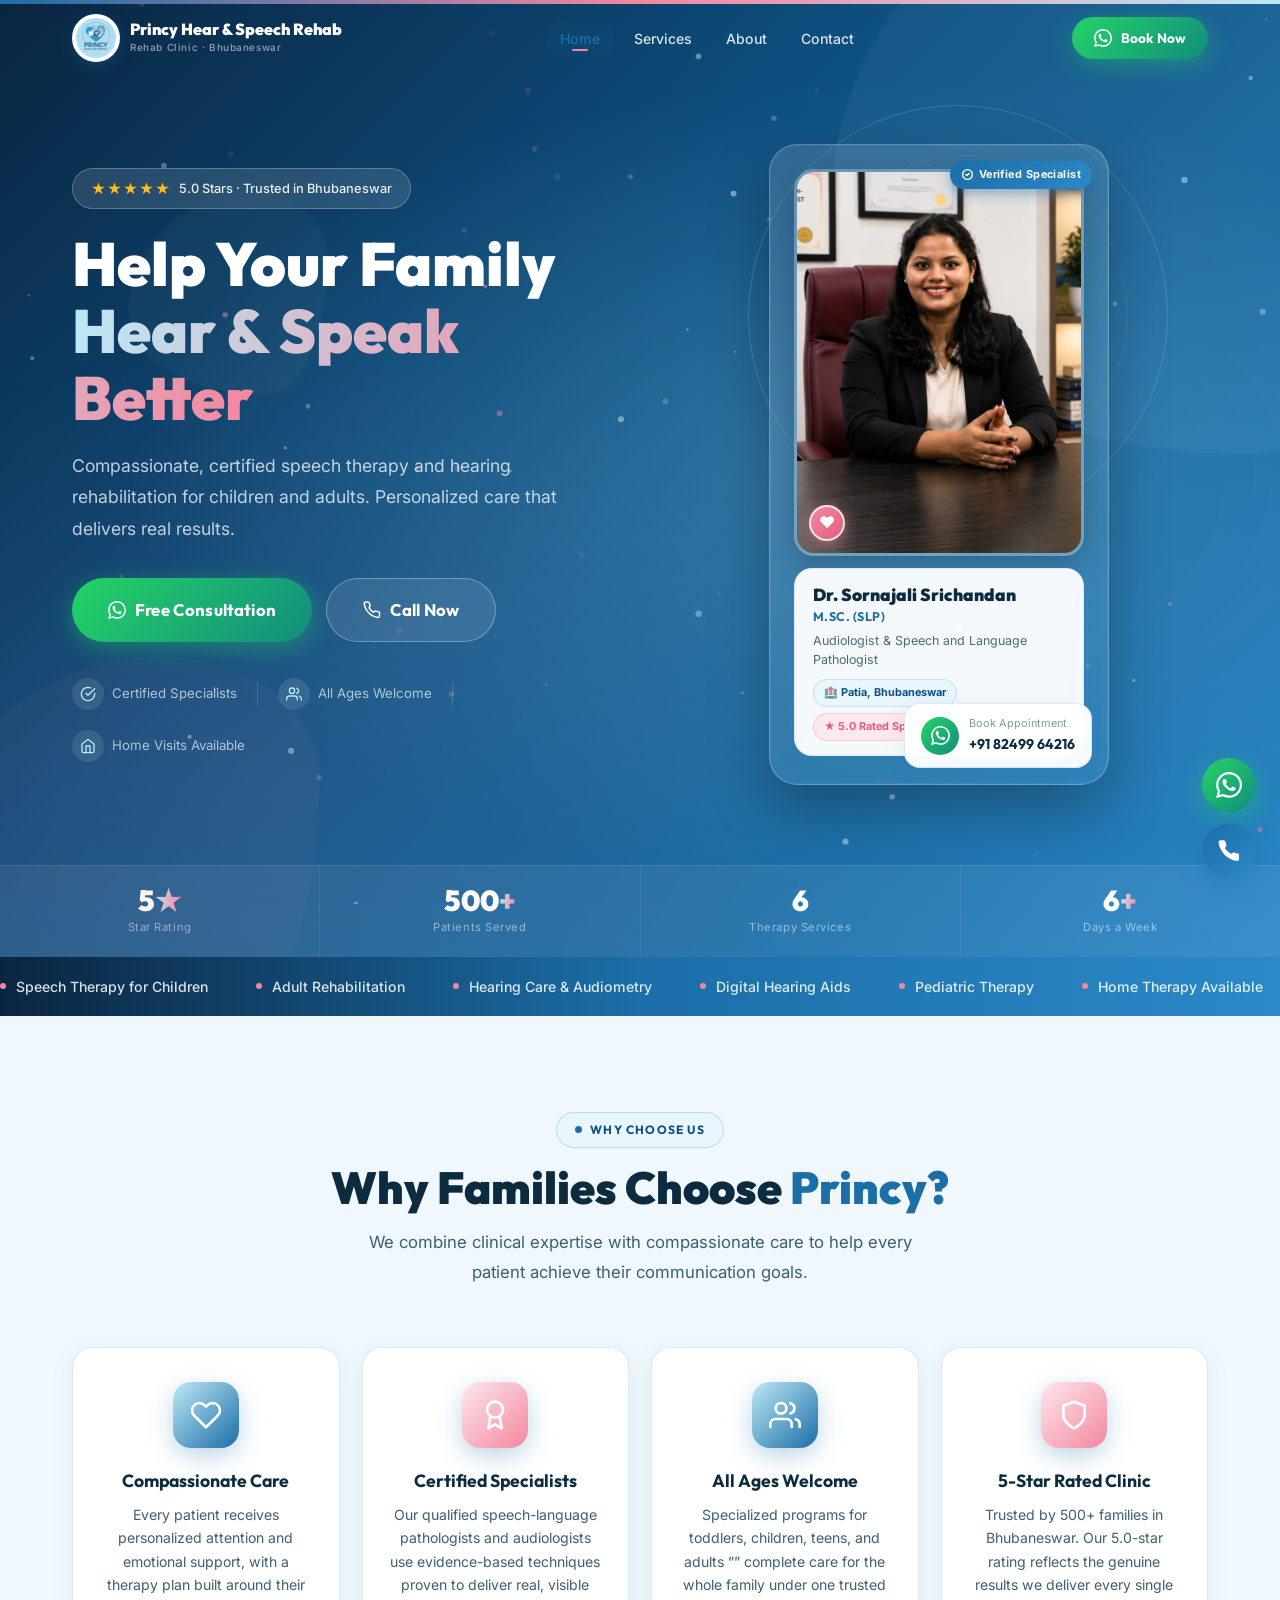
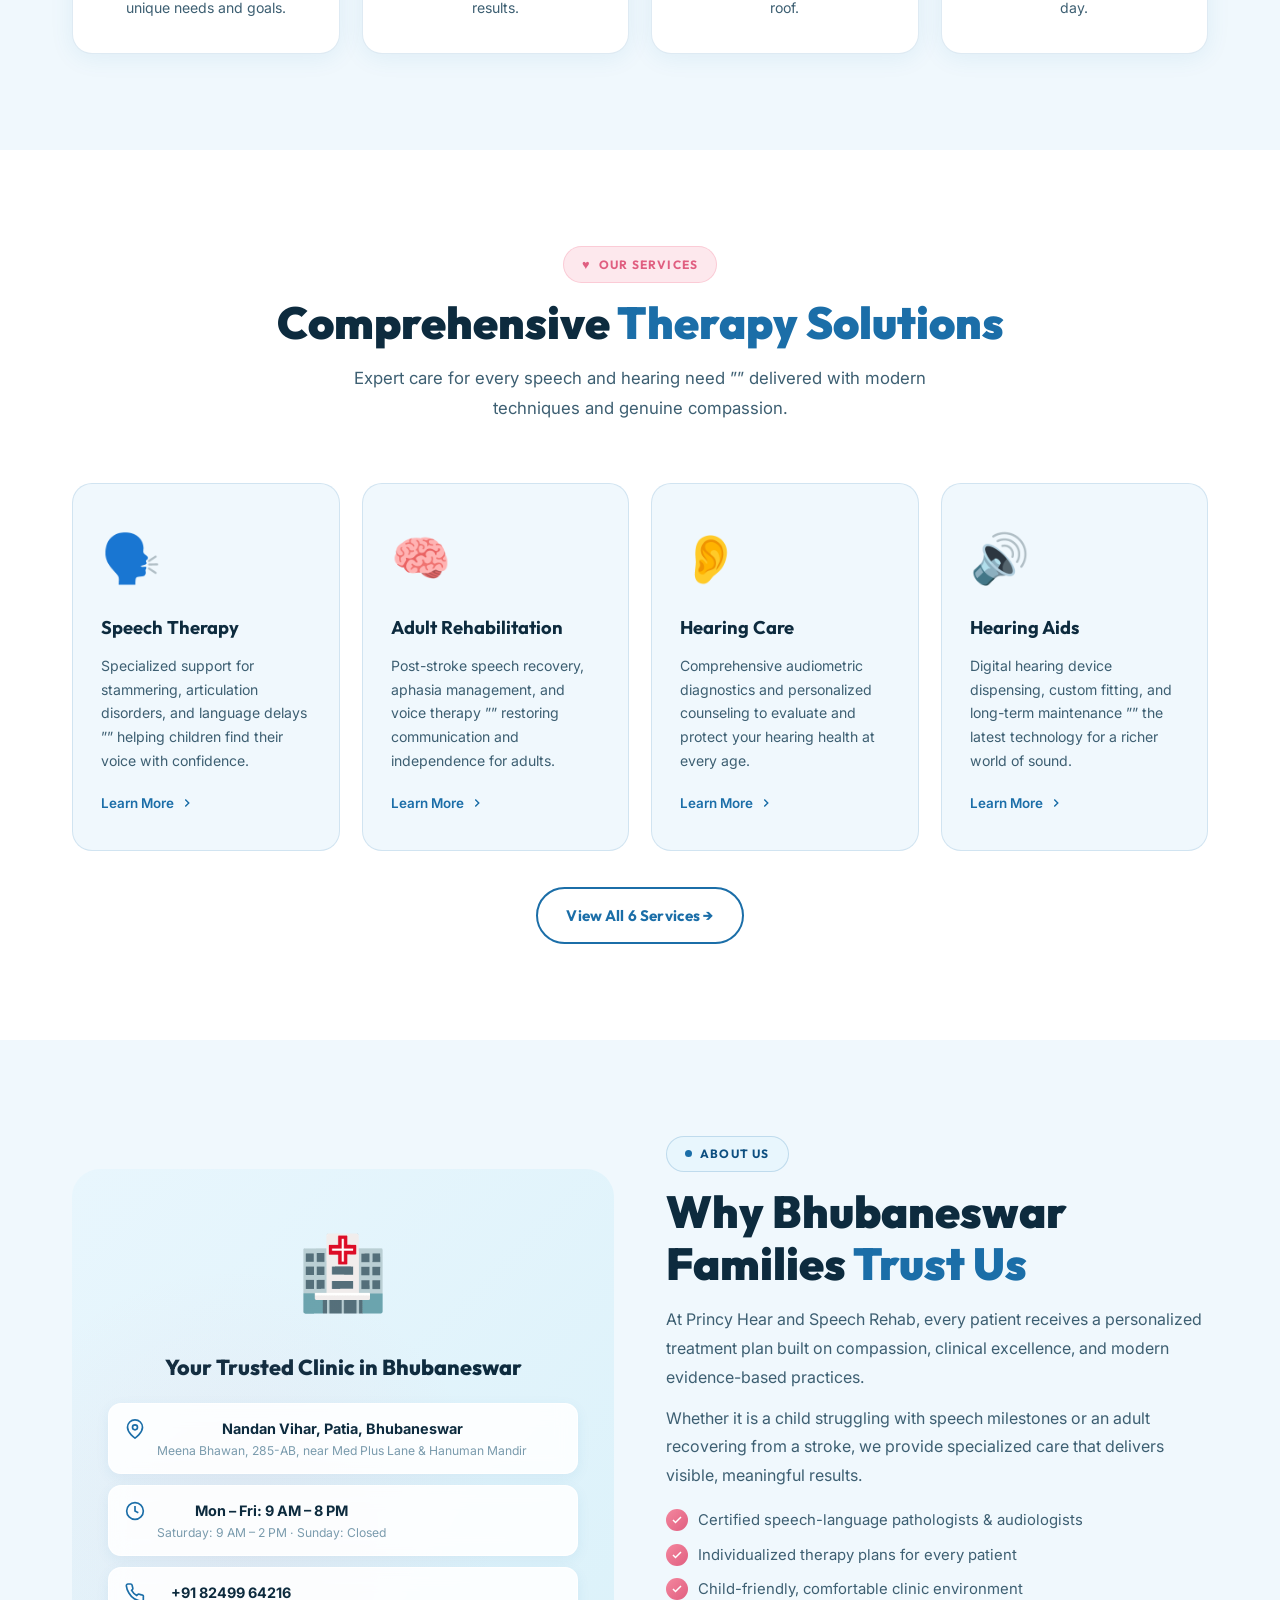
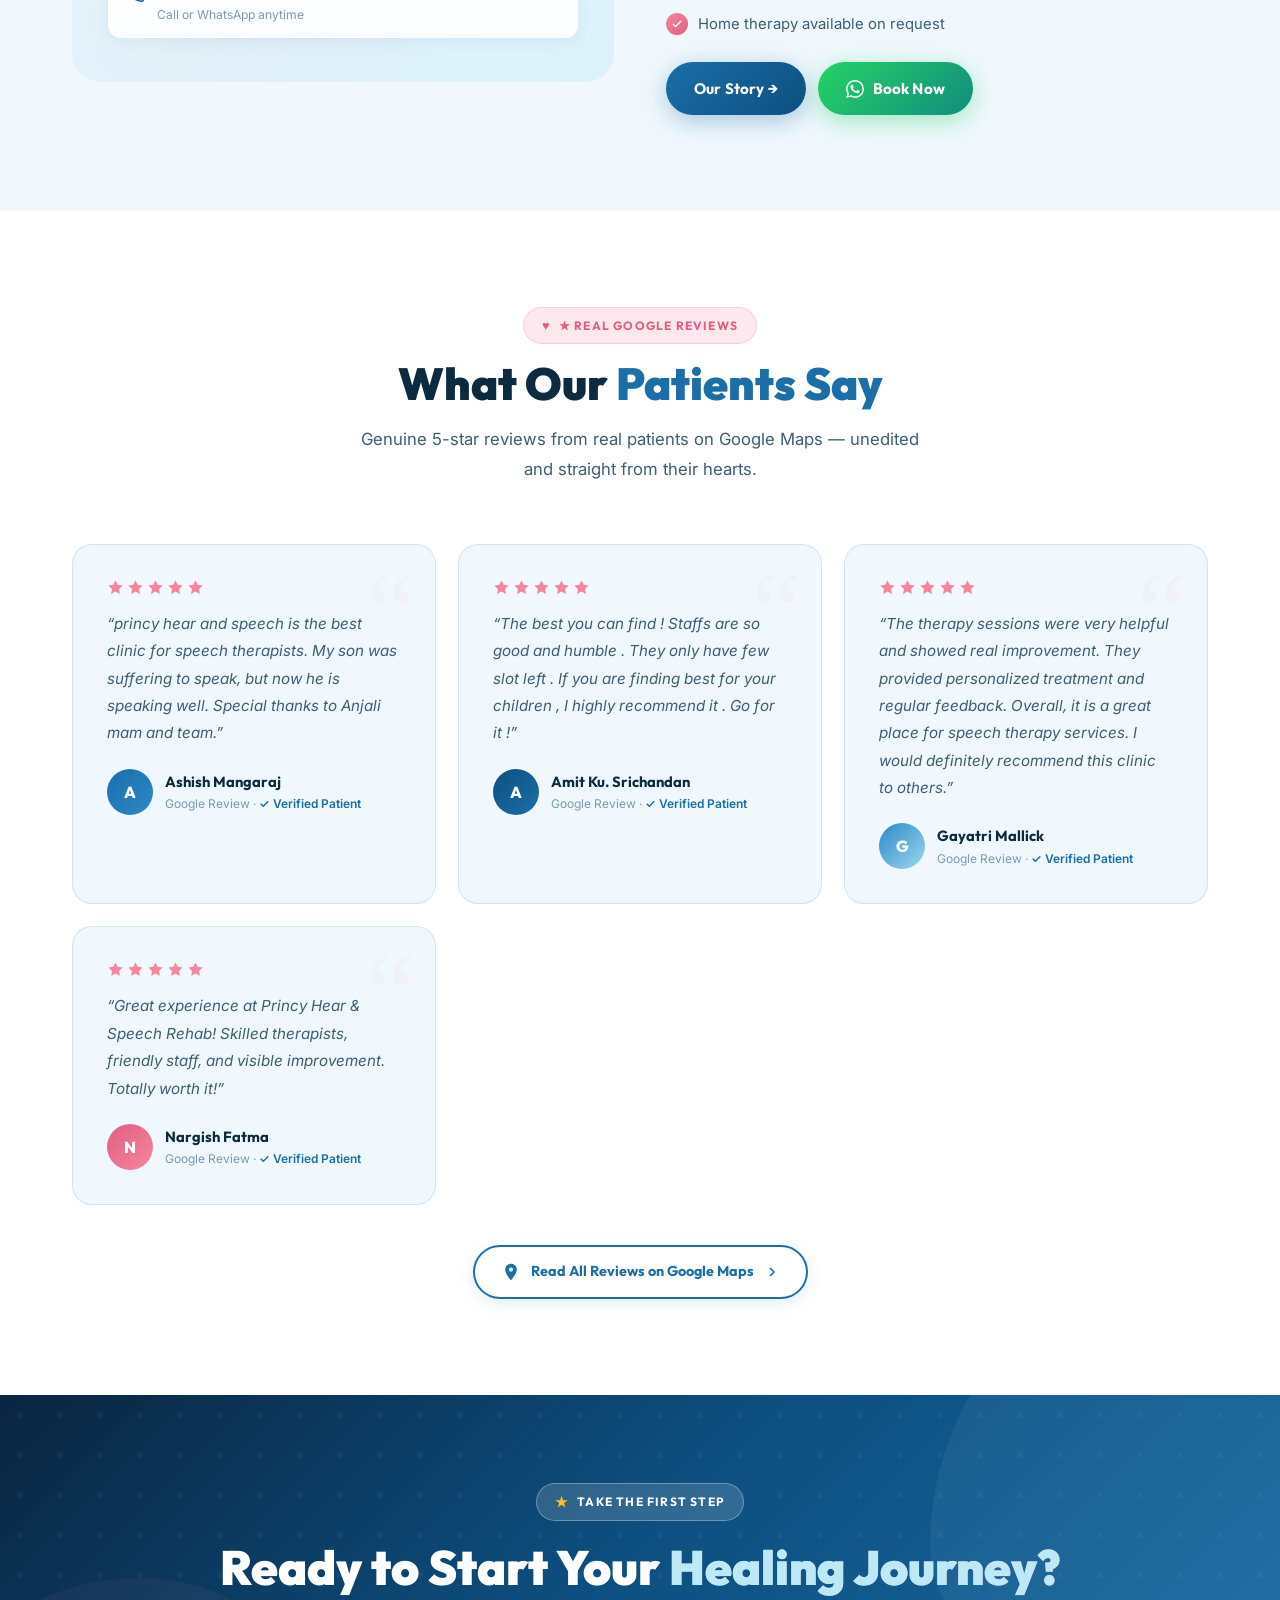
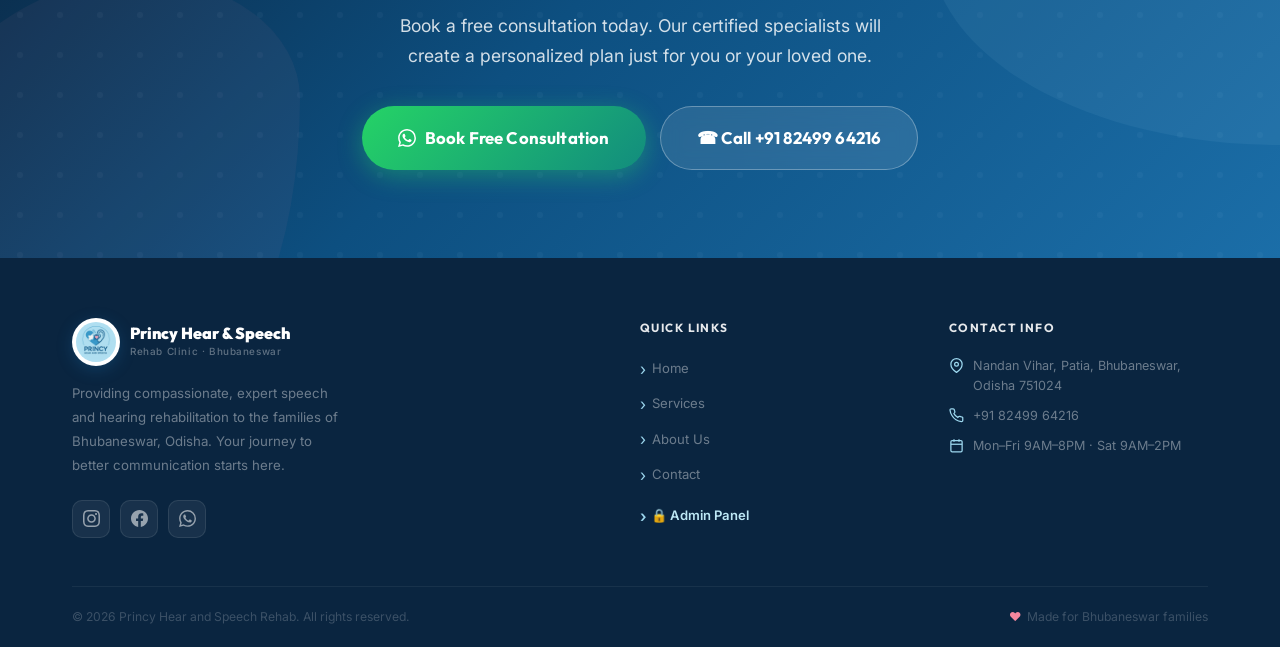
<file: index.html>
<!DOCTYPE html>
<html lang="en">
<head>
  <meta charset="UTF-8"/>
  <meta name="viewport" content="width=device-width, initial-scale=1.0"/>
  <title>Princy Hear &amp; Speech Rehab | Best Speech Therapist in Bhubaneswar</title>
  <meta name="description" content="Expert speech therapy and hearing clinic in Bhubaneswar. Princy Hear and Speech Rehab &rdquo;” rated 5.0 stars. Call +91 82499 64216."/>
  <meta property="og:title" content="Princy Hear &amp; Speech Rehab"/>
  <meta property="og:description" content="Compassionate speech &amp; hearing rehabilitation in Bhubaneswar. Rated 5.0 Stars."/>
    <link rel="icon" href="/favicon.ico" type="image/x-icon">
  <link rel="apple-touch-icon" href="/favicon.ico">
  <link rel="preconnect" href="https://fonts.googleapis.com"/>
    <link rel="icon" href="/favicon.ico" type="image/x-icon">
  <link rel="apple-touch-icon" href="/favicon.ico">
  <link rel="preconnect" href="https://fonts.gstatic.com" crossorigin/>
  <link href="https://fonts.googleapis.com/css2?family=Outfit:wght@300;400;500;600;700;800;900&family=Inter:wght@300;400;500;600;700&display=swap" rel="stylesheet"/>
  <link rel="stylesheet" href="style.css"/>
  <script src="site-data.js"></script>
  <style>
    /* HERO */
    #hero{min-height:100vh;position:relative;display:flex;flex-direction:column;overflow:hidden}
    .hero-bg{position:absolute;inset:0;background:linear-gradient(135deg,#0A2540 0%,#0D4F80 40%,#1B6EA8 75%,#2B89C8 100%);will-change:transform}
    .hero-canvas{position:absolute;inset:0;z-index:1;pointer-events:none}
    .hero-overlay{position:absolute;inset:0;z-index:1;background:radial-gradient(ellipse at 65% 50%,rgba(189,232,245,.18) 0%,transparent 60%),radial-gradient(ellipse at 20% 80%,rgba(244,135,158,.08) 0%,transparent 40%);pointer-events:none}
    .hero-blob{position:absolute;border-radius:60% 40% 30% 70%/60% 30% 70% 40%;animation:blob 10s ease-in-out infinite;pointer-events:none;z-index:1}
    .hb1{width:600px;height:600px;top:-150px;right:-150px;background:rgba(189,232,245,.05);animation-delay:0s}
    .hb2{width:400px;height:400px;bottom:-100px;left:-80px;background:rgba(244,135,158,.04);animation-delay:5s}
    .hb3{width:200px;height:200px;top:20%;left:10%;background:rgba(255,255,255,.03);animation-delay:3s}
    .hero-main{position:relative;z-index:2;flex:1;display:flex;align-items:center}
    .hero-inner{display:grid;grid-template-columns:1fr 1fr;gap:60px;align-items:center;padding:140px 0 80px;width:100%}
    .hero-tag{display:inline-flex;align-items:center;gap:8px;background:rgba(255,255,255,.12);backdrop-filter:blur(10px);border:1px solid rgba(255,255,255,.25);padding:8px 18px;border-radius:50px;margin-bottom:22px;animation:fadeUp .6s ease .05s both}
    .hero-tag .stars{color:#fbbf24;font-size:.9rem;letter-spacing:1px}
    .hero-tag span{font-size:.8rem;color:rgba(255,255,255,.9);font-weight:500}
    .hero-h1{font-family:'Outfit',sans-serif;font-size:clamp(2.2rem,5vw,3.8rem);font-weight:900;color:#fff;line-height:1.1;margin-bottom:18px;animation:fadeUp .7s ease .18s both}
    .typed-wrap{display:inline-block;position:relative}
    .typed-text{background:linear-gradient(90deg,#BDE8F5,#F4879E,#BDE8F5);background-size:200% auto;-webkit-background-clip:text;-webkit-text-fill-color:transparent;background-clip:text;animation:shimmer 3s linear infinite}
    .hero-p{font-size:1.1rem;color:rgba(255,255,255,.75);line-height:1.78;max-width:500px;margin-bottom:34px;animation:fadeUp .7s ease .3s both}
    .hero-btns{display:flex;flex-wrap:wrap;gap:14px;animation:fadeUp .7s ease .42s both}
    .hero-trust{display:flex;align-items:center;gap:20px;margin-top:36px;animation:fadeUp .7s ease .54s both;flex-wrap:wrap}
    .trust-item{display:flex;align-items:center;gap:8px;font-size:.83rem;color:rgba(255,255,255,.65)}
    .trust-icon{width:32px;height:32px;background:rgba(255,255,255,.1);border-radius:50%;display:flex;align-items:center;justify-content:center;flex-shrink:0}
    .trust-icon svg{width:16px;height:16px;stroke:#BDE8F5;fill:none;stroke-width:2}
    .trust-div{width:1px;height:24px;background:rgba(255,255,255,.15)}
    @media(max-width:1024px){.hero-inner{grid-template-columns:1fr;padding:130px 0 70px;gap:40px}}
    @media(max-width:480px){.hero-btns{flex-direction:column}.hero-btns .btn-lg{width:100%;justify-content:center}.hero-h1{font-size:2rem}}
    /* SECTIONS */
    #why{padding:96px 0;background:var(--off)}
    #services{padding:96px 0;background:#fff}
    #about-sec{padding:96px 0;background:var(--off)}
    #testimonials{padding:96px 0;background:#fff}
    /* HIGHLIGHT BAR */
    .hl-bar{background:linear-gradient(90deg,var(--p-deep),var(--p),var(--p-mid));padding:18px 0;overflow:hidden}
    .hl-track{display:flex;gap:48px;animation:wave 20s linear infinite;white-space:nowrap;width:max-content}
    .hl-item{display:flex;align-items:center;gap:10px;color:rgba(255,255,255,.85);font-size:.88rem;font-weight:500;flex-shrink:0}
    .hl-dot{width:6px;height:6px;border-radius:50%;background:var(--acc);flex-shrink:0}
    /* ACCENT STRIP */
    .acc-strip{height:4px;background:linear-gradient(90deg,var(--p),var(--acc),var(--sky),var(--acc),var(--p));background-size:200% auto;animation:shimmer 4s linear infinite}

    /* â”€â”€ DOCTOR PORTRAIT CARD â”€â”€ */
    .doc-portrait-wrap{perspective:1200px;display:flex;align-items:center;justify-content:center}
    .doc-portrait-card{
      position:relative;width:340px;
      background:linear-gradient(145deg,rgba(255,255,255,.13),rgba(189,232,245,.08));
      backdrop-filter:blur(24px);-webkit-backdrop-filter:blur(24px);
      border:1.5px solid rgba(255,255,255,.22);border-radius:28px;
      padding:24px 24px 28px;
      box-shadow:0 24px 60px rgba(0,0,0,.3),0 0 0 1px rgba(255,255,255,.06) inset;
      transform-style:preserve-3d;transition:transform .45s ease;
      overflow:visible
    }
    .doc-portrait-card:hover{transform:rotateY(-4deg) rotateX(2deg) scale(1.02)}
    /* Decorative rings */
    .dp-ring{position:absolute;border-radius:50%;border:1.5px solid rgba(189,232,245,.18);pointer-events:none}
    .dp-ring-1{width:420px;height:420px;top:-40px;right:-60px;animation:spin-slow 18s linear infinite}
    .dp-ring-2{width:320px;height:320px;top:10px;right:-20px;border-color:rgba(244,135,158,.12);animation:spin-slow 12s linear infinite reverse}
    /* Verified badge */
    .dp-verified{
      position:absolute;top:16px;right:16px;z-index:4;
      display:inline-flex;align-items:center;gap:5px;
      background:linear-gradient(135deg,#1B6EA8,#2B89C8);
      color:#fff;font-size:.68rem;font-weight:700;letter-spacing:.04em;
      padding:5px 11px;border-radius:50px;
      box-shadow:0 4px 14px rgba(27,110,168,.5);
      white-space:nowrap
    }
    .dp-verified svg{width:13px;height:13px;flex-shrink:0}
    /* Photo frame */
    .dp-photo-frame{
      position:relative;width:100%;
      aspect-ratio:3/4;border-radius:20px;overflow:hidden;
      border:3px solid rgba(255,255,255,.25);
      box-shadow:0 8px 32px rgba(0,0,0,.25);
      margin-bottom:0
    }
    .dp-photo{width:100%;height:100%;object-fit:cover;object-position:top center;display:block;transition:transform .5s ease}
    .doc-portrait-card:hover .dp-photo{transform:scale(1.04)}
    /* Heart badge on photo */
    .dp-heart-badge{
      position:absolute;bottom:12px;left:12px;z-index:3;
      width:36px;height:36px;border-radius:50%;
      background:linear-gradient(135deg,var(--acc),var(--acc-dark,#E05E80));
      display:flex;align-items:center;justify-content:center;
      font-size:1rem;color:#fff;
      box-shadow:0 4px 14px rgba(244,135,158,.55);
      animation:heart-beat 2.5s ease-in-out infinite;
      border:2px solid rgba(255,255,255,.8)
    }
    /* Info panel below photo */
    .dp-info{
      background:rgba(255,255,255,.95);backdrop-filter:blur(12px);
      border-radius:18px;padding:16px 18px 14px;margin-top:12px;
      border:1px solid rgba(27,110,168,.1);
      box-shadow:0 4px 20px rgba(27,110,168,.1)
    }
    .dp-name{font-family:'Outfit',sans-serif;font-weight:900;font-size:1.08rem;color:#0D2B3E;margin-bottom:2px;line-height:1.2}
    .dp-degree{font-family:'Outfit',sans-serif;font-weight:700;font-size:.78rem;color:#1B6EA8;letter-spacing:.04em;margin-bottom:4px;text-transform:uppercase}
    .dp-designation{font-size:.78rem;color:#4A6B7C;line-height:1.5;margin-bottom:10px}
    .dp-tags{display:flex;flex-wrap:wrap;gap:6px}
    .dp-tag{
      background:#E8F6FD;color:#0D4F80;
      font-size:.68rem;font-weight:700;padding:4px 10px;
      border-radius:50px;border:1px solid rgba(27,110,168,.15);
      white-space:nowrap
    }
    .dp-tag-pink{background:#FDE8ED;color:#E05E80;border-color:rgba(244,135,158,.3)}

    /* Responsive portrait card */
    @media(max-width:1024px){.doc-portrait-wrap{justify-content:center}.doc-portrait-card{width:300px}}
    @media(max-width:480px){.doc-portrait-card{width:100%;max-width:300px}}
  </style>

<script type="application/ld+json">
{
  "@context": "https://schema.org",
  "@type": "MedicalBusiness",
  "name": "Princy Hear and Speech Rehab",
  "image": "https://princyhearandspeech.in/logo.png",
  "url": "https://princyhearandspeech.in",
  "telephone": "+918249964216",
  "address": {
    "@type": "PostalAddress",
    "streetAddress": "Meena Bhawan, 285-AB, Nandan Vihar, near Med Plus Lane & Hanuman Mandir",
    "addressLocality": "Patia, Bhubaneswar",
    "addressRegion": "Odisha",
    "postalCode": "751024",
    "addressCountry": "IN"
  },
  "geo": {
    "@type": "GeoCoordinates",
    "latitude": 20.3609,
    "longitude": 85.8205
  },
  "openingHoursSpecification": [
    {
      "@type": "OpeningHoursSpecification",
      "dayOfWeek": ["Monday","Tuesday","Wednesday","Thursday","Friday"],
      "opens": "09:00",
      "closes": "20:00"
    },
    {
      "@type": "OpeningHoursSpecification",
      "dayOfWeek": "Saturday",
      "opens": "09:00",
      "closes": "14:00"
    }
  ],
  "aggregateRating": {
    "@type": "AggregateRating",
    "ratingValue": "5.0",
    "reviewCount": "500"
  },
  "medicalSpecialty": "Speech-Language Pathology"
}
</script></head>
<body>

<!-- ACCENT STRIP -->
<div class="acc-strip"></div>

<!-- HEADER -->
<header id="hdr">
  <div class="container">
    <nav class="nav-inner">
      <a href="index.html" class="logo">
        <img src="logo.png" data-ph-img="logo" alt="Princy Hear and Speech Rehab Logo" class="logo-img"/>
        <div class="logo-text">
          <span class="logo-name" data-ph-text="general.name">Princy Hear &amp; Speech</span>
          <span class="logo-sub" data-ph-text="general.subName">Rehab Clinic &middot; Bhubaneswar</span>
        </div>
      </a>
      <ul class="nav-links">
        <li><a href="index.html" class="active">Home</a></li>
        <li><a href="services.html">Services</a></li>
        <li><a href="about.html">About</a></li>
        <li><a href="contact.html">Contact</a></li>
      </ul>
      <div class="nav-actions">
        <a href="https://wa.me/918249964216?text=Hi%2C%20I%20want%20to%20book%20an%20appointment" target="_blank" rel="noopener" class="btn btn-wa btn-sm">
          <svg viewBox="0 0 24 24" fill="currentColor"><path d="M17.472 14.382c-.297-.149-1.758-.867-2.03-.967-.273-.099-.471-.148-.67.15-.197.297-.767.966-.94 1.164-.173.199-.347.223-.644.075-.297-.15-1.255-.463-2.39-1.475-.883-.788-1.48-1.761-1.653-2.059-.173-.297-.018-.458.13-.606.134-.133.298-.347.446-.52.149-.174.198-.298.298-.497.099-.198.05-.371-.025-.52-.075-.149-.669-1.612-.916-2.207-.242-.579-.487-.5-.669-.51-.173-.008-.371-.01-.57-.01-.198 0-.52.074-.792.372-.272.297-1.04 1.016-1.04 2.479 0 1.462 1.065 2.875 1.213 3.074.149.198 2.096 3.2 5.077 4.487.709.306 1.262.489 1.694.625.712.227 1.36.195 1.871.118.571-.085 1.758-.719 2.006-1.413.248-.694.248-1.289.173-1.413-.074-.124-.272-.198-.57-.347m-5.421 7.403h-.004a9.87 9.87 0 0 1-5.031-1.378l-.361-.214-3.741.982.998-3.648-.235-.374a9.86 9.86 0 0 1-1.51-5.26c.001-5.45 4.436-9.884 9.888-9.884 2.64 0 5.122 1.03 6.988 2.898a9.825 9.825 0 0 1 2.893 6.994c-.003 5.45-4.437 9.884-9.885 9.884m8.413-18.297A11.815 11.815 0 0 0 12.05 0C5.495 0 .16 5.335.157 11.892c0 2.096.547 4.142 1.588 5.945L.057 24l6.305-1.654a11.882 11.882 0 0 0 5.683 1.448h.005c6.554 0 11.89-5.335 11.893-11.893a11.821 11.821 0 0 0-3.48-8.413Z"/></svg>
          Book Now
        </a>
        <button class="hmb" id="hmb" aria-label="Toggle Menu"><span></span><span></span><span></span></button>
      </div>
    </nav>
  </div>
</header>

<!-- MOBILE NAV -->
<div class="nav-mob" id="nav-mob">
  <button class="nav-mob-close" id="nav-mob-close" aria-label="Close menu">&times;</button>
  <div class="nav-mob-logo">
    <img src="logo.png" data-ph-img="logo" alt="Logo"/>
    <span data-ph-text="general.name">Princy Hear &amp; Speech</span>
  </div>
  <a href="index.html" onclick="closeMob()">Home</a>
  <a href="services.html" onclick="closeMob()">Services</a>
  <a href="about.html" onclick="closeMob()">About</a>
  <a href="contact.html" onclick="closeMob()">Contact</a>
  <a href="https://wa.me/918249964216?text=Hi%2C%20I%20want%20to%20book%20an%20appointment" target="_blank" rel="noopener" class="btn btn-wa" style="margin-top:16px;width:260px;justify-content:center">Book on WhatsApp</a>
</div>

<!-- HERO -->
<section id="hero">
  <div class="hero-bg" id="hero-bg"></div>
  <canvas class="hero-canvas" id="hero-canvas"></canvas>
  <div class="hero-overlay"></div>
  <div class="hero-blob hb1"></div>
  <div class="hero-blob hb2"></div>
  <div class="hero-blob hb3"></div>
  <div class="hero-main">
    <div class="container">
      <div class="hero-inner">
        <!-- TEXT SIDE -->
        <div class="hero-text">
          <div class="hero-tag"><span class="stars">&#9733;&#9733;&#9733;&#9733;&#9733;</span><span>5.0 Stars &middot; Trusted in Bhubaneswar</span></div>
          <h1 class="hero-h1">Help Your Family<br/><span class="typed-wrap"><span class="typed-text" id="typed-text">Hear &amp; Speak Better</span></span></h1>
          <p class="hero-p">Compassionate, certified speech therapy and hearing rehabilitation for children and adults. Personalized care that delivers real results.</p>
          <div class="hero-btns">
            <a href="https://wa.me/918249964216?text=Hi%2C%20I%20want%20to%20book%20a%20free%20consultation" target="_blank" rel="noopener" class="btn btn-wa btn-lg">
              <svg viewBox="0 0 24 24" fill="currentColor"><path d="M17.472 14.382c-.297-.149-1.758-.867-2.03-.967-.273-.099-.471-.148-.67.15-.197.297-.767.966-.94 1.164-.173.199-.347.223-.644.075-.297-.15-1.255-.463-2.39-1.475-.883-.788-1.48-1.761-1.653-2.059-.173-.297-.018-.458.13-.606.134-.133.298-.347.446-.52.149-.174.198-.298.298-.497.099-.198.05-.371-.025-.52-.075-.149-.669-1.612-.916-2.207-.242-.579-.487-.5-.669-.51-.173-.008-.371-.01-.57-.01-.198 0-.52.074-.792.372-.272.297-1.04 1.016-1.04 2.479 0 1.462 1.065 2.875 1.213 3.074.149.198 2.096 3.2 5.077 4.487.709.306 1.262.489 1.694.625.712.227 1.36.195 1.871.118.571-.085 1.758-.719 2.006-1.413.248-.694.248-1.289.173-1.413-.074-.124-.272-.198-.57-.347m-5.421 7.403h-.004a9.87 9.87 0 0 1-5.031-1.378l-.361-.214-3.741.982.998-3.648-.235-.374a9.86 9.86 0 0 1-1.51-5.26c.001-5.45 4.436-9.884 9.888-9.884 2.64 0 5.122 1.03 6.988 2.898a9.825 9.825 0 0 1 2.893 6.994c-.003 5.45-4.437 9.884-9.885 9.884m8.413-18.297A11.815 11.815 0 0 0 12.05 0C5.495 0 .16 5.335.157 11.892c0 2.096.547 4.142 1.588 5.945L.057 24l6.305-1.654a11.882 11.882 0 0 0 5.683 1.448h.005c6.554 0 11.89-5.335 11.893-11.893a11.821 11.821 0 0 0-3.48-8.413Z"/></svg>
              Free Consultation
            </a>
            <a href="tel:+918249964216" class="btn btn-ghost btn-lg">
              <svg viewBox="0 0 24 24" stroke="white" fill="none" stroke-width="2"><path d="M22 16.92v3a2 2 0 0 1-2.18 2 19.79 19.79 0 0 1-8.63-3.07A19.5 19.5 0 0 1 4.69 12 19.79 19.79 0 0 1 1.61 3.4 2 2 0 0 1 3.6 1.21h3a2 2 0 0 1 2 1.72 12.84 12.84 0 0 0 .7 2.81 2 2 0 0 1-.45 2.11L7.91 8.96a16 16 0 0 0 6.13 6.13l1.11-1.11a2 2 0 0 1 2.11-.45 12.84 12.84 0 0 0 2.81.7A2 2 0 0 1 22 16.92Z" stroke-linecap="round" stroke-linejoin="round"/></svg>
              Call Now
            </a>
          </div>
          <div class="hero-trust">
            <div class="trust-item"><div class="trust-icon"><svg viewBox="0 0 24 24"><path d="M22 11.08V12a10 10 0 1 1-5.93-9.14" stroke-linecap="round" stroke-linejoin="round"/><polyline points="22 4 12 14.01 9 11.01" stroke-linecap="round" stroke-linejoin="round"/></svg></div><span>Certified Specialists</span></div>
            <div class="trust-div"></div>
            <div class="trust-item"><div class="trust-icon"><svg viewBox="0 0 24 24"><path d="M17 21v-2a4 4 0 0 0-4-4H5a4 4 0 0 0-4 4v2" stroke-linecap="round" stroke-linejoin="round"/><circle cx="9" cy="7" r="4" stroke-linecap="round"/><path d="M23 21v-2a4 4 0 0 0-3-3.87" stroke-linecap="round"/><path d="M16 3.13a4 4 0 0 1 0 7.75" stroke-linecap="round"/></svg></div><span>All Ages Welcome</span></div>
            <div class="trust-div"></div>
            <div class="trust-item"><div class="trust-icon"><svg viewBox="0 0 24 24"><path d="M3 9l9-7 9 7v11a2 2 0 0 1-2 2H5a2 2 0 0 1-2-2z" stroke-linecap="round" stroke-linejoin="round"/><polyline points="9 22 9 12 15 12 15 22" stroke-linecap="round" stroke-linejoin="round"/></svg></div><span>Home Visits Available</span></div>
          </div>
        </div>
        <!-- DOCTOR PORTRAIT CARD -->
        <div class="doc-portrait-wrap" style="animation:slideLeft .8s ease .15s both">
          <div class="doc-portrait-card" id="doc-card">
            <!-- Decorative rings -->
            <div class="dp-ring dp-ring-1"></div>
            <div class="dp-ring dp-ring-2"></div>
            <!-- Verified badge top-right -->
            <div class="dp-verified">
              <svg viewBox="0 0 24 24" fill="none"><path d="M9 12l2 2 4-4m6 2a9 9 0 1 1-18 0 9 9 0 0 1 18 0z" stroke="#fff" stroke-width="2.5" stroke-linecap="round" stroke-linejoin="round"/></svg>
              Verified Specialist
            </div>
            <!-- Photo frame -->
            <div class="dp-photo-frame">
              <img src="doctor.jpg" data-ph-img="doctorHero" alt="Dr. Sornajali Srichandan – Audiologist &amp; Speech Therapist" class="dp-photo"/>
              <!-- Heart pulse on photo -->
              <div class="dp-heart-badge">&#x2665;</div>
            </div>
            <!-- Name & designation -->
            <div class="dp-info">
              <div class="dp-name" data-ph-text="doctorHero.name">Sornajali Srichandan</div>
              <div class="dp-degree" data-ph-text="doctorHero.degree">M.Sc. (SLP)</div>
              <div class="dp-designation" data-ph-text="doctorHero.designation">Audiologist &amp; Speech and Language Pathologist</div>
              <!-- Tag row -->
              <div class="dp-tags">
                <span class="dp-tag" data-ph-text="doctorHero.locationTag">&#x1F3E5; Patia, Bhubaneswar</span>
                <span class="dp-tag dp-tag-pink" data-ph-text="doctorHero.ratingTag">&#9733; 5.0 Rated</span>
              </div>
            </div>
            <!-- WhatsApp float card -->
            <div class="doc-float">
              <div class="doc-float-ic"><svg viewBox="0 0 24 24" fill="#fff"><path d="M17.472 14.382c-.297-.149-1.758-.867-2.03-.967-.273-.099-.471-.148-.67.15-.197.297-.767.966-.94 1.164-.173.199-.347.223-.644.075-.297-.15-1.255-.463-2.39-1.475-.883-.788-1.48-1.761-1.653-2.059-.173-.297-.018-.458.13-.606.134-.133.298-.347.446-.52.149-.174.198-.298.298-.497.099-.198.05-.371-.025-.52-.075-.149-.669-1.612-.916-2.207-.242-.579-.487-.5-.669-.51-.173-.008-.371-.01-.57-.01-.198 0-.52.074-.792.372-.272.297-1.04 1.016-1.04 2.479 0 1.462 1.065 2.875 1.213 3.074.149.198 2.096 3.2 5.077 4.487.709.306 1.262.489 1.694.625.712.227 1.36.195 1.871.118.571-.085 1.758-.719 2.006-1.413.248-.694.248-1.289.173-1.413-.074-.124-.272-.198-.57-.347m-5.421 7.403h-.004a9.87 9.87 0 0 1-5.031-1.378l-.361-.214-3.741.982.998-3.648-.235-.374a9.86 9.86 0 0 1-1.51-5.26c.001-5.45 4.436-9.884 9.888-9.884 2.64 0 5.122 1.03 6.988 2.898a9.825 9.825 0 0 1 2.893 6.994c-.003 5.45-4.437 9.884-9.885 9.884m8.413-18.297A11.815 11.815 0 0 0 12.05 0C5.495 0 .16 5.335.157 11.892c0 2.096.547 4.142 1.588 5.945L.057 24l6.305-1.654a11.882 11.882 0 0 0 5.683 1.448h.005c6.554 0 11.89-5.335 11.893-11.893a11.821 11.821 0 0 0-3.48-8.413Z"/></svg></div>
              <div class="doc-float-tx"><small>Book Appointment</small><strong>+91 82499 64216</strong></div>
            </div>
          </div>
        </div>
      </div>
    </div>
  </div>
  <!-- STATS BAR -->
  <div class="stats-bar">
    <div class="stats-bar-inner">
      <div class="sb-item"><span class="sb-num">5.0<span>&#9733;</span></span><div class="sb-lbl">Star Rating</div></div>
      <div class="sb-item"><span class="sb-num">500<span>+</span></span><div class="sb-lbl">Patients Served</div></div>
      <div class="sb-item"><span class="sb-num">6</span><div class="sb-lbl">Therapy Services</div></div>
      <div class="sb-item"><span class="sb-num">6<span>+</span></span><div class="sb-lbl">Days a Week</div></div>
    </div>
  </div>
</section>

<!-- SCROLLING HIGHLIGHT BAR -->
<div class="hl-bar">
  <div class="hl-track">
    <span class="hl-item"><span class="hl-dot"></span> Speech Therapy for Children</span>
    <span class="hl-item"><span class="hl-dot"></span> Adult Rehabilitation</span>
    <span class="hl-item"><span class="hl-dot"></span> Hearing Care &amp; Audiometry</span>
    <span class="hl-item"><span class="hl-dot"></span> Digital Hearing Aids</span>
    <span class="hl-item"><span class="hl-dot"></span> Pediatric Therapy</span>
    <span class="hl-item"><span class="hl-dot"></span> Home Therapy Available</span>
    <span class="hl-item"><span class="hl-dot"></span> 5.0 Star Rated Clinic</span>
    <span class="hl-item"><span class="hl-dot"></span> Certified Specialists</span>
    <span class="hl-item"><span class="hl-dot"></span> Speech Therapy for Children</span>
    <span class="hl-item"><span class="hl-dot"></span> Adult Rehabilitation</span>
    <span class="hl-item"><span class="hl-dot"></span> Hearing Care &amp; Audiometry</span>
    <span class="hl-item"><span class="hl-dot"></span> Digital Hearing Aids</span>
    <span class="hl-item"><span class="hl-dot"></span> Pediatric Therapy</span>
    <span class="hl-item"><span class="hl-dot"></span> Home Therapy Available</span>
    <span class="hl-item"><span class="hl-dot"></span> 5.0 Star Rated Clinic</span>
    <span class="hl-item"><span class="hl-dot"></span> Certified Specialists</span>
  </div>
</div>

<!-- WHY US -->
<section id="why">
  <div class="container">
    <div class="sec-head">
      <div class="badge badge-blue fu">Why Choose Us</div>
      <h2 class="stit fu d1">Why Families Choose <span>Princy?</span></h2>
      <p class="ssub fu d2">We combine clinical expertise with compassionate care to help every patient achieve their communication goals.</p>
    </div>
    <div class="why-grid">
      <div class="why-card fu d1"><div class="why-icon"><svg viewBox="0 0 24 24"><path d="M20.84 4.61a5.5 5.5 0 0 0-7.78 0L12 5.67l-1.06-1.06a5.5 5.5 0 0 0-7.78 7.78l1.06 1.06L12 21.23l7.78-7.78 1.06-1.06a5.5 5.5 0 0 0 0-7.78z" stroke-linecap="round" stroke-linejoin="round"/></svg></div><h3>Compassionate Care</h3><p>Every patient receives personalized attention and emotional support, with a therapy plan built around their unique needs and goals.</p></div>
      <div class="why-card accent fu d2"><div class="why-icon"><svg viewBox="0 0 24 24"><circle cx="12" cy="8" r="6" stroke-linecap="round"/><path d="M15.477 12.89 17 22l-5-3-5 3 1.523-9.11" stroke-linecap="round" stroke-linejoin="round"/></svg></div><h3>Certified Specialists</h3><p>Our qualified speech-language pathologists and audiologists use evidence-based techniques proven to deliver real, visible results.</p></div>
      <div class="why-card fu d3"><div class="why-icon"><svg viewBox="0 0 24 24"><path d="M17 21v-2a4 4 0 0 0-4-4H5a4 4 0 0 0-4 4v2" stroke-linecap="round"/><circle cx="9" cy="7" r="4" stroke-linecap="round"/><path d="M23 21v-2a4 4 0 0 0-3-3.87M16 3.13a4 4 0 0 1 0 7.75" stroke-linecap="round"/></svg></div><h3>All Ages Welcome</h3><p>Specialized programs for toddlers, children, teens, and adults &rdquo;” complete care for the whole family under one trusted roof.</p></div>
      <div class="why-card accent fu d4"><div class="why-icon"><svg viewBox="0 0 24 24"><path d="M12 22s8-4 8-10V5l-8-3-8 3v7c0 6 8 10 8 10z" stroke-linecap="round" stroke-linejoin="round"/></svg></div><h3>5-Star Rated Clinic</h3><p>Trusted by 500+ families in Bhubaneswar. Our 5.0-star rating reflects the genuine results we deliver every single day.</p></div>
    </div>
  </div>
</section>

<!-- SERVICES -->
<section id="services">
  <div class="container">
    <div class="sec-head">
      <div class="badge badge-pink fu">Our Services</div>
      <h2 class="stit fu d1">Comprehensive <span>Therapy Solutions</span></h2>
      <p class="ssub fu d2">Expert care for every speech and hearing need &rdquo;” delivered with modern techniques and genuine compassion.</p>
    </div>
    <div class="svc-grid">
      <article class="svc-card fu d1"><span class="svc-emoji">&#x1F5E3;&#xFE0F;</span><h3>Speech Therapy</h3><p>Specialized support for stammering, articulation disorders, and language delays &rdquo;” helping children find their voice with confidence.</p><a href="services.html" class="svc-link">Learn More <svg viewBox="0 0 24 24"><polyline points="9 18 15 12 9 6"/></svg></a></article>
      <article class="svc-card fu d2"><span class="svc-emoji">&#x1F9E0;</span><h3>Adult Rehabilitation</h3><p>Post-stroke speech recovery, aphasia management, and voice therapy &rdquo;” restoring communication and independence for adults.</p><a href="services.html" class="svc-link">Learn More <svg viewBox="0 0 24 24"><polyline points="9 18 15 12 9 6"/></svg></a></article>
      <article class="svc-card fu d3"><span class="svc-emoji">&#x1F442;</span><h3>Hearing Care</h3><p>Comprehensive audiometric diagnostics and personalized counseling to evaluate and protect your hearing health at every age.</p><a href="services.html" class="svc-link">Learn More <svg viewBox="0 0 24 24"><polyline points="9 18 15 12 9 6"/></svg></a></article>
      <article class="svc-card fu d4"><span class="svc-emoji">&#x1F50A;</span><h3>Hearing Aids</h3><p>Digital hearing device dispensing, custom fitting, and long-term maintenance &rdquo;” the latest technology for a richer world of sound.</p><a href="services.html" class="svc-link">Learn More <svg viewBox="0 0 24 24"><polyline points="9 18 15 12 9 6"/></svg></a></article>
    </div>
    <div class="fu d5" style="text-align:center;margin-top:36px"><a href="services.html" class="btn btn-outline">View All 6 Services &rarr;</a></div>
  </div>
</section>

<!-- ABOUT SNIPPET -->
<section id="about-sec">
  <div class="container">
    <div class="about-grid">
      <div class="about-vis sr">
        <span class="about-vis-icon">&#x1F3E5;</span>
        <h3>Your Trusted Clinic in Bhubaneswar</h3>
        <div class="loc-cards">
          <div class="loc-card"><svg viewBox="0 0 24 24"><path d="M21 10c0 7-9 13-9 13s-9-6-9-13a9 9 0 0 1 18 0z" stroke-linecap="round"/><circle cx="12" cy="10" r="3"/></svg><div><strong>Nandan Vihar, Patia, Bhubaneswar</strong><span>Meena Bhawan, 285-AB, near Med Plus Lane &amp; Hanuman Mandir</span></div></div>
          <div class="loc-card"><svg viewBox="0 0 24 24"><circle cx="12" cy="12" r="10"/><polyline points="12 6 12 12 16 14"/></svg><div><strong>Mon &ndash; Fri: 9 AM &ndash; 8 PM</strong><span>Saturday: 9 AM &ndash; 2 PM &middot; Sunday: Closed</span></div></div>
          <div class="loc-card"><svg viewBox="0 0 24 24"><path d="M22 16.92v3a2 2 0 0 1-2.18 2 19.79 19.79 0 0 1-8.63-3.07A19.5 19.5 0 0 1 4.69 12 19.79 19.79 0 0 1 1.61 3.4 2 2 0 0 1 3.6 1.21h3a2 2 0 0 1 2 1.72 12.84 12.84 0 0 0 .7 2.81 2 2 0 0 1-.45 2.11L7.91 8.96a16 16 0 0 0 6.13 6.13l1.11-1.11a2 2 0 0 1 2.11-.45 12.84 12.84 0 0 0 2.81.7A2 2 0 0 1 22 16.92Z" stroke-linecap="round"/></svg><div><strong>+91 82499 64216</strong><span>Call or WhatsApp anytime</span></div></div>
        </div>
      </div>
      <div class="sl">
        <div class="badge badge-blue">About Us</div>
        <h2 class="stit">Why Bhubaneswar Families <span>Trust Us</span></h2>
        <p style="font-size:1rem;color:var(--body);line-height:1.8;margin-bottom:12px">At Princy Hear and Speech Rehab, every patient receives a personalized treatment plan built on compassion, clinical excellence, and modern evidence-based practices.</p>
        <p style="font-size:1rem;color:var(--body);line-height:1.8;margin-bottom:18px">Whether it is a child struggling with speech milestones or an adult recovering from a stroke, we provide specialized care that delivers visible, meaningful results.</p>
        <ul class="checklist">
          <li><div class="check-ic"><svg viewBox="0 0 24 24"><polyline points="20 6 9 17 4 12"/></svg></div>Certified speech-language pathologists &amp; audiologists</li>
          <li><div class="check-ic"><svg viewBox="0 0 24 24"><polyline points="20 6 9 17 4 12"/></svg></div>Individualized therapy plans for every patient</li>
          <li><div class="check-ic"><svg viewBox="0 0 24 24"><polyline points="20 6 9 17 4 12"/></svg></div>Child-friendly, comfortable clinic environment</li>
          <li><div class="check-ic"><svg viewBox="0 0 24 24"><polyline points="20 6 9 17 4 12"/></svg></div>Home therapy available on request</li>
        </ul>
        <div style="display:flex;gap:12px;flex-wrap:wrap">
          <a href="about.html" class="btn btn-primary">Our Story &rarr;</a>
          <a href="https://wa.me/918249964216?text=Hi%2C%20I%20want%20to%20book%20a%20consultation" target="_blank" rel="noopener" class="btn btn-wa"><svg viewBox="0 0 24 24" fill="currentColor"><path d="M17.472 14.382c-.297-.149-1.758-.867-2.03-.967-.273-.099-.471-.148-.67.15-.197.297-.767.966-.94 1.164-.173.199-.347.223-.644.075-.297-.15-1.255-.463-2.39-1.475-.883-.788-1.48-1.761-1.653-2.059-.173-.297-.018-.458.13-.606.134-.133.298-.347.446-.52.149-.174.198-.298.298-.497.099-.198.05-.371-.025-.52-.075-.149-.669-1.612-.916-2.207-.242-.579-.487-.5-.669-.51-.173-.008-.371-.01-.57-.01-.198 0-.52.074-.792.372-.272.297-1.04 1.016-1.04 2.479 0 1.462 1.065 2.875 1.213 3.074.149.198 2.096 3.2 5.077 4.487.709.306 1.262.489 1.694.625.712.227 1.36.195 1.871.118.571-.085 1.758-.719 2.006-1.413.248-.694.248-1.289.173-1.413-.074-.124-.272-.198-.57-.347m-5.421 7.403h-.004a9.87 9.87 0 0 1-5.031-1.378l-.361-.214-3.741.982.998-3.648-.235-.374a9.86 9.86 0 0 1-1.51-5.26c.001-5.45 4.436-9.884 9.888-9.884 2.64 0 5.122 1.03 6.988 2.898a9.825 9.825 0 0 1 2.893 6.994c-.003 5.45-4.437 9.884-9.885 9.884m8.413-18.297A11.815 11.815 0 0 0 12.05 0C5.495 0 .16 5.335.157 11.892c0 2.096.547 4.142 1.588 5.945L.057 24l6.305-1.654a11.882 11.882 0 0 0 5.683 1.448h.005c6.554 0 11.89-5.335 11.893-11.893a11.821 11.821 0 0 0-3.48-8.413Z"/></svg>Book Now</a>
        </div>
      </div>
    </div>
  </div>
</section>

<!-- TESTIMONIALS -->
<section id="testimonials">
  <div class="container">
    <div class="sec-head">
      <div class="badge badge-pink fu">&#9733; Real Google Reviews</div>
      <h2 class="stit fu d1">What Our <span>Patients Say</span></h2>
      <p class="ssub fu d2">Genuine 5-star reviews from real patients on Google Maps &mdash; unedited and straight from their hearts.</p>
    </div>
    <div class="tm-grid">

      <!-- Review 1 -->
      <div class="tm-card fu d1">
        <div class="tm-stars">
          <svg viewBox="0 0 24 24"><path d="M12 2l3.09 6.26L22 9.27l-5 4.87 1.18 6.88L12 17.77l-6.18 3.25L7 14.14 2 9.27l6.91-1.01L12 2z"/></svg>
          <svg viewBox="0 0 24 24"><path d="M12 2l3.09 6.26L22 9.27l-5 4.87 1.18 6.88L12 17.77l-6.18 3.25L7 14.14 2 9.27l6.91-1.01L12 2z"/></svg>
          <svg viewBox="0 0 24 24"><path d="M12 2l3.09 6.26L22 9.27l-5 4.87 1.18 6.88L12 17.77l-6.18 3.25L7 14.14 2 9.27l6.91-1.01L12 2z"/></svg>
          <svg viewBox="0 0 24 24"><path d="M12 2l3.09 6.26L22 9.27l-5 4.87 1.18 6.88L12 17.77l-6.18 3.25L7 14.14 2 9.27l6.91-1.01L12 2z"/></svg>
          <svg viewBox="0 0 24 24"><path d="M12 2l3.09 6.26L22 9.27l-5 4.87 1.18 6.88L12 17.77l-6.18 3.25L7 14.14 2 9.27l6.91-1.01L12 2z"/></svg>
        </div>
        <p class="tm-text">&ldquo;princy hear and speech is the best clinic for speech therapists. My son was suffering to speak, but now he is speaking well. Special thanks to Anjali mam and team.&rdquo;</p>
        <div class="tm-author">
          <div class="tm-av av1">A</div>
          <div>
            <div class="tm-name">Ashish Mangaraj</div>
            <div class="tm-role">Google Review &middot; <span style="color:#1B6EA8;font-weight:600">&#10003; Verified Patient</span></div>
          </div>
        </div>
      </div>

      <!-- Review 2 -->
      <div class="tm-card fu d2">
        <div class="tm-stars">
          <svg viewBox="0 0 24 24"><path d="M12 2l3.09 6.26L22 9.27l-5 4.87 1.18 6.88L12 17.77l-6.18 3.25L7 14.14 2 9.27l6.91-1.01L12 2z"/></svg>
          <svg viewBox="0 0 24 24"><path d="M12 2l3.09 6.26L22 9.27l-5 4.87 1.18 6.88L12 17.77l-6.18 3.25L7 14.14 2 9.27l6.91-1.01L12 2z"/></svg>
          <svg viewBox="0 0 24 24"><path d="M12 2l3.09 6.26L22 9.27l-5 4.87 1.18 6.88L12 17.77l-6.18 3.25L7 14.14 2 9.27l6.91-1.01L12 2z"/></svg>
          <svg viewBox="0 0 24 24"><path d="M12 2l3.09 6.26L22 9.27l-5 4.87 1.18 6.88L12 17.77l-6.18 3.25L7 14.14 2 9.27l6.91-1.01L12 2z"/></svg>
          <svg viewBox="0 0 24 24"><path d="M12 2l3.09 6.26L22 9.27l-5 4.87 1.18 6.88L12 17.77l-6.18 3.25L7 14.14 2 9.27l6.91-1.01L12 2z"/></svg>
        </div>
        <p class="tm-text">&ldquo;The best you can find ! Staffs are so good and humble . They only have few slot left . If you are finding best for your children , I highly recommend it . Go for it !&rdquo;</p>
        <div class="tm-author">
          <div class="tm-av av2">A</div>
          <div>
            <div class="tm-name">Amit Ku. Srichandan</div>
            <div class="tm-role">Google Review &middot; <span style="color:#1B6EA8;font-weight:600">&#10003; Verified Patient</span></div>
          </div>
        </div>
      </div>

      <!-- Review 3 -->
      <div class="tm-card fu d3">
        <div class="tm-stars">
          <svg viewBox="0 0 24 24"><path d="M12 2l3.09 6.26L22 9.27l-5 4.87 1.18 6.88L12 17.77l-6.18 3.25L7 14.14 2 9.27l6.91-1.01L12 2z"/></svg>
          <svg viewBox="0 0 24 24"><path d="M12 2l3.09 6.26L22 9.27l-5 4.87 1.18 6.88L12 17.77l-6.18 3.25L7 14.14 2 9.27l6.91-1.01L12 2z"/></svg>
          <svg viewBox="0 0 24 24"><path d="M12 2l3.09 6.26L22 9.27l-5 4.87 1.18 6.88L12 17.77l-6.18 3.25L7 14.14 2 9.27l6.91-1.01L12 2z"/></svg>
          <svg viewBox="0 0 24 24"><path d="M12 2l3.09 6.26L22 9.27l-5 4.87 1.18 6.88L12 17.77l-6.18 3.25L7 14.14 2 9.27l6.91-1.01L12 2z"/></svg>
          <svg viewBox="0 0 24 24"><path d="M12 2l3.09 6.26L22 9.27l-5 4.87 1.18 6.88L12 17.77l-6.18 3.25L7 14.14 2 9.27l6.91-1.01L12 2z"/></svg>
        </div>
        <p class="tm-text">&ldquo;The therapy sessions were very helpful and showed real improvement. They provided personalized treatment and regular feedback. Overall, it is a great place for speech therapy  services. I would definitely recommend this clinic to others.&rdquo;</p>
        <div class="tm-author">
          <div class="tm-av av3">G</div>
          <div>
            <div class="tm-name">Gayatri Mallick</div>
            <div class="tm-role">Google Review &middot; <span style="color:#1B6EA8;font-weight:600">&#10003; Verified Patient</span></div>
          </div>
        </div>
      </div>

      <!-- Review 4 -->
      <div class="tm-card fu d4">
        <div class="tm-stars">
          <svg viewBox="0 0 24 24"><path d="M12 2l3.09 6.26L22 9.27l-5 4.87 1.18 6.88L12 17.77l-6.18 3.25L7 14.14 2 9.27l6.91-1.01L12 2z"/></svg>
          <svg viewBox="0 0 24 24"><path d="M12 2l3.09 6.26L22 9.27l-5 4.87 1.18 6.88L12 17.77l-6.18 3.25L7 14.14 2 9.27l6.91-1.01L12 2z"/></svg>
          <svg viewBox="0 0 24 24"><path d="M12 2l3.09 6.26L22 9.27l-5 4.87 1.18 6.88L12 17.77l-6.18 3.25L7 14.14 2 9.27l6.91-1.01L12 2z"/></svg>
          <svg viewBox="0 0 24 24"><path d="M12 2l3.09 6.26L22 9.27l-5 4.87 1.18 6.88L12 17.77l-6.18 3.25L7 14.14 2 9.27l6.91-1.01L12 2z"/></svg>
          <svg viewBox="0 0 24 24"><path d="M12 2l3.09 6.26L22 9.27l-5 4.87 1.18 6.88L12 17.77l-6.18 3.25L7 14.14 2 9.27l6.91-1.01L12 2z"/></svg>
        </div>
        <p class="tm-text">&ldquo;Great experience at Princy Hear &amp; Speech Rehab! Skilled therapists, friendly staff, and visible improvement. Totally worth it!&rdquo;</p>
        <div class="tm-author">
          <div class="tm-av av4">N</div>
          <div>
            <div class="tm-name">Nargish Fatma</div>
            <div class="tm-role">Google Review &middot; <span style="color:#1B6EA8;font-weight:600">&#10003; Verified Patient</span></div>
          </div>
        </div>
      </div>

    </div>

    <!-- Google Review CTA -->
    <div class="fu d4" style="text-align:center;margin-top:40px">
      <a href="https://maps.app.goo.gl/WNHKCjTKFFtqDAPLA" target="_blank" rel="noopener"
        style="display:inline-flex;align-items:center;gap:10px;background:#fff;border:2px solid #1B6EA8;color:#1B6EA8;font-family:'Outfit',sans-serif;font-weight:700;font-size:.9rem;padding:13px 26px;border-radius:50px;text-decoration:none;transition:all .3s;box-shadow:0 4px 16px rgba(27,110,168,.12)">
        <svg width="20" height="20" viewBox="0 0 24 24" fill="none"><path d="M12 2C8.13 2 5 5.13 5 9c0 5.25 7 13 7 13s7-7.75 7-13c0-3.87-3.13-7-7-7zm0 9.5c-1.38 0-2.5-1.12-2.5-2.5s1.12-2.5 2.5-2.5 2.5 1.12 2.5 2.5-1.12 2.5-2.5 2.5z" fill="#1B6EA8"/></svg>
        Read All Reviews on Google Maps
        <svg width="16" height="16" viewBox="0 0 24 24" fill="none" stroke="#1B6EA8" stroke-width="2.5"><polyline points="9 18 15 12 9 6"/></svg>
      </a>
    </div>

  </div>
</section>


<!-- CTA BAND -->
<section class="cta-band">
  <div class="cta-blob cta-blob-1"></div>
  <div class="cta-blob cta-blob-2"></div>
  <div class="container">
    <div class="cta-band-inner fu">
      <div class="badge badge-white" style="margin-bottom:18px">Take the First Step</div>
      <h2 class="stit-white">Ready to Start Your <em>Healing Journey?</em></h2>
      <p class="ssub-white">Book a free consultation today. Our certified specialists will create a personalized plan just for you or your loved one.</p>
      <div class="cta-btns">
        <a href="https://wa.me/918249964216?text=Hi%2C%20I%20want%20to%20book%20a%20free%20consultation" target="_blank" rel="noopener" class="btn btn-wa btn-lg"><svg viewBox="0 0 24 24" fill="currentColor"><path d="M17.472 14.382c-.297-.149-1.758-.867-2.03-.967-.273-.099-.471-.148-.67.15-.197.297-.767.966-.94 1.164-.173.199-.347.223-.644.075-.297-.15-1.255-.463-2.39-1.475-.883-.788-1.48-1.761-1.653-2.059-.173-.297-.018-.458.13-.606.134-.133.298-.347.446-.52.149-.174.198-.298.298-.497.099-.198.05-.371-.025-.52-.075-.149-.669-1.612-.916-2.207-.242-.579-.487-.5-.669-.51-.173-.008-.371-.01-.57-.01-.198 0-.52.074-.792.372-.272.297-1.04 1.016-1.04 2.479 0 1.462 1.065 2.875 1.213 3.074.149.198 2.096 3.2 5.077 4.487.709.306 1.262.489 1.694.625.712.227 1.36.195 1.871.118.571-.085 1.758-.719 2.006-1.413.248-.694.248-1.289.173-1.413-.074-.124-.272-.198-.57-.347m-5.421 7.403h-.004a9.87 9.87 0 0 1-5.031-1.378l-.361-.214-3.741.982.998-3.648-.235-.374a9.86 9.86 0 0 1-1.51-5.26c.001-5.45 4.436-9.884 9.888-9.884 2.64 0 5.122 1.03 6.988 2.898a9.825 9.825 0 0 1 2.893 6.994c-.003 5.45-4.437 9.884-9.885 9.884m8.413-18.297A11.815 11.815 0 0 0 12.05 0C5.495 0 .16 5.335.157 11.892c0 2.096.547 4.142 1.588 5.945L.057 24l6.305-1.654a11.882 11.882 0 0 0 5.683 1.448h.005c6.554 0 11.89-5.335 11.893-11.893a11.821 11.821 0 0 0-3.48-8.413Z"/></svg>Book Free Consultation</a>
        <a href="tel:+918249964216" class="btn btn-ghost btn-lg">&#9742; Call +91 82499 64216</a>
      </div>
    </div>
  </div>
</section>

<!-- FOOTER -->
<footer id="footer">
  <div class="container">
    <div class="fg">
      <div class="fb">
        <a href="index.html" class="logo">
          <img src="logo.png" alt="Princy Logo" class="logo-img"/>
          <div class="logo-text"><span class="logo-name">Princy Hear &amp; Speech</span><span class="logo-sub">Rehab Clinic &middot; Bhubaneswar</span></div>
        </a>
        <p>Providing compassionate, expert speech and hearing rehabilitation to the families of Bhubaneswar, Odisha. Your journey to better communication starts here.</p>
        <div class="socials">
          <a href="https://www.instagram.com/princy_hear_and_speech" target="_blank" rel="noopener" class="s-link pink"><svg viewBox="0 0 24 24"><path d="M12 2.163c3.204 0 3.584.012 4.85.07 3.252.148 4.771 1.691 4.919 4.919.058 1.265.069 1.645.069 4.849 0 3.205-.012 3.584-.069 4.849-.149 3.225-1.664 4.771-4.919 4.919-1.266.058-1.644.07-4.85.07-3.204 0-3.584-.012-4.849-.07-3.26-.149-4.771-1.699-4.919-4.92-.058-1.265-.07-1.644-.07-4.849 0-3.204.013-3.583.07-4.849.149-3.227 1.664-4.771 4.919-4.919 1.266-.057 1.645-.069 4.849-.069zm0-2.163c-3.259 0-3.667.014-4.947.072-4.358.2-6.78 2.618-6.98 6.98-.059 1.281-.073 1.689-.073 4.948 0 3.259.014 3.668.072 4.948.2 4.358 2.618 6.78 6.98 6.98 1.281.058 1.689.072 4.948.072 3.259 0 3.668-.014 4.948-.072 4.354-.2 6.782-2.618 6.979-6.98.059-1.28.073-1.689.073-4.948 0-3.259-.014-3.667-.072-4.947-.196-4.354-2.617-6.78-6.979-6.98-1.281-.059-1.69-.073-4.949-.073zm0 5.838c-3.403 0-6.162 2.759-6.162 6.162s2.759 6.163 6.162 6.163 6.162-2.759 6.162-6.163c0-3.403-2.759-6.162-6.162-6.162zm0 10.162c-2.209 0-4-1.79-4-4 0-2.209 1.791-4 4-4s4 1.791 4 4c0 2.21-1.791 4-4 4zm6.406-11.845c-.796 0-1.441.645-1.441 1.44s.645 1.44 1.441 1.44c.795 0 1.439-.645 1.439-1.44s-.644-1.44-1.439-1.44z"/></svg></a>
          <a href="https://www.facebook.com" target="_blank" rel="noopener" class="s-link"><svg viewBox="0 0 24 24"><path d="M24 12.073c0-6.627-5.373-12-12-12s-12 5.373-12 12c0 5.99 4.388 10.954 10.125 11.854v-8.385H7.078v-3.47h3.047V9.43c0-3.007 1.792-4.669 4.533-4.669 1.312 0 2.686.235 2.686.235v2.953H15.83c-1.491 0-1.956.925-1.956 1.874v2.25h3.328l-.532 3.47h-2.796v8.385C19.612 23.027 24 18.062 24 12.073z"/></svg></a>
          <a href="https://wa.me/918249964216" target="_blank" rel="noopener" class="s-link"><svg viewBox="0 0 24 24"><path d="M17.472 14.382c-.297-.149-1.758-.867-2.03-.967-.273-.099-.471-.148-.67.15-.197.297-.767.966-.94 1.164-.173.199-.347.223-.644.075-.297-.15-1.255-.463-2.39-1.475-.883-.788-1.48-1.761-1.653-2.059-.173-.297-.018-.458.13-.606.134-.133.298-.347.446-.52.149-.174.198-.298.298-.497.099-.198.05-.371-.025-.52-.075-.149-.669-1.612-.916-2.207-.242-.579-.487-.5-.669-.51-.173-.008-.371-.01-.57-.01-.198 0-.52.074-.792.372-.272.297-1.04 1.016-1.04 2.479 0 1.462 1.065 2.875 1.213 3.074.149.198 2.096 3.2 5.077 4.487.709.306 1.262.489 1.694.625.712.227 1.36.195 1.871.118.571-.085 1.758-.719 2.006-1.413.248-.694.248-1.289.173-1.413-.074-.124-.272-.198-.57-.347m-5.421 7.403h-.004a9.87 9.87 0 0 1-5.031-1.378l-.361-.214-3.741.982.998-3.648-.235-.374a9.86 9.86 0 0 1-1.51-5.26c.001-5.45 4.436-9.884 9.888-9.884 2.64 0 5.122 1.03 6.988 2.898a9.825 9.825 0 0 1 2.893 6.994c-.003 5.45-4.437 9.884-9.885 9.884m8.413-18.297A11.815 11.815 0 0 0 12.05 0C5.495 0 .16 5.335.157 11.892c0 2.096.547 4.142 1.588 5.945L.057 24l6.305-1.654a11.882 11.882 0 0 0 5.683 1.448h.005c6.554 0 11.89-5.335 11.893-11.893a11.821 11.821 0 0 0-3.48-8.413Z"/></svg></a>
        </div>
      </div>
      <div class="fc">
        <h4>Quick Links</h4>
        <ul>
          <li><a href="index.html">Home</a></li>
          <li><a href="services.html">Services</a></li>
          <li><a href="about.html">About Us</a></li>
          <li><a href="contact.html">Contact</a></li>
          <li style="margin-top:6px;"><a href="admin.html" style="color:var(--sky); font-weight:600; display:inline-flex; align-items:center; gap:4px;">🔒 Admin Panel</a></li>
        </ul>
      </div>
      <div class="fc">
        <h4>Contact Info</h4>
        <div class="fnap">
          <div class="ni"><svg viewBox="0 0 24 24"><path d="M21 10c0 7-9 13-9 13s-9-6-9-13a9 9 0 0 1 18 0z"/><circle cx="12" cy="10" r="3"/></svg><span>Nandan Vihar, Patia, Bhubaneswar, Odisha 751024</span></div>
          <div class="ni"><svg viewBox="0 0 24 24"><path d="M22 16.92v3a2 2 0 0 1-2.18 2 19.79 19.79 0 0 1-8.63-3.07A19.5 19.5 0 0 1 4.69 12 19.79 19.79 0 0 1 1.61 3.4 2 2 0 0 1 3.6 1.21h3a2 2 0 0 1 2 1.72 12.84 12.84 0 0 0 .7 2.81 2 2 0 0 1-.45 2.11L7.91 8.96a16 16 0 0 0 6.13 6.13l1.11-1.11a2 2 0 0 1 2.11-.45 12.84 12.84 0 0 0 2.81.7A2 2 0 0 1 22 16.92Z" stroke-linecap="round"/></svg><a href="tel:+918249964216">+91 82499 64216</a></div>
          <div class="ni"><svg viewBox="0 0 24 24"><rect x="3" y="4" width="18" height="18" rx="2"/><line x1="16" y1="2" x2="16" y2="6"/><line x1="8" y1="2" x2="8" y2="6"/><line x1="3" y1="10" x2="21" y2="10"/></svg><span>Mon&ndash;Fri 9AM&ndash;8PM &middot; Sat 9AM&ndash;2PM</span></div>
        </div>
      </div>
    </div>
    <div class="footer-btm">
      <p>&copy; 2026 Princy Hear and Speech Rehab. All rights reserved.</p>
      <div class="footer-acc"><span>&#x2665;</span> Made for Bhubaneswar families</div>
    </div>
  </div>
</footer>

<!-- FLOAT BUTTONS -->
<a href="https://wa.me/918249964216?text=Hi%2C%20I%20want%20to%20book%20an%20appointment" target="_blank" rel="noopener" class="float-wa" data-tip="WhatsApp Us">
  <svg viewBox="0 0 24 24" fill="#fff"><path d="M17.472 14.382c-.297-.149-1.758-.867-2.03-.967-.273-.099-.471-.148-.67.15-.197.297-.767.966-.94 1.164-.173.199-.347.223-.644.075-.297-.15-1.255-.463-2.39-1.475-.883-.788-1.48-1.761-1.653-2.059-.173-.297-.018-.458.13-.606.134-.133.298-.347.446-.52.149-.174.198-.298.298-.497.099-.198.05-.371-.025-.52-.075-.149-.669-1.612-.916-2.207-.242-.579-.487-.5-.669-.51-.173-.008-.371-.01-.57-.01-.198 0-.52.074-.792.372-.272.297-1.04 1.016-1.04 2.479 0 1.462 1.065 2.875 1.213 3.074.149.198 2.096 3.2 5.077 4.487.709.306 1.262.489 1.694.625.712.227 1.36.195 1.871.118.571-.085 1.758-.719 2.006-1.413.248-.694.248-1.289.173-1.413-.074-.124-.272-.198-.57-.347m-5.421 7.403h-.004a9.87 9.87 0 0 1-5.031-1.378l-.361-.214-3.741.982.998-3.648-.235-.374a9.86 9.86 0 0 1-1.51-5.26c.001-5.45 4.436-9.884 9.888-9.884 2.64 0 5.122 1.03 6.988 2.898a9.825 9.825 0 0 1 2.893 6.994c-.003 5.45-4.437 9.884-9.885 9.884m8.413-18.297A11.815 11.815 0 0 0 12.05 0C5.495 0 .16 5.335.157 11.892c0 2.096.547 4.142 1.588 5.945L.057 24l6.305-1.654a11.882 11.882 0 0 0 5.683 1.448h.005c6.554 0 11.89-5.335 11.893-11.893a11.821 11.821 0 0 0-3.48-8.413Z"/></svg>
</a>
<a href="tel:+918249964216" class="float-call" data-tip="Call Us">
  <svg viewBox="0 0 24 24" fill="#fff"><path d="M22 16.92v3a2 2 0 0 1-2.18 2 19.79 19.79 0 0 1-8.63-3.07A19.5 19.5 0 0 1 4.69 12 19.79 19.79 0 0 1 1.61 3.4 2 2 0 0 1 3.6 1.21h3a2 2 0 0 1 2 1.72 12.84 12.84 0 0 0 .7 2.81 2 2 0 0 1-.45 2.11L7.91 8.96a16 16 0 0 0 6.13 6.13l1.11-1.11a2 2 0 0 1 2.11-.45 12.84 12.84 0 0 0 2.81.7A2 2 0 0 1 22 16.92Z"/></svg>
</a>

<script>
// Header scroll
const hdr=document.getElementById('hdr');
window.addEventListener('scroll',()=>hdr.classList.toggle('sc',window.scrollY>60),{passive:true});

// Parallax hero
const heroBg=document.getElementById('hero-bg');
window.addEventListener('scroll',()=>{if(window.scrollY<window.innerHeight)heroBg.style.transform='translateY('+(window.scrollY*.28)+'px)'},{passive:true});

// Scroll reveal
const obs=new IntersectionObserver(es=>{es.forEach(e=>{if(e.isIntersecting){e.target.classList.add('vis');obs.unobserve(e.target)}})},{threshold:.1,rootMargin:'0px 0px -40px 0px'});
document.querySelectorAll('.fu,.sr,.sl').forEach(el=>obs.observe(el));

// Mobile nav
const hmb=document.getElementById('hmb'),mob=document.getElementById('nav-mob'),mc=document.getElementById('nav-mob-close');
hmb.addEventListener('click',()=>{mob.classList.add('open');hmb.classList.add('open');document.body.classList.add('no-scroll')});
function closeMob(){mob.classList.remove('open');hmb.classList.remove('open');document.body.classList.remove('no-scroll')}
mc.addEventListener('click',closeMob);

// Canvas particles
const canvas=document.getElementById('hero-canvas'),ctx=canvas.getContext('2d');
function resize(){canvas.width=window.innerWidth;canvas.height=window.innerHeight}resize();
window.addEventListener('resize',resize,{passive:true});
const COLORS=['rgba(189,232,245,','rgba(244,135,158,','rgba(255,255,255,'];
class P{
  constructor(){this.reset()}
  reset(){
    this.x=Math.random()*canvas.width;
    this.y=canvas.height+20;
    this.r=Math.random()*2.5+.8;
    this.vy=Math.random()*1.4+.4;
    this.vx=(Math.random()-.5)*.5;
    this.o=Math.random()*.5+.1;
    this.c=COLORS[Math.floor(Math.random()*COLORS.length)];
    this.tw=Math.random()*Math.PI*2;
  }
  update(){
    this.y-=this.vy;
    this.x+=Math.sin(this.tw)*0.3;
    this.tw+=0.02;
    this.o-=.002;
    if(this.o<=0||this.y<-20)this.reset();
  }
  draw(){
    ctx.beginPath();
    ctx.arc(this.x,this.y,this.r,0,Math.PI*2);
    ctx.fillStyle=this.c+this.o+')';
    ctx.fill();
  }
}
const ps=Array.from({length:80},()=>{const p=new P();p.y=Math.random()*canvas.height;return p});
(function anim(){ctx.clearRect(0,0,canvas.width,canvas.height);ps.forEach(p=>{p.update();p.draw()});requestAnimationFrame(anim)})();

// 3D card tilt
const dc=document.getElementById('doc-card');
if(dc){
  dc.addEventListener('mousemove',e=>{const r=dc.getBoundingClientRect(),x=(e.clientX-r.left)/r.width-.5,y=(e.clientY-r.top)/r.height-.5;dc.style.transform='rotateY('+(x*16)+'deg) rotateX('+(-y*12)+'deg) scale(1.02)'});
  dc.addEventListener('mouseleave',()=>dc.style.transform='');
}

// Counter animation for stats
const countEls=document.querySelectorAll('.sb-num');
const countObs=new IntersectionObserver(es=>{
  es.forEach(e=>{
    if(!e.isIntersecting)return;
    const el=e.target;
    const text=el.textContent;
    const num=parseFloat(text);
    if(isNaN(num)){countObs.unobserve(el);return;}
    let start=0;const dur=1800;
    const step=ts=>{
      if(!start)start=ts;
      const prog=Math.min((ts-start)/dur,1);
      const ease=1-Math.pow(1-prog,3);
      el.childNodes[0].textContent=num%1===0?Math.round(ease*num):( ease*num).toFixed(1);
      if(prog<1)requestAnimationFrame(step);
    };
    requestAnimationFrame(step);
    countObs.unobserve(el);
  });
},{threshold:.8});
countEls.forEach(el=>countObs.observe(el));
</script>
</body>
</html>
</file>
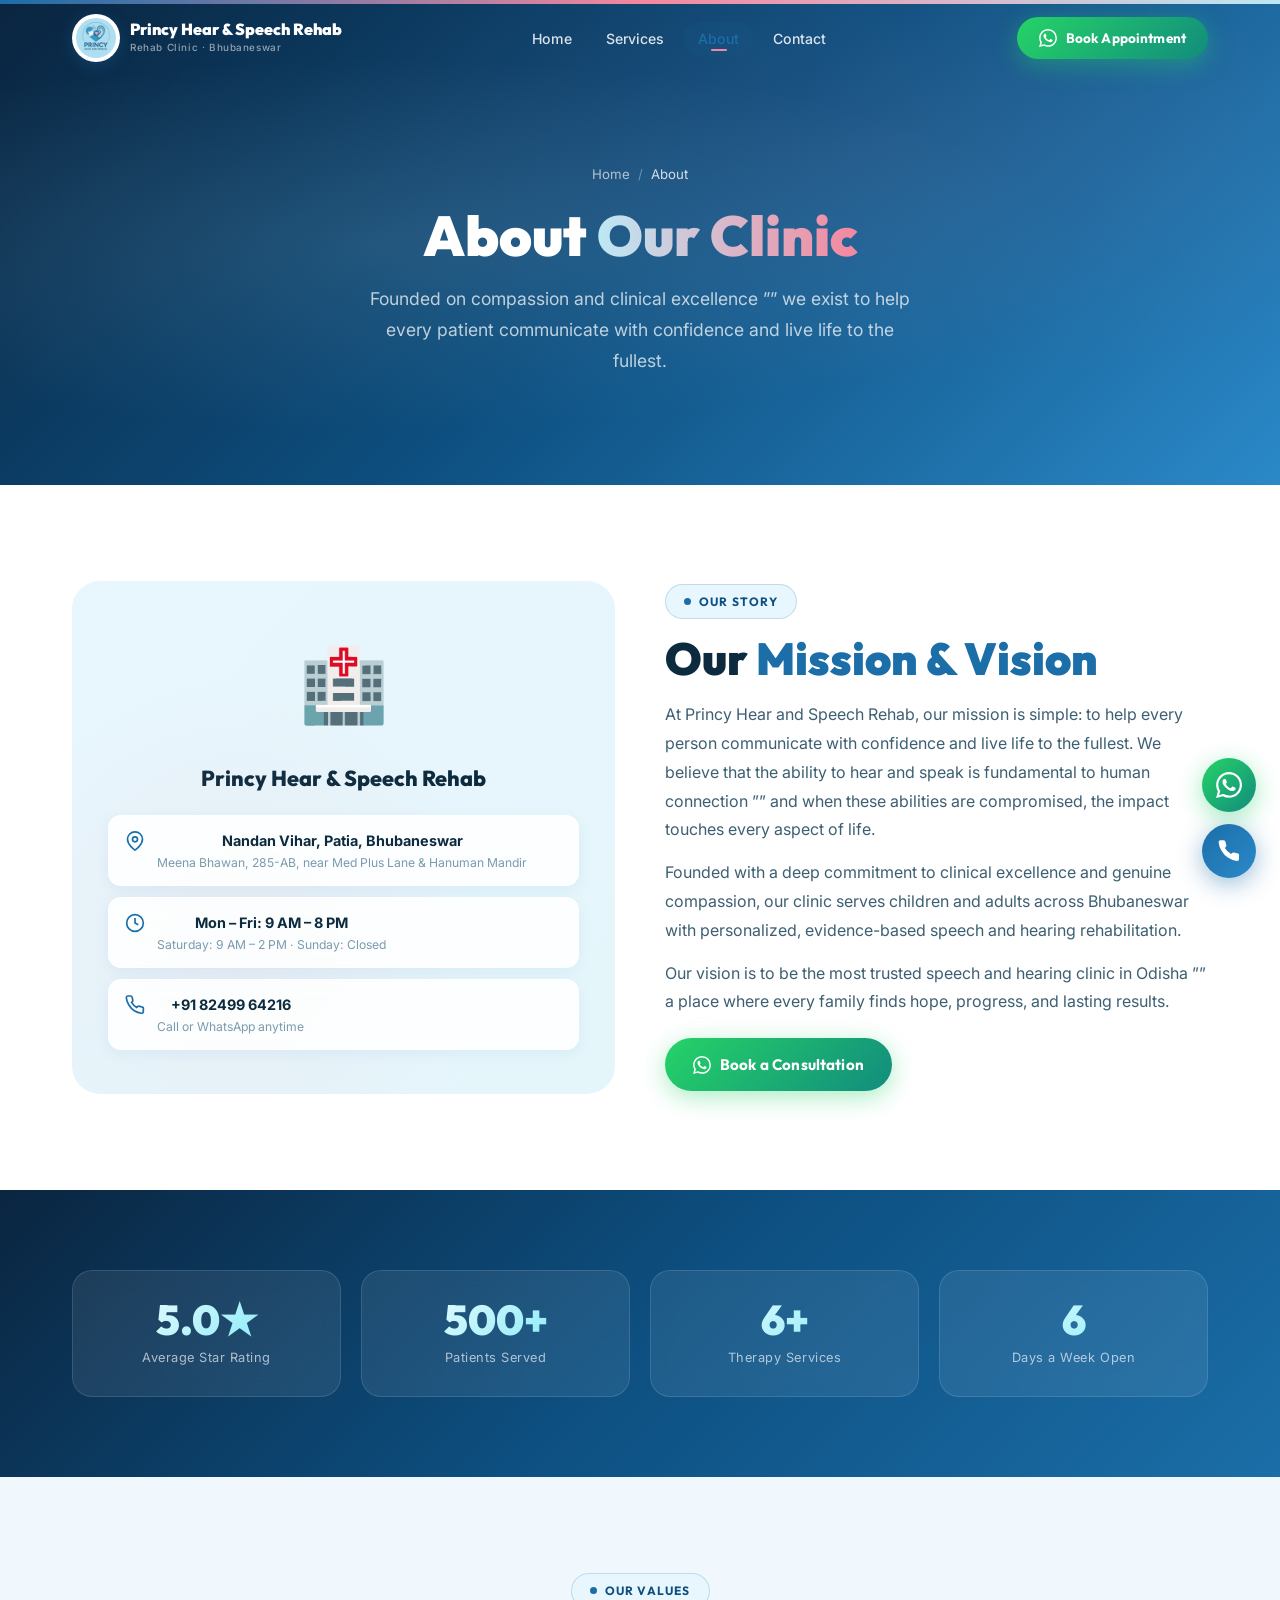
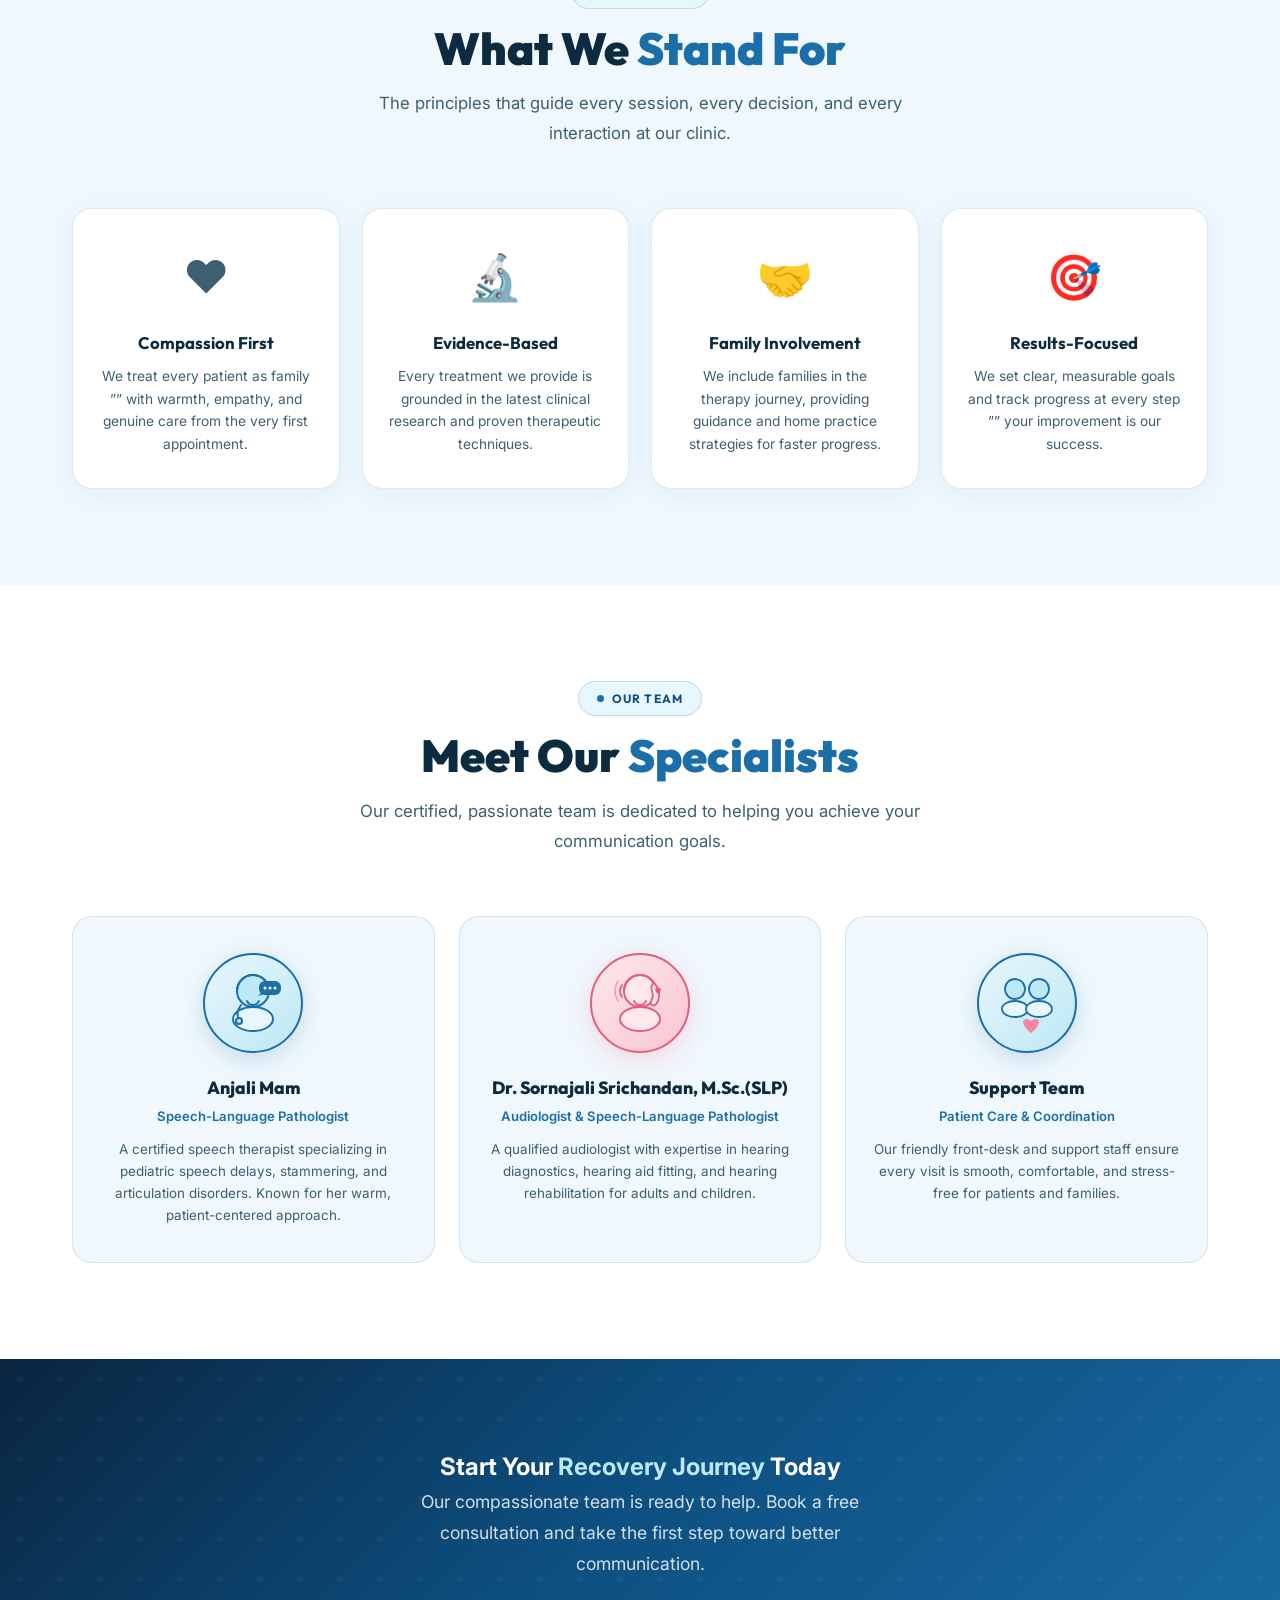
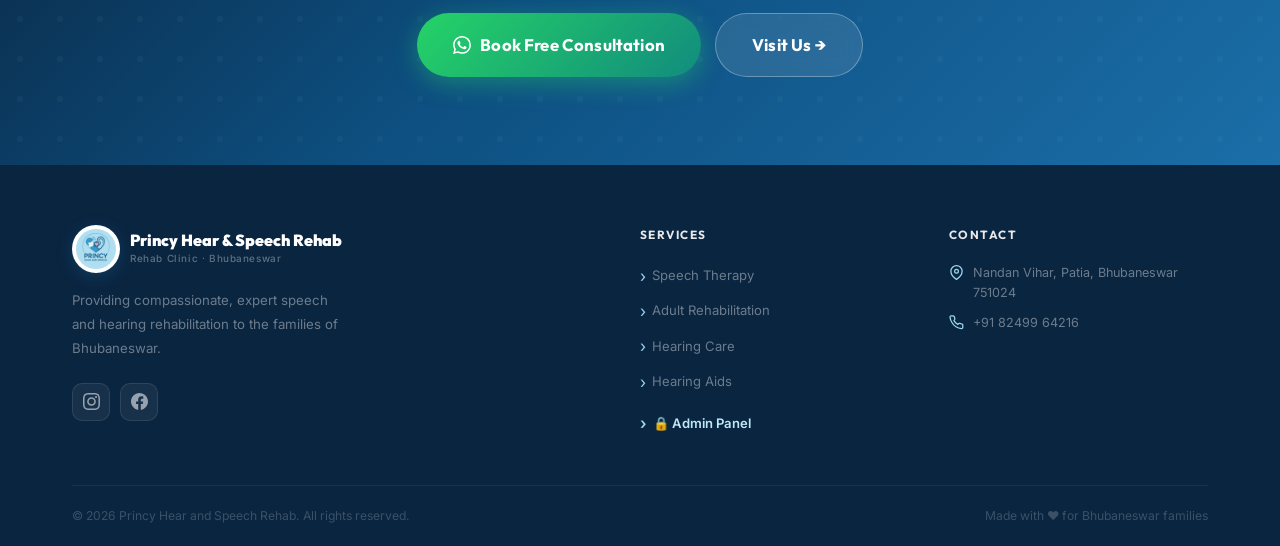
<file: about.html>
<!DOCTYPE html>
<html lang="en">
<head>
  <meta charset="UTF-8"/>
  <meta name="viewport" content="width=device-width, initial-scale=1.0"/>
  <title>Best Speech Therapist in Bhubaneswar | About Princy Hear &amp; Speech Rehab</title>
  <meta name="description" content="Meet the certified speech therapists and audiologists at Princy Hear &amp; Speech Rehab, Bhubaneswar. Compassionate, evidence-based care for children and adults since our founding."/>
    <link rel="icon" href="/favicon.ico" type="image/x-icon">
  <link rel="apple-touch-icon" href="/favicon.ico">
  <link rel="preconnect" href="https://fonts.googleapis.com"/>
    <link rel="icon" href="/favicon.ico" type="image/x-icon">
  <link rel="apple-touch-icon" href="/favicon.ico">
  <link rel="preconnect" href="https://fonts.gstatic.com" crossorigin/>
  <link href="https://fonts.googleapis.com/css2?family=Outfit:wght@300;400;500;600;700;800;900&family=Inter:wght@300;400;500;600;700&display=swap" rel="stylesheet"/>
  <link rel="stylesheet" href="style.css"/>
  <script src="site-data.js"></script>
  <style>
    .acc-strip{height:4px;background:linear-gradient(90deg,var(--p),var(--acc),var(--sky),var(--acc),var(--p));background-size:200% auto;animation:shimmer 4s linear infinite}
    #about-story{padding:96px 0;background:#fff}
    #values{padding:96px 0;background:var(--off)}
    .values-grid{display:grid;grid-template-columns:repeat(auto-fit,minmax(220px,1fr));gap:22px}
    .val-card{background:#fff;border-radius:var(--rl);padding:32px 24px;border:1px solid var(--border);box-shadow:var(--sc);text-align:center;transition:transform var(--tr),box-shadow var(--tr)}
    .val-card:hover{transform:translateY(-6px);box-shadow:var(--sh)}
    .val-emoji{font-size:2.8rem;display:block;margin-bottom:14px;animation:float 4s ease-in-out infinite}
    .val-card:nth-child(2) .val-emoji{animation-delay:.6s}
    .val-card:nth-child(3) .val-emoji{animation-delay:1.2s}
    .val-card:nth-child(4) .val-emoji{animation-delay:1.8s}
    .val-card h3{font-family:'Outfit',sans-serif;font-weight:700;color:var(--charcoal);font-size:1.05rem;margin-bottom:8px}
    .val-card p{font-size:.86rem;color:var(--body);line-height:1.65}
    #team{padding:96px 0;background:#fff}
    .team-grid{display:grid;grid-template-columns:repeat(auto-fit,minmax(240px,1fr));gap:24px}
    .team-card{background:var(--off);border-radius:var(--rl);padding:36px 24px;border:1px solid var(--border);text-align:center;transition:transform var(--tr),box-shadow var(--tr)}
    .team-card:hover{transform:translateY(-6px);box-shadow:var(--sh)}
    .team-av{width:100px;height:100px;border-radius:50%;margin:0 auto 16px;background:linear-gradient(135deg,var(--teal),var(--blue));display:flex;align-items:center;justify-content:center;font-size:2.8rem;border:3px solid rgba(10,175,199,.25);box-shadow:0 6px 20px rgba(10,175,199,.2)}
    .team-card h3{font-family:'Outfit',sans-serif;font-weight:800;color:var(--charcoal);font-size:1.1rem;margin-bottom:4px}
    .team-card .role{font-size:.82rem;color:var(--p);font-weight:600;margin-bottom:10px}
    .team-card p{font-size:.84rem;color:var(--body);line-height:1.65}
    #stats-sec{padding:80px 0;background:linear-gradient(135deg,var(--p-deep),var(--p-dark),var(--p))}
    .stats-grid{display:grid;grid-template-columns:repeat(auto-fit,minmax(160px,1fr));gap:20px}
    .stat-box{text-align:center;padding:28px 16px;background:rgba(255,255,255,.08);border-radius:var(--rl);border:1px solid rgba(255,255,255,.12);backdrop-filter:blur(10px);transition:var(--tr)}
    .stat-box:hover{background:rgba(255,255,255,.14);transform:translateY(-4px)}
    .stat-box .num{font-family:'Outfit',sans-serif;font-size:2.6rem;font-weight:900;background:linear-gradient(135deg,#fff,#6ee7f7);-webkit-background-clip:text;-webkit-text-fill-color:transparent;background-clip:text;display:block;line-height:1;margin-bottom:6px}
    .stat-box .lbl{font-size:.8rem;color:rgba(255,255,255,.65);letter-spacing:.04em}
    .cta-band-inner h2,.cta-band-inner h3,.stit-white{color:#fff!important;-webkit-text-fill-color:#fff!important;background:none!important;-webkit-background-clip:unset!important}.cta-band-inner h2 em,.stit-white em{color:#BDE8F5!important;-webkit-text-fill-color:#BDE8F5!important}
    .team-av{width:100px;height:100px;border-radius:50%;display:flex;align-items:center;justify-content:center;margin:0 auto 20px;transition:transform .3s ease}
    .team-av svg{width:80px;height:80px}
    .team-card:hover .team-av{transform:scale(1.08) rotate(-3deg)}
    .team-av-blue{background:linear-gradient(135deg,#E8F6FD,#BDE8F5);border:2.5px solid #1B6EA8;box-shadow:0 6px 24px rgba(27,110,168,.2)}
    .team-av-pink{background:linear-gradient(135deg,#FDE8ED,#F9C5D1);border:2.5px solid #E05E80;box-shadow:0 6px 24px rgba(244,135,158,.3)}
    .team-av-teal{background:linear-gradient(135deg,#E8F6FD,#BDE8F5);border:2.5px solid #1B6EA8;box-shadow:0 6px 24px rgba(27,110,168,.2)}
  </style>
</head>
<body>
<div class="acc-strip"></div>
<header id="hdr">
  <div class="container">
    <nav class="nav-inner">
      <a href="index.html" class="logo"><img src="logo.png" data-ph-img="logo" alt="Princy Hear and Speech Rehab Logo" class="logo-img"/><div class="logo-text"><span class="logo-name" data-ph-text="general.name">Princy Hear &amp; Speech</span><span class="logo-sub" data-ph-text="general.subName">Rehab Clinic &middot; Bhubaneswar</span></div></a>
      <ul class="nav-links"><li><a href="index.html">Home</a></li><li><a href="services.html">Services</a></li><li><a href="about.html" class="active">About</a></li><li><a href="contact.html">Contact</a></li></ul>
      <div class="nav-actions"><a href="https://wa.me/918249964216?text=Hi%2C%20I%20want%20to%20book%20an%20appointment" target="_blank" rel="noopener" class="btn btn-wa btn-sm"><svg viewBox="0 0 24 24" fill="currentColor"><path d="M17.472 14.382c-.297-.149-1.758-.867-2.03-.967-.273-.099-.471-.148-.67.15-.197.297-.767.966-.94 1.164-.173.199-.347.223-.644.075-.297-.15-1.255-.463-2.39-1.475-.883-.788-1.48-1.761-1.653-2.059-.173-.297-.018-.458.13-.606.134-.133.298-.347.446-.52.149-.174.198-.298.298-.497.099-.198.05-.371-.025-.52-.075-.149-.669-1.612-.916-2.207-.242-.579-.487-.5-.669-.51-.173-.008-.371-.01-.57-.01-.198 0-.52.074-.792.372-.272.297-1.04 1.016-1.04 2.479 0 1.462 1.065 2.875 1.213 3.074.149.198 2.096 3.2 5.077 4.487.709.306 1.262.489 1.694.625.712.227 1.36.195 1.871.118.571-.085 1.758-.719 2.006-1.413.248-.694.248-1.289.173-1.413-.074-.124-.272-.198-.57-.347m-5.421 7.403h-.004a9.87 9.87 0 0 1-5.031-1.378l-.361-.214-3.741.982.998-3.648-.235-.374a9.86 9.86 0 0 1-1.51-5.26c.001-5.45 4.436-9.884 9.888-9.884 2.64 0 5.122 1.03 6.988 2.898a9.825 9.825 0 0 1 2.893 6.994c-.003 5.45-4.437 9.884-9.885 9.884m8.413-18.297A11.815 11.815 0 0 0 12.05 0C5.495 0 .16 5.335.157 11.892c0 2.096.547 4.142 1.588 5.945L.057 24l6.305-1.654a11.882 11.882 0 0 0 5.683 1.448h.005c6.554 0 11.89-5.335 11.893-11.893a11.821 11.821 0 0 0-3.48-8.413Z"/></svg>Book Appointment</a><button class="hmb" id="hmb"><span></span><span></span><span></span></button></div>
    </nav>
  </div>
</header>
<div class="nav-mob" id="nav-mob"><button class="nav-mob-close" id="nav-mob-close">&times;</button><div class="nav-mob-logo"><img src="logo.png" data-ph-img="logo" alt="Logo"/><span data-ph-text="general.name">Princy Hear &amp; Speech</span></div><a href="index.html" onclick="closeMob()">Home</a><a href="services.html" onclick="closeMob()">Services</a><a href="about.html" onclick="closeMob()">About</a><a href="contact.html" onclick="closeMob()">Contact</a><a href="https://wa.me/918249964216" target="_blank" class="btn btn-wa" style="margin-top:10px">Book on WhatsApp</a></div>

<div class="page-hero"><div class="hs hs1"></div><div class="hs hs2"></div><div class="container"><div class="page-hero-inner"><div class="breadcrumb"><a href="index.html">Home</a><span>/</span><span style="color:rgba(255,255,255,.8)">About</span></div><h1>About <span>Our Clinic</span></h1><p>Founded on compassion and clinical excellence &rdquo;” we exist to help every patient communicate with confidence and live life to the fullest.</p></div></div></div>

<section id="about-story">
  <div class="container">
    <div class="two-col">
      <div class="about-vis sr"><span class="about-vis-icon">&#x1F3E5;</span><h3>Princy Hear &amp; Speech Rehab</h3><div class="loc-cards"><div class="loc-card"><svg viewBox="0 0 24 24"><path d="M21 10c0 7-9 13-9 13s-9-6-9-13a9 9 0 0 1 18 0z"/><circle cx="12" cy="10" r="3"/></svg><div><strong>Nandan Vihar, Patia, Bhubaneswar</strong><span>Meena Bhawan, 285-AB, near Med Plus Lane &amp; Hanuman Mandir</span></div></div><div class="loc-card"><svg viewBox="0 0 24 24"><circle cx="12" cy="12" r="10"/><polyline points="12 6 12 12 16 14"/></svg><div><strong>Mon &ndash; Fri: 9 AM &ndash; 8 PM</strong><span>Saturday: 9 AM &ndash; 2 PM &middot; Sunday: Closed</span></div></div><div class="loc-card"><svg viewBox="0 0 24 24"><path d="M22 16.92v3a2 2 0 0 1-2.18 2 19.79 19.79 0 0 1-8.63-3.07A19.5 19.5 0 0 1 4.69 12 19.79 19.79 0 0 1 1.61 3.4 2 2 0 0 1 3.6 1.21h3a2 2 0 0 1 2 1.72 12.84 12.84 0 0 0 .7 2.81 2 2 0 0 1-.45 2.11L7.91 8.96a16 16 0 0 0 6.13 6.13l1.11-1.11a2 2 0 0 1 2.11-.45 12.84 12.84 0 0 0 2.81.7A2 2 0 0 1 22 16.92Z" stroke-linecap="round"/></svg><div><strong>+91 82499 64216</strong><span>Call or WhatsApp anytime</span></div></div></div></div>
      <div class="sl">
        <div class="badge badge-blue">Our Story</div>
        <h2 class="stit">Our <span>Mission &amp; Vision</span></h2>
        <p style="font-size:1rem;color:var(--body);line-height:1.8;margin-bottom:14px">At Princy Hear and Speech Rehab, our mission is simple: to help every person communicate with confidence and live life to the fullest. We believe that the ability to hear and speak is fundamental to human connection &rdquo;” and when these abilities are compromised, the impact touches every aspect of life.</p>
        <p style="font-size:1rem;color:var(--body);line-height:1.8;margin-bottom:14px">Founded with a deep commitment to clinical excellence and genuine compassion, our clinic serves children and adults across Bhubaneswar with personalized, evidence-based speech and hearing rehabilitation.</p>
        <p style="font-size:1rem;color:var(--body);line-height:1.8;margin-bottom:22px">Our vision is to be the most trusted speech and hearing clinic in Odisha &rdquo;” a place where every family finds hope, progress, and lasting results.</p>
        <a href="https://wa.me/918249964216?text=Hi%2C%20I%20want%20to%20book%20a%20consultation" target="_blank" rel="noopener" class="btn btn-wa"><svg viewBox="0 0 24 24" fill="currentColor"><path d="M17.472 14.382c-.297-.149-1.758-.867-2.03-.967-.273-.099-.471-.148-.67.15-.197.297-.767.966-.94 1.164-.173.199-.347.223-.644.075-.297-.15-1.255-.463-2.39-1.475-.883-.788-1.48-1.761-1.653-2.059-.173-.297-.018-.458.13-.606.134-.133.298-.347.446-.52.149-.174.198-.298.298-.497.099-.198.05-.371-.025-.52-.075-.149-.669-1.612-.916-2.207-.242-.579-.487-.5-.669-.51-.173-.008-.371-.01-.57-.01-.198 0-.52.074-.792.372-.272.297-1.04 1.016-1.04 2.479 0 1.462 1.065 2.875 1.213 3.074.149.198 2.096 3.2 5.077 4.487.709.306 1.262.489 1.694.625.712.227 1.36.195 1.871.118.571-.085 1.758-.719 2.006-1.413.248-.694.248-1.289.173-1.413-.074-.124-.272-.198-.57-.347m-5.421 7.403h-.004a9.87 9.87 0 0 1-5.031-1.378l-.361-.214-3.741.982.998-3.648-.235-.374a9.86 9.86 0 0 1-1.51-5.26c.001-5.45 4.436-9.884 9.888-9.884 2.64 0 5.122 1.03 6.988 2.898a9.825 9.825 0 0 1 2.893 6.994c-.003 5.45-4.437 9.884-9.885 9.884m8.413-18.297A11.815 11.815 0 0 0 12.05 0C5.495 0 .16 5.335.157 11.892c0 2.096.547 4.142 1.588 5.945L.057 24l6.305-1.654a11.882 11.882 0 0 0 5.683 1.448h.005c6.554 0 11.89-5.335 11.893-11.893a11.821 11.821 0 0 0-3.48-8.413Z"/></svg>Book a Consultation</a>
      </div>
    </div>
  </div>
</section>

<section id="stats-sec"><div class="container"><div class="stats-grid"><div class="stat-box fu d1"><span class="num">5.0&#9733;</span><div class="lbl">Average Star Rating</div></div><div class="stat-box fu d2"><span class="num">500+</span><div class="lbl">Patients Served</div></div><div class="stat-box fu d3"><span class="num">6+</span><div class="lbl">Therapy Services</div></div><div class="stat-box fu d4"><span class="num">6</span><div class="lbl">Days a Week Open</div></div></div></div></section>

<section id="values">
  <div class="container">
    <div class="sec-head"><div class="badge badge-blue fu">Our Values</div><h2 class="stit fu d1">What We <span>Stand For</span></h2><p class="ssub fu d2">The principles that guide every session, every decision, and every interaction at our clinic.</p></div>
    <div class="values-grid">
      <div class="val-card fu d1"><span class="val-emoji">&#x2764;&#xFE0F;</span><h3>Compassion First</h3><p>We treat every patient as family &rdquo;” with warmth, empathy, and genuine care from the very first appointment.</p></div>
      <div class="val-card fu d2"><span class="val-emoji">&#x1F52C;</span><h3>Evidence-Based</h3><p>Every treatment we provide is grounded in the latest clinical research and proven therapeutic techniques.</p></div>
      <div class="val-card fu d3"><span class="val-emoji">&#x1F91D;</span><h3>Family Involvement</h3><p>We include families in the therapy journey, providing guidance and home practice strategies for faster progress.</p></div>
      <div class="val-card fu d4"><span class="val-emoji">&#x1F3AF;</span><h3>Results-Focused</h3><p>We set clear, measurable goals and track progress at every step &rdquo;” your improvement is our success.</p></div>
    </div>
  </div>
</section>

<section id="team">
  <div class="container">
    <div class="sec-head"><div class="badge badge-blue fu">Our Team</div><h2 class="stit fu d1">Meet Our <span>Specialists</span></h2><p class="ssub fu d2">Our certified, passionate team is dedicated to helping you achieve your communication goals.</p></div>
    <div class="team-grid">
      <div class="team-card fu d1">
        <div class="team-av team-av-blue">
          <!-- Speech Therapist Vector Icon -->
          <svg viewBox="0 0 80 80" fill="none" xmlns="http://www.w3.org/2000/svg" aria-label="Anjali Mam, Speech-Language Pathologist">
            <circle cx="40" cy="28" r="16" fill="#BDE8F5" stroke="#1B6EA8" stroke-width="2"/>
            <path d="M24 28c0-8.8 7.2-16 16-16s16 7.2 16 16" stroke="#1B6EA8" stroke-width="2" stroke-linecap="round"/>
            <ellipse cx="40" cy="56" rx="20" ry="12" fill="#E8F6FD" stroke="#1B6EA8" stroke-width="2"/>
            <path d="M34 38c0 0 2 4 6 4s6-4 6-4" stroke="#1B6EA8" stroke-width="1.8" stroke-linecap="round"/>
            <!-- Speech bubble -->
            <rect x="46" y="18" width="22" height="14" rx="6" fill="#1B6EA8"/>
            <path d="M49 29l-4 4 6-2" fill="#1B6EA8"/>
            <circle cx="52" cy="25" r="1.5" fill="#fff"/>
            <circle cx="57" cy="25" r="1.5" fill="#fff"/>
            <circle cx="62" cy="25" r="1.5" fill="#fff"/>
            <!-- Stethoscope -->
            <path d="M28 42 Q22 50 26 56" stroke="#1B6EA8" stroke-width="2" stroke-linecap="round" fill="none"/>
            <circle cx="26" cy="58" r="3" stroke="#1B6EA8" stroke-width="2" fill="#BDE8F5"/>
          </svg>
        </div>
        <h3>Anjali Mam</h3>
        <div class="role">Speech-Language Pathologist</div>
        <p>A certified speech therapist specializing in pediatric speech delays, stammering, and articulation disorders. Known for her warm, patient-centered approach.</p>
      </div>

      <div class="team-card fu d2">
        <div class="team-av team-av-pink">
          <!-- Audiologist Vector Icon -->
          <svg viewBox="0 0 80 80" fill="none" xmlns="http://www.w3.org/2000/svg" aria-label="Dr. Sornajali Srichandan, Audiologist">
            <circle cx="40" cy="28" r="16" fill="#FDE8ED" stroke="#E05E80" stroke-width="2"/>
            <path d="M24 28c0-8.8 7.2-16 16-16s16 7.2 16 16" stroke="#E05E80" stroke-width="2" stroke-linecap="round"/>
            <ellipse cx="40" cy="56" rx="20" ry="12" fill="#FDE8ED" stroke="#E05E80" stroke-width="2"/>
            <path d="M34 38c0 0 2 4 6 4s6-4 6-4" stroke="#E05E80" stroke-width="1.8" stroke-linecap="round"/>
            <!-- Ear / hearing icon -->
            <path d="M54 20 Q62 28 58 38 Q55 44 52 42 Q50 41 51 38 Q54 34 52 28 Q50 22 54 20Z" stroke="#E05E80" stroke-width="1.8" fill="#FDE8ED"/>
            <!-- Sound waves -->
            <path d="M22 22 Q18 28 22 34" stroke="#E05E80" stroke-width="1.8" stroke-linecap="round" fill="none"/>
            <path d="M18 18 Q12 28 18 38" stroke="#E05E80" stroke-width="1.5" stroke-linecap="round" fill="none" opacity="0.5"/>
            <!-- Heart inside ear -->
            <path d="M55 26 Q56 24 58 26 Q60 24 61 26 Q61 29 58 31 Q55 29 55 26Z" fill="#E05E80"/>
          </svg>
        </div>
        <h3>Dr. Sornajali Srichandan, M.Sc.(SLP)</h3>
        <div class="role">Audiologist &amp; Speech-Language Pathologist</div>
        <p>A qualified audiologist with expertise in hearing diagnostics, hearing aid fitting, and hearing rehabilitation for adults and children.</p>
      </div>

      <div class="team-card fu d3">
        <div class="team-av team-av-teal">
          <!-- Support Team Vector Icon -->
          <svg viewBox="0 0 80 80" fill="none" xmlns="http://www.w3.org/2000/svg" aria-label="Support Team">
            <!-- Three people -->
            <circle cx="28" cy="26" r="10" fill="#BDE8F5" stroke="#1B6EA8" stroke-width="1.8"/>
            <ellipse cx="28" cy="46" rx="13" ry="8" fill="#E8F6FD" stroke="#1B6EA8" stroke-width="1.8"/>
            <circle cx="52" cy="26" r="10" fill="#BDE8F5" stroke="#1B6EA8" stroke-width="1.8"/>
            <ellipse cx="52" cy="46" rx="13" ry="8" fill="#E8F6FD" stroke="#1B6EA8" stroke-width="1.8"/>
            <!-- Heart -->
            <path d="M36 58 Q40 54 44 58 Q48 54 52 58 Q52 64 44 70 Q36 64 36 58Z" fill="#F4879E"/>
          </svg>
        </div>
        <h3>Support Team</h3>
        <div class="role">Patient Care &amp; Coordination</div>
        <p>Our friendly front-desk and support staff ensure every visit is smooth, comfortable, and stress-free for patients and families.</p>
      </div>
    </div>
  </div>
</section>

<section class="cta-band"><div class="container"><div class="cta-band-inner fu"><h2>Start Your <em>Recovery Journey</em> Today</h2><p>Our compassionate team is ready to help. Book a free consultation and take the first step toward better communication.</p><div class="cta-btns"><a href="https://wa.me/918249964216?text=Hi%2C%20I%20want%20to%20book%20a%20free%20consultation" target="_blank" rel="noopener" class="btn btn-wa btn-lg"><svg viewBox="0 0 24 24" fill="currentColor"><path d="M17.472 14.382c-.297-.149-1.758-.867-2.03-.967-.273-.099-.471-.148-.67.15-.197.297-.767.966-.94 1.164-.173.199-.347.223-.644.075-.297-.15-1.255-.463-2.39-1.475-.883-.788-1.48-1.761-1.653-2.059-.173-.297-.018-.458.13-.606.134-.133.298-.347.446-.52.149-.174.198-.298.298-.497.099-.198.05-.371-.025-.52-.075-.149-.669-1.612-.916-2.207-.242-.579-.487-.5-.669-.51-.173-.008-.371-.01-.57-.01-.198 0-.52.074-.792.372-.272.297-1.04 1.016-1.04 2.479 0 1.462 1.065 2.875 1.213 3.074.149.198 2.096 3.2 5.077 4.487.709.306 1.262.489 1.694.625.712.227 1.36.195 1.871.118.571-.085 1.758-.719 2.006-1.413.248-.694.248-1.289.173-1.413-.074-.124-.272-.198-.57-.347m-5.421 7.403h-.004a9.87 9.87 0 0 1-5.031-1.378l-.361-.214-3.741.982.998-3.648-.235-.374a9.86 9.86 0 0 1-1.51-5.26c.001-5.45 4.436-9.884 9.888-9.884 2.64 0 5.122 1.03 6.988 2.898a9.825 9.825 0 0 1 2.893 6.994c-.003 5.45-4.437 9.884-9.885 9.884m8.413-18.297A11.815 11.815 0 0 0 12.05 0C5.495 0 .16 5.335.157 11.892c0 2.096.547 4.142 1.588 5.945L.057 24l6.305-1.654a11.882 11.882 0 0 0 5.683 1.448h.005c6.554 0 11.89-5.335 11.893-11.893a11.821 11.821 0 0 0-3.48-8.413Z"/></svg>Book Free Consultation</a><a href="contact.html" class="btn btn-ghost btn-lg">Visit Us &rarr;</a></div></div></div></section>

<footer id="footer"><div class="container"><div class="fg"><div class="fb"><a href="index.html" class="logo"><img src="logo.png" data-ph-img="logo" alt="Princy Hear and Speech Rehab Logo" class="logo-img"/><div class="logo-text"><span class="logo-name" data-ph-text="general.name">Princy Hear &amp; Speech</span><span class="logo-sub" data-ph-text="general.subName">Rehab Clinic &middot; Bhubaneswar</span></div></a><p>Providing compassionate, expert speech and hearing rehabilitation to the families of Bhubaneswar.</p><div class="socials"><a href="https://www.instagram.com/princy_hear_and_speech" target="_blank" rel="noopener" class="s-link"><svg viewBox="0 0 24 24"><path d="M12 2.163c3.204 0 3.584.012 4.85.07 3.252.148 4.771 1.691 4.919 4.919.058 1.265.069 1.645.069 4.849 0 3.205-.012 3.584-.069 4.849-.149 3.225-1.664 4.771-4.919 4.919-1.266.058-1.644.07-4.85.07-3.204 0-3.584-.012-4.849-.07-3.26-.149-4.771-1.699-4.919-4.92-.058-1.265-.07-1.644-.07-4.849 0-3.204.013-3.583.07-4.849.149-3.227 1.664-4.771 4.919-4.919 1.266-.057 1.645-.069 4.849-.069zm0-2.163c-3.259 0-3.667.014-4.947.072-4.358.2-6.78 2.618-6.98 6.98-.059 1.281-.073 1.689-.073 4.948 0 3.259.014 3.668.072 4.948.2 4.358 2.618 6.78 6.98 6.98 1.281.058 1.689.072 4.948.072 3.259 0 3.668-.014 4.948-.072 4.354-.2 6.782-2.618 6.979-6.98.059-1.28.073-1.689.073-4.948 0-3.259-.014-3.667-.072-4.947-.196-4.354-2.617-6.78-6.979-6.98-1.281-.059-1.69-.073-4.949-.073zm0 5.838c-3.403 0-6.162 2.759-6.162 6.162s2.759 6.163 6.162 6.163 6.162-2.759 6.162-6.163c0-3.403-2.759-6.162-6.162-6.162zm0 10.162c-2.209 0-4-1.79-4-4 0-2.209 1.791-4 4-4s4 1.791 4 4c0 2.21-1.791 4-4 4zm6.406-11.845c-.796 0-1.441.645-1.441 1.44s.645 1.44 1.441 1.44c.795 0 1.439-.645 1.439-1.44s-.644-1.44-1.439-1.44z"/></svg></a><a href="https://www.facebook.com" target="_blank" rel="noopener" class="s-link"><svg viewBox="0 0 24 24"><path d="M24 12.073c0-6.627-5.373-12-12-12s-12 5.373-12 12c0 5.99 4.388 10.954 10.125 11.854v-8.385H7.078v-3.47h3.047V9.43c0-3.007 1.792-4.669 4.533-4.669 1.312 0 2.686.235 2.686.235v2.953H15.83c-1.491 0-1.956.925-1.956 1.874v2.25h3.328l-.532 3.47h-2.796v8.385C19.612 23.027 24 18.062 24 12.073z"/></svg></a></div></div><div class="fc"><h4>Services</h4><ul><li><a href="services.html">Speech Therapy</a></li><li><a href="services.html">Adult Rehabilitation</a></li><li><a href="services.html">Hearing Care</a></li><li><a href="services.html">Hearing Aids</a></li><li style="margin-top:6px;"><a href="admin.html" style="color:var(--sky); font-weight:600;">🔒 Admin Panel</a></li></ul></div><div class="fc"><h4>Contact</h4><div class="fnap"><div class="ni"><svg viewBox="0 0 24 24"><path d="M21 10c0 7-9 13-9 13s-9-6-9-13a9 9 0 0 1 18 0z"/><circle cx="12" cy="10" r="3"/></svg><span>Nandan Vihar, Patia, Bhubaneswar 751024</span></div><div class="ni"><svg viewBox="0 0 24 24"><path d="M22 16.92v3a2 2 0 0 1-2.18 2 19.79 19.79 0 0 1-8.63-3.07A19.5 19.5 0 0 1 4.69 12 19.79 19.79 0 0 1 1.61 3.4 2 2 0 0 1 3.6 1.21h3a2 2 0 0 1 2 1.72 12.84 12.84 0 0 0 .7 2.81 2 2 0 0 1-.45 2.11L7.91 8.96a16 16 0 0 0 6.13 6.13l1.11-1.11a2 2 0 0 1 2.11-.45 12.84 12.84 0 0 0 2.81.7A2 2 0 0 1 22 16.92Z" stroke-linecap="round"/></svg><a href="tel:+918249964216">+91 82499 64216</a></div></div></div></div><div class="footer-btm"><p>&copy; 2026 Princy Hear and Speech Rehab. All rights reserved.</p><p>Made with &#10084; for Bhubaneswar families</p></div></div></footer>
<a href="https://wa.me/918249964216" target="_blank" rel="noopener" class="float-wa" data-tip="WhatsApp Us"><svg viewBox="0 0 24 24" fill="#fff"><path d="M17.472 14.382c-.297-.149-1.758-.867-2.03-.967-.273-.099-.471-.148-.67.15-.197.297-.767.966-.94 1.164-.173.199-.347.223-.644.075-.297-.15-1.255-.463-2.39-1.475-.883-.788-1.48-1.761-1.653-2.059-.173-.297-.018-.458.13-.606.134-.133.298-.347.446-.52.149-.174.198-.298.298-.497.099-.198.05-.371-.025-.52-.075-.149-.669-1.612-.916-2.207-.242-.579-.487-.5-.669-.51-.173-.008-.371-.01-.57-.01-.198 0-.52.074-.792.372-.272.297-1.04 1.016-1.04 2.479 0 1.462 1.065 2.875 1.213 3.074.149.198 2.096 3.2 5.077 4.487.709.306 1.262.489 1.694.625.712.227 1.36.195 1.871.118.571-.085 1.758-.719 2.006-1.413.248-.694.248-1.289.173-1.413-.074-.124-.272-.198-.57-.347m-5.421 7.403h-.004a9.87 9.87 0 0 1-5.031-1.378l-.361-.214-3.741.982.998-3.648-.235-.374a9.86 9.86 0 0 1-1.51-5.26c.001-5.45 4.436-9.884 9.888-9.884 2.64 0 5.122 1.03 6.988 2.898a9.825 9.825 0 0 1 2.893 6.994c-.003 5.45-4.437 9.884-9.885 9.884m8.413-18.297A11.815 11.815 0 0 0 12.05 0C5.495 0 .16 5.335.157 11.892c0 2.096.547 4.142 1.588 5.945L.057 24l6.305-1.654a11.882 11.882 0 0 0 5.683 1.448h.005c6.554 0 11.89-5.335 11.893-11.893a11.821 11.821 0 0 0-3.48-8.413Z"/></svg></a>
<a href="tel:+918249964216" class="float-call" data-tip="Call Us"><svg viewBox="0 0 24 24" fill="#fff"><path d="M22 16.92v3a2 2 0 0 1-2.18 2 19.79 19.79 0 0 1-8.63-3.07A19.5 19.5 0 0 1 4.69 12 19.79 19.79 0 0 1 1.61 3.4 2 2 0 0 1 3.6 1.21h3a2 2 0 0 1 2 1.72 12.84 12.84 0 0 0 .7 2.81 2 2 0 0 1-.45 2.11L7.91 8.96a16 16 0 0 0 6.13 6.13l1.11-1.11a2 2 0 0 1 2.11-.45 12.84 12.84 0 0 0 2.81.7A2 2 0 0 1 22 16.92Z"/></svg></a>
<script>const hdr=document.getElementById('hdr');window.addEventListener('scroll',()=>hdr.classList.toggle('sc',window.scrollY>60),{passive:true});const obs=new IntersectionObserver(es=>{es.forEach(e=>{if(e.isIntersecting){e.target.classList.add('vis');obs.unobserve(e.target)}})},{threshold:.1});document.querySelectorAll('.fu,.sr,.sl').forEach(el=>obs.observe(el));const hmb=document.getElementById('hmb'),mob=document.getElementById('nav-mob'),mc=document.getElementById('nav-mob-close');hmb.addEventListener('click',()=>{mob.classList.add('open');hmb.classList.add('open');document.body.classList.add('no-scroll')});function closeMob(){mob.classList.remove('open');hmb.classList.remove('open');document.body.classList.remove('no-scroll')}mc.addEventListener('click',closeMob);</script>
</body></html>
</file>
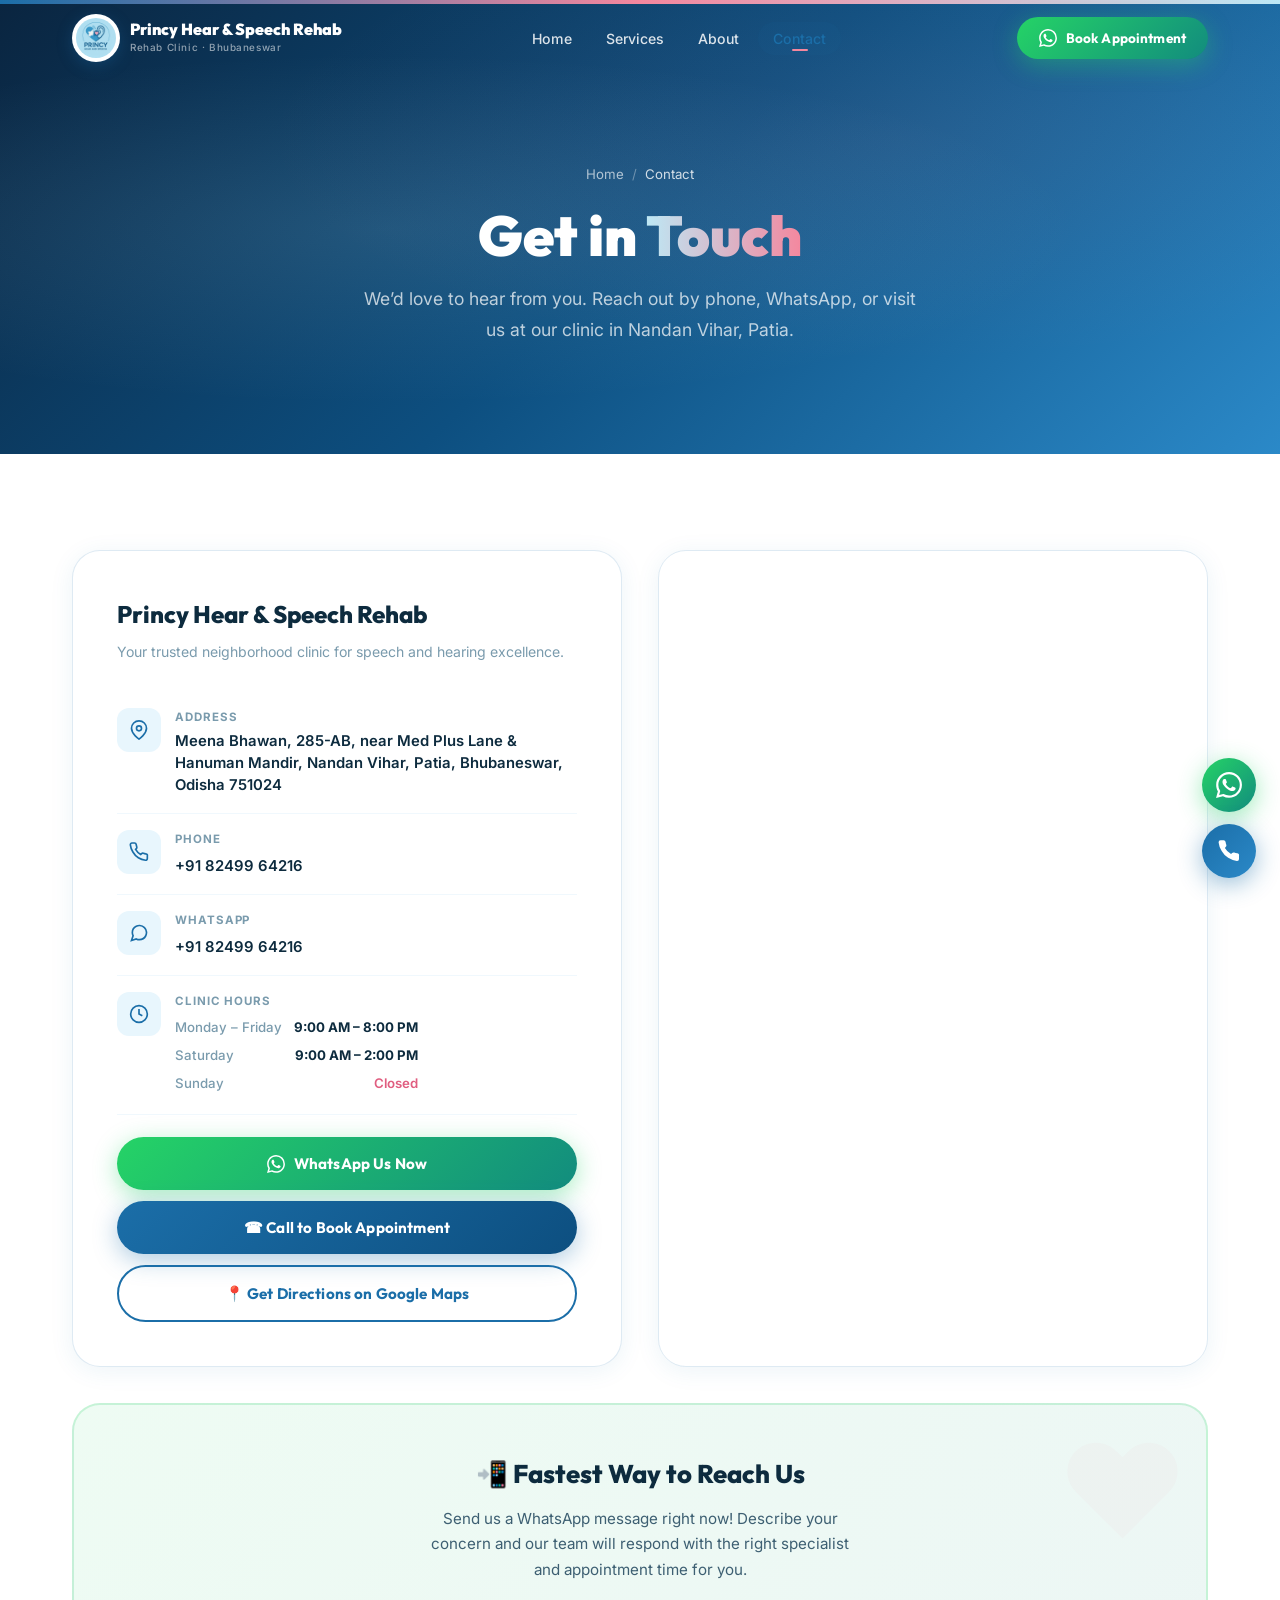
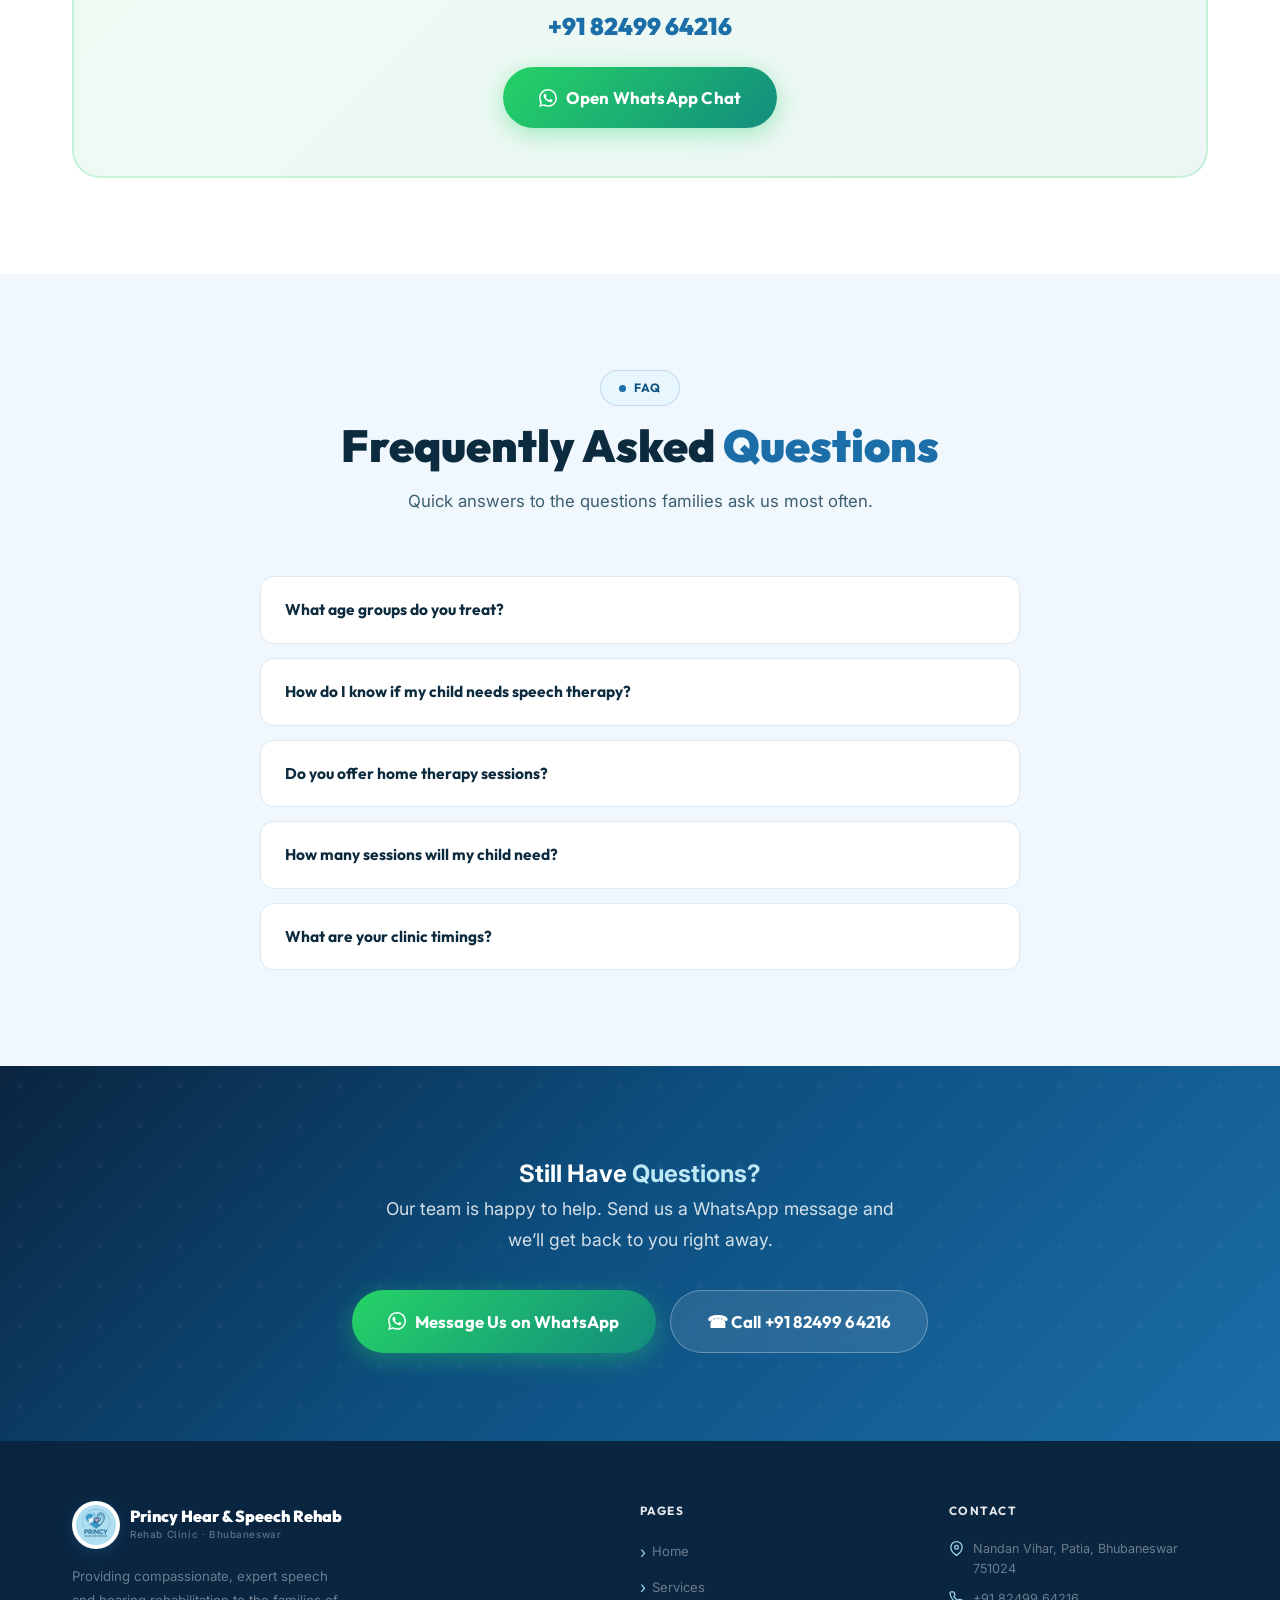
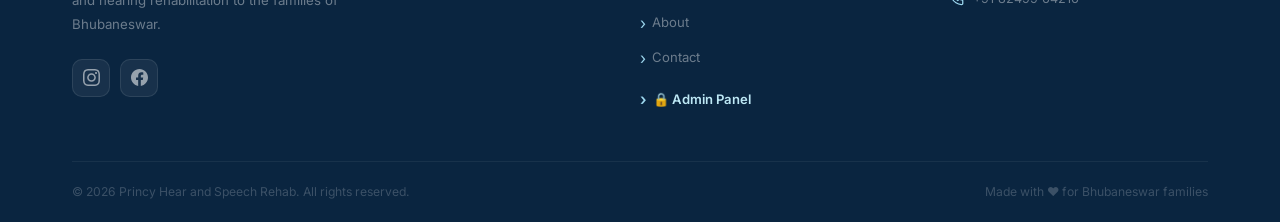
<file: contact.html>
<!DOCTYPE html>
<html lang="en">
<head>
  <meta charset="UTF-8"/>
  <meta name="viewport" content="width=device-width, initial-scale=1.0"/>
  <title>Contact Us | Princy Hear &amp; Speech Rehab Bhubaneswar</title>
  <meta name="description" content="Contact Princy Hear and Speech Rehab in Bhubaneswar. Call +91 82499 64216 or WhatsApp to book an appointment. Located in Nandan Vihar, Patia."/>
    <link rel="icon" href="/favicon.ico" type="image/x-icon">
  <link rel="apple-touch-icon" href="/favicon.ico">
  <link rel="preconnect" href="https://fonts.googleapis.com"/>
    <link rel="icon" href="/favicon.ico" type="image/x-icon">
  <link rel="apple-touch-icon" href="/favicon.ico">
  <link rel="preconnect" href="https://fonts.gstatic.com" crossorigin/>
  <link href="https://fonts.googleapis.com/css2?family=Outfit:wght@300;400;500;600;700;800;900&family=Inter:wght@300;400;500;600;700&display=swap" rel="stylesheet"/>
  <link rel="stylesheet" href="style.css"/>
  <script src="site-data.js"></script>
  <style>
    .acc-strip{height:4px;background:linear-gradient(90deg,var(--p),var(--acc),var(--sky),var(--acc),var(--p));background-size:200% auto;animation:shimmer 4s linear infinite}
    #contact-main{padding:96px 0;background:#fff}
    .contact-layout{display:grid;grid-template-columns:1fr 1fr;gap:36px;align-items:start}
    @media(max-width:1024px){.contact-layout{grid-template-columns:1fr}}
    .ci-btns-row{display:flex;flex-direction:column;gap:11px;margin-top:22px}
    #faq{padding:96px 0;background:var(--off)}
    .faq-list{max-width:760px;margin:0 auto;display:flex;flex-direction:column;gap:14px}
    .faq-item{background:#fff;border-radius:var(--rm);border:1px solid var(--border);overflow:hidden}
    .faq-q{padding:20px 24px;font-family:'Outfit',sans-serif;font-weight:700;color:var(--charcoal);font-size:.97rem;cursor:pointer;display:flex;justify-content:space-between;align-items:center;transition:background .25s}
    .faq-q:hover{background:var(--teal-lt)}
    .faq-q svg{width:18px;height:18px;stroke:var(--teal);fill:none;stroke-width:2.5;flex-shrink:0;transition:transform .3s}
    .faq-item.open .faq-q svg{transform:rotate(45deg)}
    .faq-a{max-height:0;overflow:hidden;transition:max-height .4s ease,padding .3s ease;padding:0 24px;font-size:.9rem;color:var(--body);line-height:1.75}
    .faq-item.open .faq-a{max-height:200px;padding:0 24px 18px}
    .wa-cta{background:linear-gradient(135deg,rgba(37,211,102,.08),rgba(18,140,126,.08));border-radius:28px;padding:48px 40px;border:2px solid rgba(37,211,102,.2);text-align:center;margin-top:36px}
    .wa-cta h3{font-family:'Outfit',sans-serif;font-size:1.6rem;font-weight:800;color:var(--charcoal);margin-bottom:10px}
    .wa-cta p{font-size:.95rem;color:var(--body);line-height:1.7;max-width:440px;margin:0 auto 24px}
    .wa-num{font-family:'Outfit',sans-serif;font-size:1.5rem;font-weight:900;color:var(--p);margin-bottom:20px;display:block}
    .cta-band-inner h2,.cta-band-inner h3,.stit-white{color:#fff!important;-webkit-text-fill-color:#fff!important;background:none!important;-webkit-background-clip:unset!important}.cta-band-inner h2 em,.stit-white em{color:#BDE8F5!important;-webkit-text-fill-color:#BDE8F5!important}
  </style>
</head>
<body>
<div class="acc-strip"></div>
<header id="hdr">
  <div class="container">
    <nav class="nav-inner">
      <a href="index.html" class="logo"><img src="logo.png" data-ph-img="logo" alt="Princy Hear and Speech Rehab Logo" class="logo-img"/><div class="logo-text"><span class="logo-name" data-ph-text="general.name">Princy Hear &amp; Speech</span><span class="logo-sub" data-ph-text="general.subName">Rehab Clinic &middot; Bhubaneswar</span></div></a>
      <ul class="nav-links"><li><a href="index.html">Home</a></li><li><a href="services.html">Services</a></li><li><a href="about.html">About</a></li><li><a href="contact.html" class="active">Contact</a></li></ul>
      <div class="nav-actions"><a href="https://wa.me/918249964216?text=Hi%2C%20I%20want%20to%20book%20an%20appointment" target="_blank" rel="noopener" class="btn btn-wa btn-sm"><svg viewBox="0 0 24 24" fill="currentColor"><path d="M17.472 14.382c-.297-.149-1.758-.867-2.03-.967-.273-.099-.471-.148-.67.15-.197.297-.767.966-.94 1.164-.173.199-.347.223-.644.075-.297-.15-1.255-.463-2.39-1.475-.883-.788-1.48-1.761-1.653-2.059-.173-.297-.018-.458.13-.606.134-.133.298-.347.446-.52.149-.174.198-.298.298-.497.099-.198.05-.371-.025-.52-.075-.149-.669-1.612-.916-2.207-.242-.579-.487-.5-.669-.51-.173-.008-.371-.01-.57-.01-.198 0-.52.074-.792.372-.272.297-1.04 1.016-1.04 2.479 0 1.462 1.065 2.875 1.213 3.074.149.198 2.096 3.2 5.077 4.487.709.306 1.262.489 1.694.625.712.227 1.36.195 1.871.118.571-.085 1.758-.719 2.006-1.413.248-.694.248-1.289.173-1.413-.074-.124-.272-.198-.57-.347m-5.421 7.403h-.004a9.87 9.87 0 0 1-5.031-1.378l-.361-.214-3.741.982.998-3.648-.235-.374a9.86 9.86 0 0 1-1.51-5.26c.001-5.45 4.436-9.884 9.888-9.884 2.64 0 5.122 1.03 6.988 2.898a9.825 9.825 0 0 1 2.893 6.994c-.003 5.45-4.437 9.884-9.885 9.884m8.413-18.297A11.815 11.815 0 0 0 12.05 0C5.495 0 .16 5.335.157 11.892c0 2.096.547 4.142 1.588 5.945L.057 24l6.305-1.654a11.882 11.882 0 0 0 5.683 1.448h.005c6.554 0 11.89-5.335 11.893-11.893a11.821 11.821 0 0 0-3.48-8.413Z"/></svg>Book Appointment</a><button class="hmb" id="hmb"><span></span><span></span><span></span></button></div>
    </nav>
  </div>
</header>
<div class="nav-mob" id="nav-mob"><button class="nav-mob-close" id="nav-mob-close">&times;</button><div class="nav-mob-logo"><img src="logo.png" data-ph-img="logo" alt="Logo"/><span data-ph-text="general.name">Princy Hear &amp; Speech</span></div><a href="index.html" onclick="closeMob()">Home</a><a href="services.html" onclick="closeMob()">Services</a><a href="about.html" onclick="closeMob()">About</a><a href="contact.html" onclick="closeMob()">Contact</a><a href="https://wa.me/918249964216" target="_blank" class="btn btn-wa" style="margin-top:10px">Book on WhatsApp</a></div>

<div class="page-hero"><div class="hs hs1"></div><div class="hs hs2"></div><div class="container"><div class="page-hero-inner"><div class="breadcrumb"><a href="index.html">Home</a><span>/</span><span style="color:rgba(255,255,255,.8)">Contact</span></div><h1>Get in <span>Touch</span></h1><p>We&rsquo;d love to hear from you. Reach out by phone, WhatsApp, or visit us at our clinic in Nandan Vihar, Patia.</p></div></div></div>

<section id="contact-main">
  <div class="container">
    <div class="contact-layout">
      <div class="ci-card fu">
        <h3>Princy Hear &amp; Speech Rehab</h3>
        <p class="sub">Your trusted neighborhood clinic for speech and hearing excellence.</p>
        <div class="ci-item"><div class="ci-ic"><svg viewBox="0 0 24 24"><path d="M21 10c0 7-9 13-9 13s-9-6-9-13a9 9 0 0 1 18 0z"/><circle cx="12" cy="10" r="3"/></svg></div><div class="ci-ct"><label>Address</label><p>Meena Bhawan, 285-AB, near Med Plus Lane &amp; Hanuman Mandir, Nandan Vihar, Patia, Bhubaneswar, Odisha 751024</p></div></div>
        <div class="ci-item"><div class="ci-ic"><svg viewBox="0 0 24 24"><path d="M22 16.92v3a2 2 0 0 1-2.18 2 19.79 19.79 0 0 1-8.63-3.07A19.5 19.5 0 0 1 4.69 12 19.79 19.79 0 0 1 1.61 3.4 2 2 0 0 1 3.6 1.21h3a2 2 0 0 1 2 1.72 12.84 12.84 0 0 0 .7 2.81 2 2 0 0 1-.45 2.11L7.91 8.96a16 16 0 0 0 6.13 6.13l1.11-1.11a2 2 0 0 1 2.11-.45 12.84 12.84 0 0 0 2.81.7A2 2 0 0 1 22 16.92Z" stroke-linecap="round"/></svg></div><div class="ci-ct"><label>Phone</label><a href="tel:+918249964216">+91 82499 64216</a></div></div>
        <div class="ci-item"><div class="ci-ic"><svg viewBox="0 0 24 24"><path d="M21 11.5a8.38 8.38 0 0 1-.9 3.8 8.5 8.5 0 0 1-7.6 4.7 8.38 8.38 0 0 1-3.8-.9L3 21l1.9-5.7a8.38 8.38 0 0 1-.9-3.8 8.5 8.5 0 0 1 4.7-7.6 8.38 8.38 0 0 1 3.8-.9h.5a8.48 8.48 0 0 1 8 8v.5z"/></svg></div><div class="ci-ct"><label>WhatsApp</label><a href="https://wa.me/918249964216?text=Hi%2C%20I%20want%20to%20book%20an%20appointment" target="_blank" rel="noopener">+91 82499 64216</a></div></div>
        <div class="ci-item"><div class="ci-ic"><svg viewBox="0 0 24 24"><circle cx="12" cy="12" r="10"/><polyline points="12 6 12 12 16 14"/></svg></div>
          <div class="ci-ct"><label>Clinic Hours</label>
            <div><div class="hr-row"><span class="dy">Monday &ndash; Friday</span><span class="ht">9:00 AM &ndash; 8:00 PM</span></div><div class="hr-row"><span class="dy">Saturday</span><span class="ht">9:00 AM &ndash; 2:00 PM</span></div><div class="hr-row"><span class="dy">Sunday</span><span class="cl">Closed</span></div></div>
          </div>
        </div>
        <div class="ci-btns-row">
          <a href="https://wa.me/918249964216?text=Hi%2C%20I%20want%20to%20book%20an%20appointment" target="_blank" rel="noopener" class="btn btn-wa"><svg viewBox="0 0 24 24" fill="currentColor"><path d="M17.472 14.382c-.297-.149-1.758-.867-2.03-.967-.273-.099-.471-.148-.67.15-.197.297-.767.966-.94 1.164-.173.199-.347.223-.644.075-.297-.15-1.255-.463-2.39-1.475-.883-.788-1.48-1.761-1.653-2.059-.173-.297-.018-.458.13-.606.134-.133.298-.347.446-.52.149-.174.198-.298.298-.497.099-.198.05-.371-.025-.52-.075-.149-.669-1.612-.916-2.207-.242-.579-.487-.5-.669-.51-.173-.008-.371-.01-.57-.01-.198 0-.52.074-.792.372-.272.297-1.04 1.016-1.04 2.479 0 1.462 1.065 2.875 1.213 3.074.149.198 2.096 3.2 5.077 4.487.709.306 1.262.489 1.694.625.712.227 1.36.195 1.871.118.571-.085 1.758-.719 2.006-1.413.248-.694.248-1.289.173-1.413-.074-.124-.272-.198-.57-.347m-5.421 7.403h-.004a9.87 9.87 0 0 1-5.031-1.378l-.361-.214-3.741.982.998-3.648-.235-.374a9.86 9.86 0 0 1-1.51-5.26c.001-5.45 4.436-9.884 9.888-9.884 2.64 0 5.122 1.03 6.988 2.898a9.825 9.825 0 0 1 2.893 6.994c-.003 5.45-4.437 9.884-9.885 9.884m8.413-18.297A11.815 11.815 0 0 0 12.05 0C5.495 0 .16 5.335.157 11.892c0 2.096.547 4.142 1.588 5.945L.057 24l6.305-1.654a11.882 11.882 0 0 0 5.683 1.448h.005c6.554 0 11.89-5.335 11.893-11.893a11.821 11.821 0 0 0-3.48-8.413Z"/></svg>WhatsApp Us Now</a>
          <a href="tel:+918249964216" class="btn btn-primary">&#9742; Call to Book Appointment</a>
          <a href="https://maps.app.goo.gl/tmJN9kLFniFwB7YU9" target="_blank" rel="noopener" class="btn btn-outline">&#x1F4CD; Get Directions on Google Maps</a>
        </div>
      </div>
      <div class="map-card fu d2">
        <iframe title="Princy Hear and Speech Rehab Location" src="https://maps.google.com/maps?q=Meena+Bhawan+285-AB+Nandan+Vihar+Patia+Bhubaneswar+Odisha+751024&output=embed&z=16" allowfullscreen="" loading="lazy" referrerpolicy="no-referrer-when-downgrade"></iframe>
      </div>
    </div>
    <div class="wa-cta fu">
      <h3>&#x1F4F2; Fastest Way to Reach Us</h3>
      <p>Send us a WhatsApp message right now! Describe your concern and our team will respond with the right specialist and appointment time for you.</p>
      <span class="wa-num">+91 82499 64216</span>
      <a href="https://wa.me/918249964216?text=Hi%2C%20I%20want%20to%20book%20an%20appointment%20at%20Princy%20Hear%20and%20Speech%20Rehab" target="_blank" rel="noopener" class="btn btn-wa btn-lg"><svg viewBox="0 0 24 24" fill="currentColor"><path d="M17.472 14.382c-.297-.149-1.758-.867-2.03-.967-.273-.099-.471-.148-.67.15-.197.297-.767.966-.94 1.164-.173.199-.347.223-.644.075-.297-.15-1.255-.463-2.39-1.475-.883-.788-1.48-1.761-1.653-2.059-.173-.297-.018-.458.13-.606.134-.133.298-.347.446-.52.149-.174.198-.298.298-.497.099-.198.05-.371-.025-.52-.075-.149-.669-1.612-.916-2.207-.242-.579-.487-.5-.669-.51-.173-.008-.371-.01-.57-.01-.198 0-.52.074-.792.372-.272.297-1.04 1.016-1.04 2.479 0 1.462 1.065 2.875 1.213 3.074.149.198 2.096 3.2 5.077 4.487.709.306 1.262.489 1.694.625.712.227 1.36.195 1.871.118.571-.085 1.758-.719 2.006-1.413.248-.694.248-1.289.173-1.413-.074-.124-.272-.198-.57-.347m-5.421 7.403h-.004a9.87 9.87 0 0 1-5.031-1.378l-.361-.214-3.741.982.998-3.648-.235-.374a9.86 9.86 0 0 1-1.51-5.26c.001-5.45 4.436-9.884 9.888-9.884 2.64 0 5.122 1.03 6.988 2.898a9.825 9.825 0 0 1 2.893 6.994c-.003 5.45-4.437 9.884-9.885 9.884m8.413-18.297A11.815 11.815 0 0 0 12.05 0C5.495 0 .16 5.335.157 11.892c0 2.096.547 4.142 1.588 5.945L.057 24l6.305-1.654a11.882 11.882 0 0 0 5.683 1.448h.005c6.554 0 11.89-5.335 11.893-11.893a11.821 11.821 0 0 0-3.48-8.413Z"/></svg>Open WhatsApp Chat</a>
    </div>
  </div>
</section>

<section id="faq">
  <div class="container">
    <div class="sec-head"><div class="badge badge-blue fu">FAQ</div><h2 class="stit fu d1">Frequently Asked <span>Questions</span></h2><p class="ssub fu d2">Quick answers to the questions families ask us most often.</p></div>
    <div class="faq-list">
      <div class="faq-item fu d1"><div class="faq-q" onclick="toggleFaq(this)">What age groups do you treat?<svg viewBox="0 0 24 24"><line x1="12" y1="5" x2="12" y2="19"/><line x1="5" y1="12" x2="19" y2="12"/></svg></div><div class="faq-a">We treat patients of all ages &mdash; from toddlers as young as 12 months to seniors. We have dedicated programs for every life stage.</div></div>
      <div class="faq-item fu d2"><div class="faq-q" onclick="toggleFaq(this)">How do I know if my child needs speech therapy?<svg viewBox="0 0 24 24"><line x1="12" y1="5" x2="12" y2="19"/><line x1="5" y1="12" x2="19" y2="12"/></svg></div><div class="faq-a">Common signs include: not speaking by age 2, difficulty pronouncing words, stammering, not following simple instructions, or limited vocabulary for their age. When in doubt, an early assessment never hurts!</div></div>
      <div class="faq-item fu d3"><div class="faq-q" onclick="toggleFaq(this)">Do you offer home therapy sessions?<svg viewBox="0 0 24 24"><line x1="12" y1="5" x2="12" y2="19"/><line x1="5" y1="12" x2="19" y2="12"/></svg></div><div class="faq-a">Yes! We offer home therapy on request. This is especially useful for patients with mobility challenges or young children who feel more comfortable at home.</div></div>
      <div class="faq-item fu d4"><div class="faq-q" onclick="toggleFaq(this)">How many sessions will my child need?<svg viewBox="0 0 24 24"><line x1="12" y1="5" x2="12" y2="19"/><line x1="5" y1="12" x2="19" y2="12"/></svg></div><div class="faq-a">Every patient is different. After the initial assessment, our therapist will give you a realistic estimate based on severity and goals. Most patients see improvement within 4&ndash;8 weeks of regular sessions.</div></div>
      <div class="faq-item fu d5"><div class="faq-q" onclick="toggleFaq(this)">What are your clinic timings?<svg viewBox="0 0 24 24"><line x1="12" y1="5" x2="12" y2="19"/><line x1="5" y1="12" x2="19" y2="12"/></svg></div><div class="faq-a">We are open Monday to Friday 9 AM &ndash; 8 PM and Saturday 9 AM &ndash; 2 PM. We are closed on Sundays. Please WhatsApp or call ahead to book your slot.</div></div>
    </div>
  </div>
</section>

<section class="cta-band"><div class="container"><div class="cta-band-inner fu"><h2>Still Have <em>Questions?</em></h2><p>Our team is happy to help. Send us a WhatsApp message and we&rsquo;ll get back to you right away.</p><div class="cta-btns"><a href="https://wa.me/918249964216?text=Hi%2C%20I%20have%20a%20question%20about%20your%20services" target="_blank" rel="noopener" class="btn btn-wa btn-lg"><svg viewBox="0 0 24 24" fill="currentColor"><path d="M17.472 14.382c-.297-.149-1.758-.867-2.03-.967-.273-.099-.471-.148-.67.15-.197.297-.767.966-.94 1.164-.173.199-.347.223-.644.075-.297-.15-1.255-.463-2.39-1.475-.883-.788-1.48-1.761-1.653-2.059-.173-.297-.018-.458.13-.606.134-.133.298-.347.446-.52.149-.174.198-.298.298-.497.099-.198.05-.371-.025-.52-.075-.149-.669-1.612-.916-2.207-.242-.579-.487-.5-.669-.51-.173-.008-.371-.01-.57-.01-.198 0-.52.074-.792.372-.272.297-1.04 1.016-1.04 2.479 0 1.462 1.065 2.875 1.213 3.074.149.198 2.096 3.2 5.077 4.487.709.306 1.262.489 1.694.625.712.227 1.36.195 1.871.118.571-.085 1.758-.719 2.006-1.413.248-.694.248-1.289.173-1.413-.074-.124-.272-.198-.57-.347m-5.421 7.403h-.004a9.87 9.87 0 0 1-5.031-1.378l-.361-.214-3.741.982.998-3.648-.235-.374a9.86 9.86 0 0 1-1.51-5.26c.001-5.45 4.436-9.884 9.888-9.884 2.64 0 5.122 1.03 6.988 2.898a9.825 9.825 0 0 1 2.893 6.994c-.003 5.45-4.437 9.884-9.885 9.884m8.413-18.297A11.815 11.815 0 0 0 12.05 0C5.495 0 .16 5.335.157 11.892c0 2.096.547 4.142 1.588 5.945L.057 24l6.305-1.654a11.882 11.882 0 0 0 5.683 1.448h.005c6.554 0 11.89-5.335 11.893-11.893a11.821 11.821 0 0 0-3.48-8.413Z"/></svg>Message Us on WhatsApp</a><a href="tel:+918249964216" class="btn btn-ghost btn-lg">&#9742; Call +91 82499 64216</a></div></div></div></section>

<footer id="footer"><div class="container"><div class="fg"><div class="fb"><a href="index.html" class="logo"><img src="logo.png" data-ph-img="logo" alt="Princy Hear and Speech Rehab Logo" class="logo-img"/><div class="logo-text"><span class="logo-name" data-ph-text="general.name">Princy Hear &amp; Speech</span><span class="logo-sub" data-ph-text="general.subName">Rehab Clinic &middot; Bhubaneswar</span></div></a><p>Providing compassionate, expert speech and hearing rehabilitation to the families of Bhubaneswar.</p><div class="socials"><a href="https://www.instagram.com/princy_hear_and_speech" target="_blank" rel="noopener" class="s-link"><svg viewBox="0 0 24 24"><path d="M12 2.163c3.204 0 3.584.012 4.85.07 3.252.148 4.771 1.691 4.919 4.919.058 1.265.069 1.645.069 4.849 0 3.205-.012 3.584-.069 4.849-.149 3.225-1.664 4.771-4.919 4.919-1.266.058-1.644.07-4.85.07-3.204 0-3.584-.012-4.849-.07-3.26-.149-4.771-1.699-4.919-4.92-.058-1.265-.07-1.644-.07-4.849 0-3.204.013-3.583.07-4.849.149-3.227 1.664-4.771 4.919-4.919 1.266-.057 1.645-.069 4.849-.069zm0-2.163c-3.259 0-3.667.014-4.947.072-4.358.2-6.78 2.618-6.98 6.98-.059 1.281-.073 1.689-.073 4.948 0 3.259.014 3.668.072 4.948.2 4.358 2.618 6.78 6.98 6.98 1.281.058 1.689.072 4.948.072 3.259 0 3.668-.014 4.948-.072 4.354-.2 6.782-2.618 6.979-6.98.059-1.28.073-1.689.073-4.948 0-3.259-.014-3.667-.072-4.947-.196-4.354-2.617-6.78-6.979-6.98-1.281-.059-1.69-.073-4.949-.073zm0 5.838c-3.403 0-6.162 2.759-6.162 6.162s2.759 6.163 6.162 6.163 6.162-2.759 6.162-6.163c0-3.403-2.759-6.162-6.162-6.162zm0 10.162c-2.209 0-4-1.79-4-4 0-2.209 1.791-4 4-4s4 1.791 4 4c0 2.21-1.791 4-4 4zm6.406-11.845c-.796 0-1.441.645-1.441 1.44s.645 1.44 1.441 1.44c.795 0 1.439-.645 1.439-1.44s-.644-1.44-1.439-1.44z"/></svg></a><a href="https://www.facebook.com" target="_blank" rel="noopener" class="s-link"><svg viewBox="0 0 24 24"><path d="M24 12.073c0-6.627-5.373-12-12-12s-12 5.373-12 12c0 5.99 4.388 10.954 10.125 11.854v-8.385H7.078v-3.47h3.047V9.43c0-3.007 1.792-4.669 4.533-4.669 1.312 0 2.686.235 2.686.235v2.953H15.83c-1.491 0-1.956.925-1.956 1.874v2.25h3.328l-.532 3.47h-2.796v8.385C19.612 23.027 24 18.062 24 12.073z"/></svg></a></div></div><div class="fc"><h4>Pages</h4><ul><li><a href="index.html">Home</a></li><li><a href="services.html">Services</a></li><li><a href="about.html">About</a></li><li><a href="contact.html">Contact</a></li><li style="margin-top:6px;"><a href="admin.html" style="color:var(--sky); font-weight:600;">🔒 Admin Panel</a></li></ul></div><div class="fc"><h4>Contact</h4><div class="fnap"><div class="ni"><svg viewBox="0 0 24 24"><path d="M21 10c0 7-9 13-9 13s-9-6-9-13a9 9 0 0 1 18 0z"/><circle cx="12" cy="10" r="3"/></svg><span>Nandan Vihar, Patia, Bhubaneswar 751024</span></div><div class="ni"><svg viewBox="0 0 24 24"><path d="M22 16.92v3a2 2 0 0 1-2.18 2 19.79 19.79 0 0 1-8.63-3.07A19.5 19.5 0 0 1 4.69 12 19.79 19.79 0 0 1 1.61 3.4 2 2 0 0 1 3.6 1.21h3a2 2 0 0 1 2 1.72 12.84 12.84 0 0 0 .7 2.81 2 2 0 0 1-.45 2.11L7.91 8.96a16 16 0 0 0 6.13 6.13l1.11-1.11a2 2 0 0 1 2.11-.45 12.84 12.84 0 0 0 2.81.7A2 2 0 0 1 22 16.92Z" stroke-linecap="round"/></svg><a href="tel:+918249964216">+91 82499 64216</a></div></div></div></div><div class="footer-btm"><p>&copy; 2026 Princy Hear and Speech Rehab. All rights reserved.</p><p>Made with &#10084; for Bhubaneswar families</p></div></div></footer>
<a href="https://wa.me/918249964216" target="_blank" rel="noopener" class="float-wa" data-tip="WhatsApp Us"><svg viewBox="0 0 24 24" fill="#fff"><path d="M17.472 14.382c-.297-.149-1.758-.867-2.03-.967-.273-.099-.471-.148-.67.15-.197.297-.767.966-.94 1.164-.173.199-.347.223-.644.075-.297-.15-1.255-.463-2.39-1.475-.883-.788-1.48-1.761-1.653-2.059-.173-.297-.018-.458.13-.606.134-.133.298-.347.446-.52.149-.174.198-.298.298-.497.099-.198.05-.371-.025-.52-.075-.149-.669-1.612-.916-2.207-.242-.579-.487-.5-.669-.51-.173-.008-.371-.01-.57-.01-.198 0-.52.074-.792.372-.272.297-1.04 1.016-1.04 2.479 0 1.462 1.065 2.875 1.213 3.074.149.198 2.096 3.2 5.077 4.487.709.306 1.262.489 1.694.625.712.227 1.36.195 1.871.118.571-.085 1.758-.719 2.006-1.413.248-.694.248-1.289.173-1.413-.074-.124-.272-.198-.57-.347m-5.421 7.403h-.004a9.87 9.87 0 0 1-5.031-1.378l-.361-.214-3.741.982.998-3.648-.235-.374a9.86 9.86 0 0 1-1.51-5.26c.001-5.45 4.436-9.884 9.888-9.884 2.64 0 5.122 1.03 6.988 2.898a9.825 9.825 0 0 1 2.893 6.994c-.003 5.45-4.437 9.884-9.885 9.884m8.413-18.297A11.815 11.815 0 0 0 12.05 0C5.495 0 .16 5.335.157 11.892c0 2.096.547 4.142 1.588 5.945L.057 24l6.305-1.654a11.882 11.882 0 0 0 5.683 1.448h.005c6.554 0 11.89-5.335 11.893-11.893a11.821 11.821 0 0 0-3.48-8.413Z"/></svg></a>
<a href="tel:+918249964216" class="float-call" data-tip="Call Us"><svg viewBox="0 0 24 24" fill="#fff"><path d="M22 16.92v3a2 2 0 0 1-2.18 2 19.79 19.79 0 0 1-8.63-3.07A19.5 19.5 0 0 1 4.69 12 19.79 19.79 0 0 1 1.61 3.4 2 2 0 0 1 3.6 1.21h3a2 2 0 0 1 2 1.72 12.84 12.84 0 0 0 .7 2.81 2 2 0 0 1-.45 2.11L7.91 8.96a16 16 0 0 0 6.13 6.13l1.11-1.11a2 2 0 0 1 2.11-.45 12.84 12.84 0 0 0 2.81.7A2 2 0 0 1 22 16.92Z"/></svg></a>
<script>
const hdr=document.getElementById('hdr');window.addEventListener('scroll',()=>hdr.classList.toggle('sc',window.scrollY>60),{passive:true});
const obs=new IntersectionObserver(es=>{es.forEach(e=>{if(e.isIntersecting){e.target.classList.add('vis');obs.unobserve(e.target)}})},{threshold:.1});document.querySelectorAll('.fu,.sr,.sl').forEach(el=>obs.observe(el));
const hmb=document.getElementById('hmb'),mob=document.getElementById('nav-mob'),mc=document.getElementById('nav-mob-close');
hmb.addEventListener('click',()=>{mob.classList.add('open');hmb.classList.add('open');document.body.classList.add('no-scroll')});
function closeMob(){mob.classList.remove('open');hmb.classList.remove('open');document.body.classList.remove('no-scroll')}mc.addEventListener('click',closeMob);
function toggleFaq(el){const item=el.parentElement;const isOpen=item.classList.contains('open');document.querySelectorAll('.faq-item.open').forEach(i=>i.classList.remove('open'));if(!isOpen)item.classList.add('open')}
</script>
</body></html>
</file>
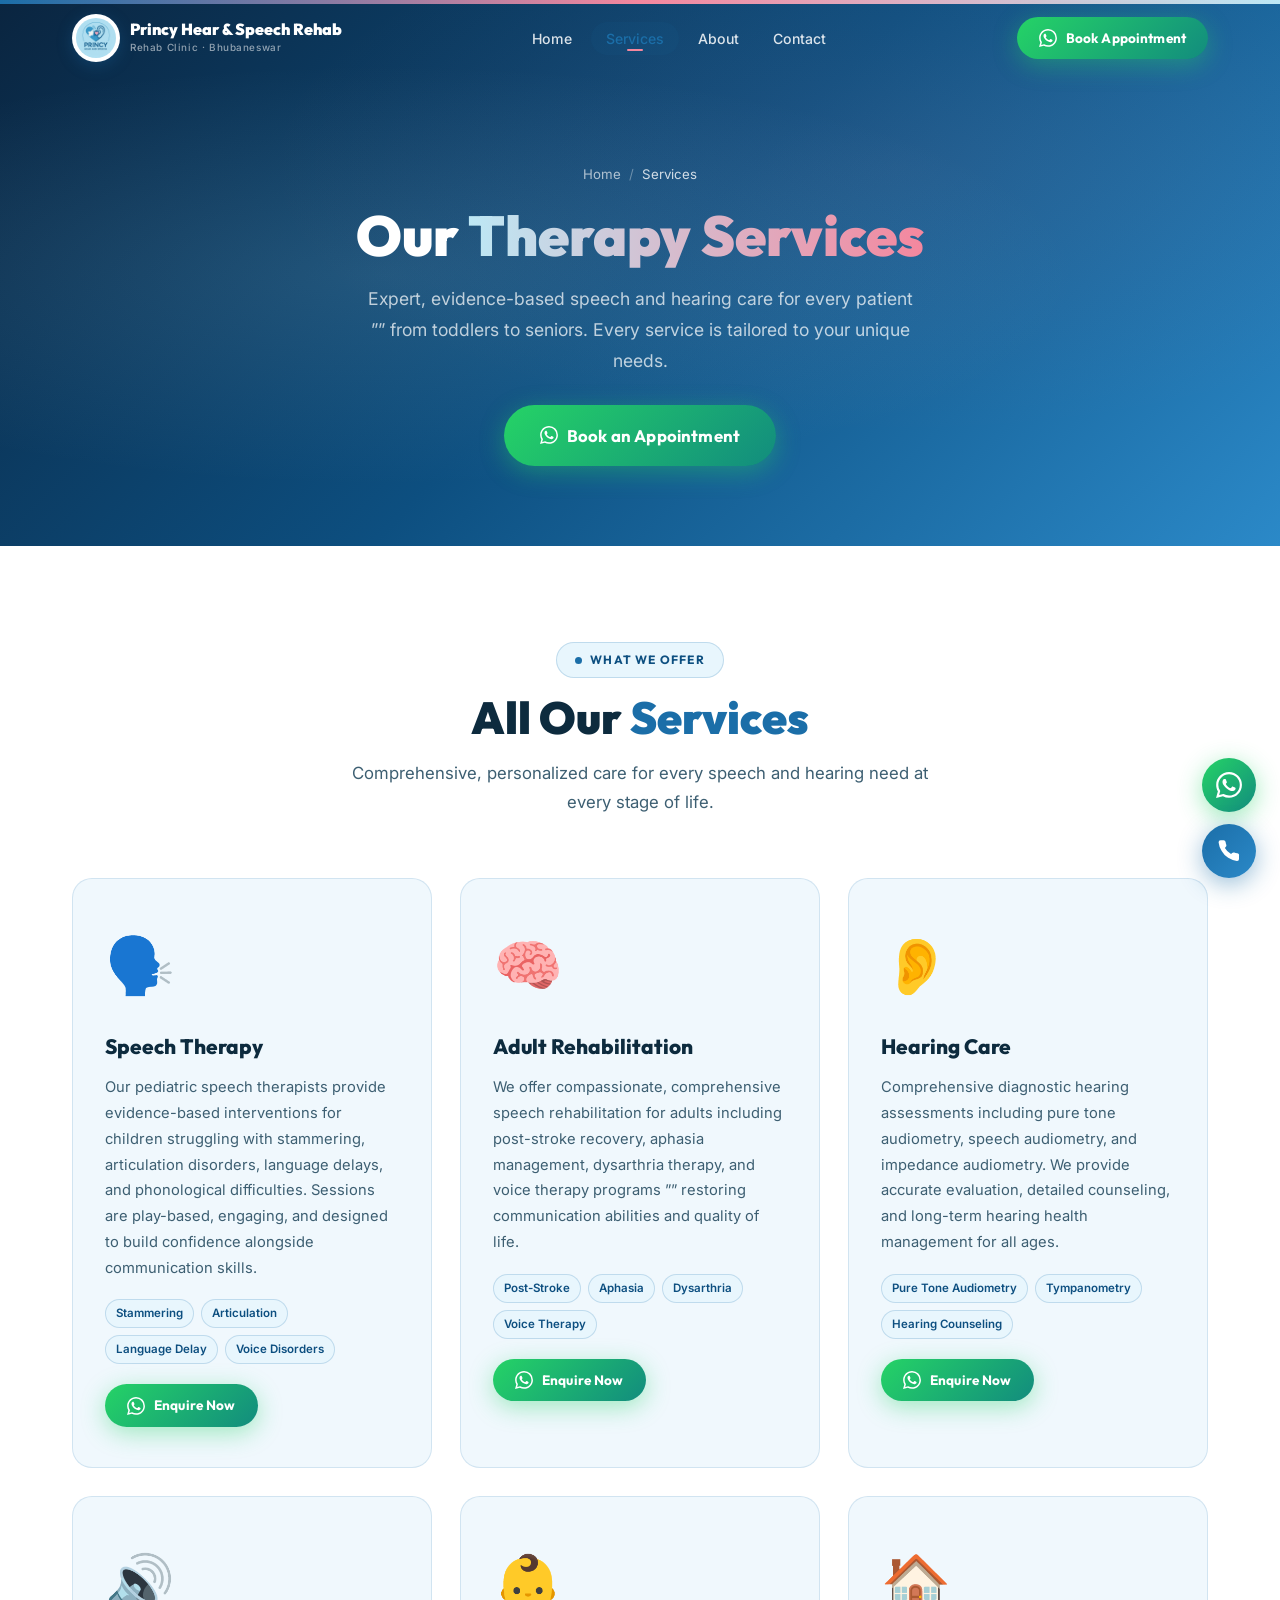
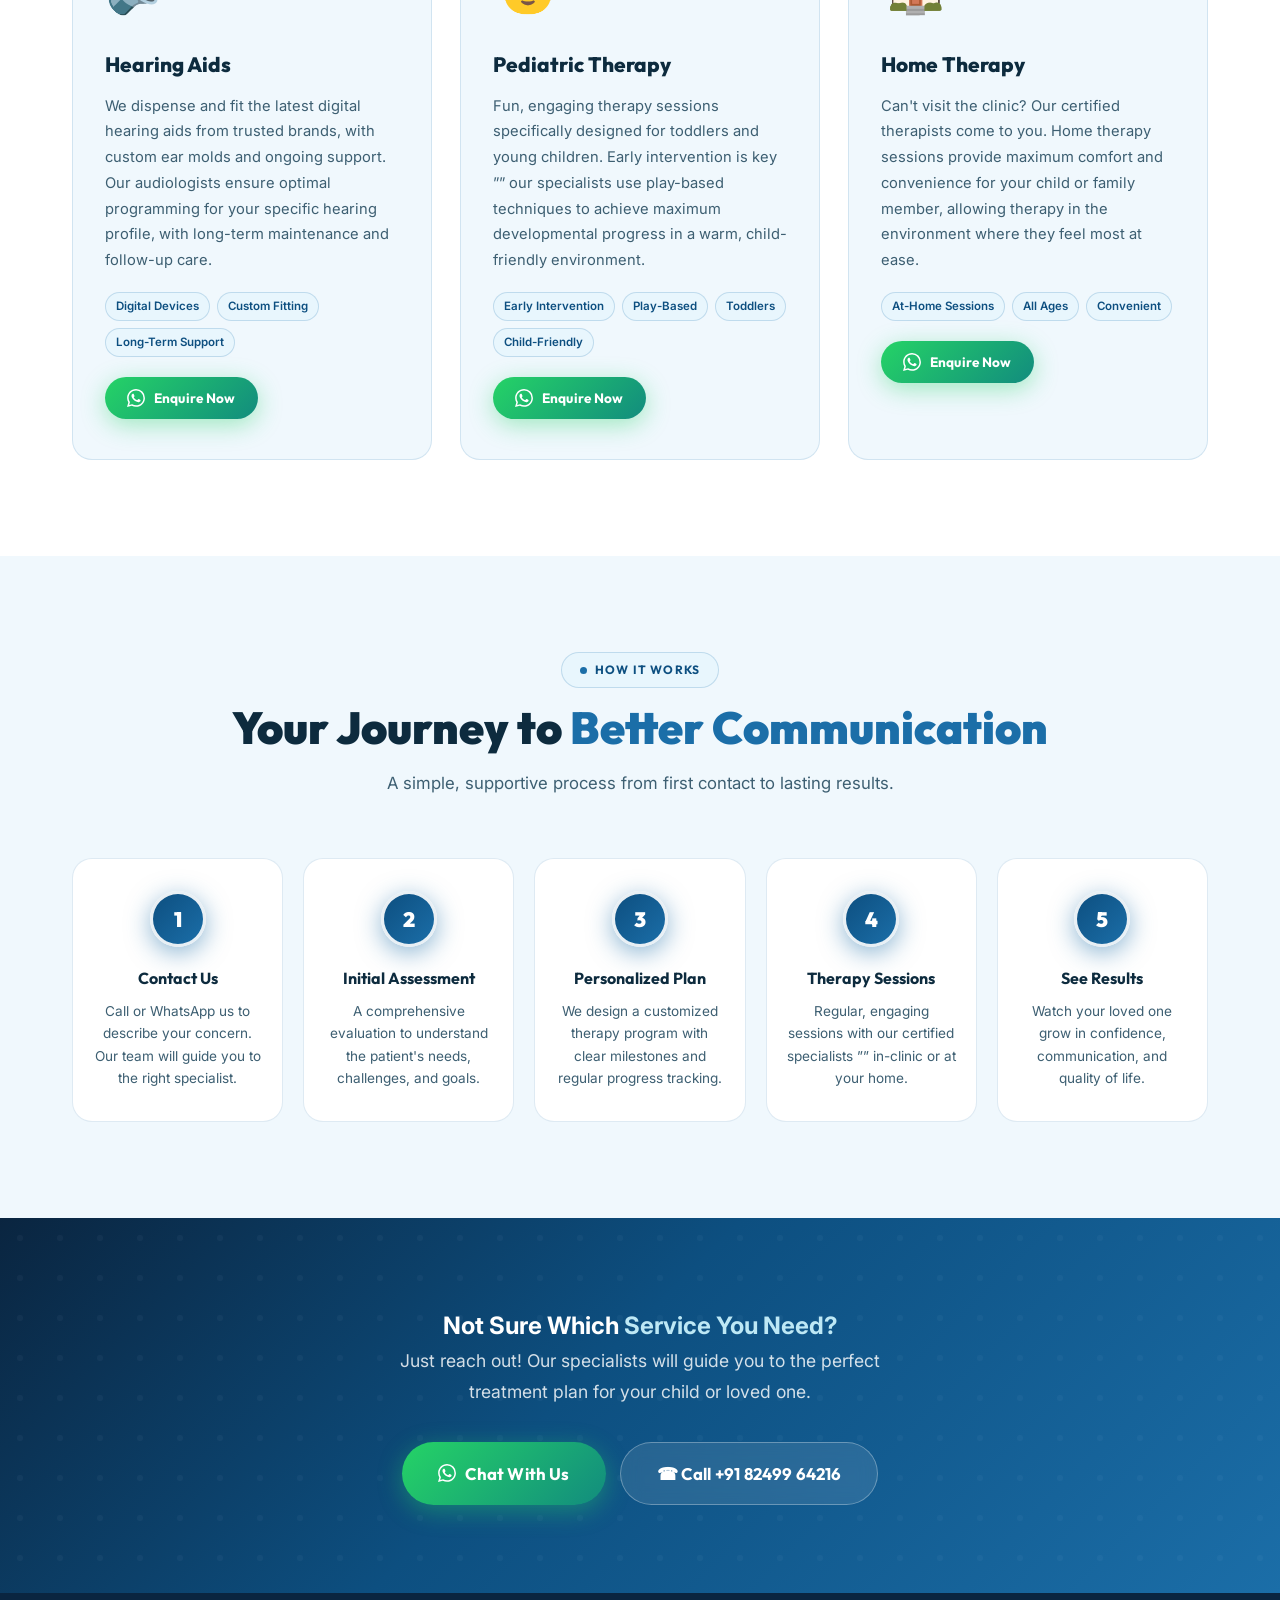
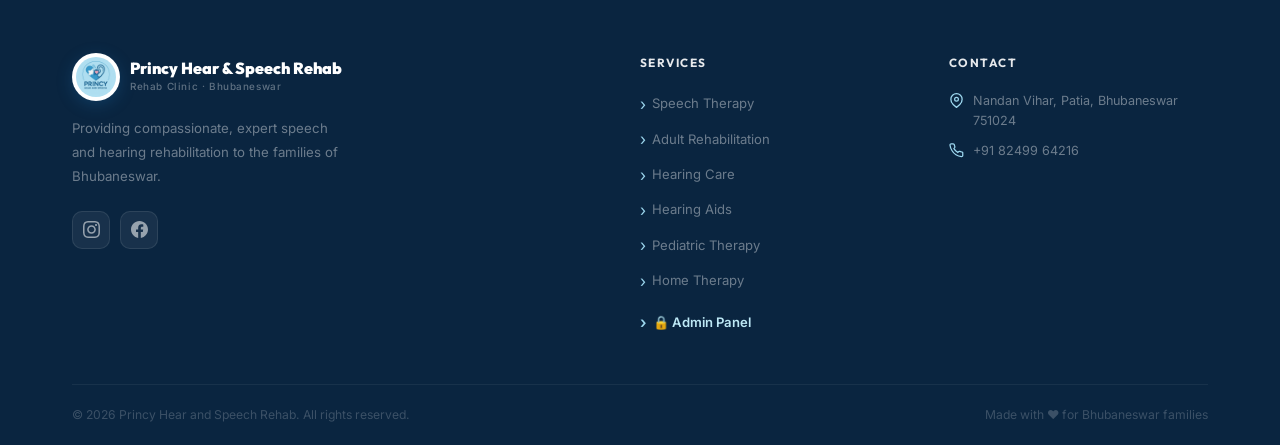
<file: services.html>
<!DOCTYPE html>
<html lang="en">
<head>
  <meta charset="UTF-8"/>
  <meta name="viewport" content="width=device-width, initial-scale=1.0"/>
  <title>Speech Therapy &amp; Hearing Care in Bhubaneswar | Princy Hear &amp; Speech Rehab</title>
  <meta name="description" content="Expert speech therapy, hearing care, pediatric therapy, hearing aids and adult rehabilitation in Bhubaneswar. Book a free consultation at Princy Hear &amp; Speech Rehab."/>
    <link rel="icon" href="/favicon.ico" type="image/x-icon">
  <link rel="apple-touch-icon" href="/favicon.ico">
  <link rel="preconnect" href="https://fonts.googleapis.com"/>
    <link rel="icon" href="/favicon.ico" type="image/x-icon">
  <link rel="apple-touch-icon" href="/favicon.ico">
  <link rel="preconnect" href="https://fonts.gstatic.com" crossorigin/>
  <link href="https://fonts.googleapis.com/css2?family=Outfit:wght@300;400;500;600;700;800;900&family=Inter:wght@300;400;500;600;700&display=swap" rel="stylesheet"/>
  <link rel="stylesheet" href="style.css"/>
  <script src="site-data.js"></script>
  <style>
    #services-full{padding:96px 0;background:#fff}
    .svc-full-grid{display:grid;grid-template-columns:repeat(auto-fit,minmax(300px,1fr));gap:28px}
    .svc-full-card{background:var(--off);border-radius:var(--rl);padding:40px 32px;border:1px solid var(--border);transition:transform var(--tr),box-shadow var(--tr),background var(--tr);position:relative;overflow:hidden}
    .svc-full-card::after{content:'';position:absolute;top:0;left:0;right:0;height:3px;background:linear-gradient(90deg,var(--blue),var(--teal));transform:scaleX(0);transform-origin:left;transition:transform .4s ease}
    .svc-full-card:hover::after{transform:scaleX(1)}
    .svc-full-card:hover{transform:translateY(-8px);box-shadow:var(--sh);background:#fff}
    .sfc-emoji{font-size:3.5rem;display:block;margin-bottom:18px;animation:float 4s ease-in-out infinite}
    .svc-full-card:nth-child(2) .sfc-emoji{animation-delay:.5s}
    .svc-full-card:nth-child(3) .sfc-emoji{animation-delay:1s}
    .svc-full-card:nth-child(4) .sfc-emoji{animation-delay:1.5s}
    .svc-full-card:nth-child(5) .sfc-emoji{animation-delay:2s}
    .svc-full-card:nth-child(6) .sfc-emoji{animation-delay:2.5s}
    .svc-full-card:nth-child(7) .sfc-emoji{animation-delay:3s}
    .svc-full-card h3{font-family:'Outfit',sans-serif;font-size:1.3rem;font-weight:800;color:var(--charcoal);margin-bottom:12px}
    .svc-full-card p{font-size:.92rem;color:var(--body);line-height:1.75;margin-bottom:18px}
    .svc-tags{display:flex;flex-wrap:wrap;gap:7px;margin-bottom:20px}
    .svc-tag{background:var(--sky-lt);color:var(--p-dark);font-size:.72rem;font-weight:600;padding:4px 10px;border-radius:50px;border:1px solid rgba(27,110,168,.2)}
    #process{padding:96px 0;background:var(--off)}
    .process-steps{display:grid;grid-template-columns:repeat(auto-fit,minmax(200px,1fr));gap:20px;position:relative}
    .process-step{text-align:center;padding:32px 20px;background:#fff;border-radius:var(--rl);border:1px solid var(--border);position:relative}
    .step-num{width:56px;height:56px;background:linear-gradient(135deg,#0D4F80,#1B6EA8);border-radius:50%;display:flex;align-items:center;justify-content:center;font-family:'Outfit',sans-serif;font-weight:900;font-size:1.3rem;color:#fff!important;-webkit-text-fill-color:#fff!important;background-clip:unset!important;-webkit-background-clip:unset!important;margin:0 auto 18px;box-shadow:0 6px 24px rgba(27,110,168,.5);border:3px solid rgba(255,255,255,.9);flex-shrink:0}
    .process-step h4{font-family:'Outfit',sans-serif;font-weight:700;color:var(--charcoal);margin-bottom:8px;font-size:1rem}
    .process-step p{font-size:.85rem;color:var(--body);line-height:1.65}
    .acc-strip{height:4px;background:linear-gradient(90deg,var(--p),var(--acc),var(--sky),var(--acc),var(--p));background-size:200% auto;animation:shimmer 4s linear infinite}
    .cta-band-inner h2,.cta-band-inner h3,.stit-white{color:#fff!important;-webkit-text-fill-color:#fff!important;background:none!important;-webkit-background-clip:unset!important}.cta-band-inner h2 em,.stit-white em{color:#BDE8F5!important;-webkit-text-fill-color:#BDE8F5!important}
  </style>
<script type="application/ld+json">
{
  "@context": "https://schema.org",
  "@type": "FAQPage",
  "mainEntity": [
    {
      "@type": "Question",
      "name": "How do I get started with speech therapy at Princy Hear & Speech Rehab?",
      "acceptedAnswer": {
        "@type": "Answer",
        "text": "Simply contact us via WhatsApp or phone to book a free initial consultation. Our team will guide you through the next steps."
      }
    },
    {
      "@type": "Question",
      "name": "What happens during the initial assessment?",
      "acceptedAnswer": {
        "@type": "Answer",
        "text": "Our certified therapist will conduct a thorough evaluation of speech, language, or hearing abilities and discuss your concerns and goals."
      }
    },
    {
      "@type": "Question",
      "name": "How is my personalised treatment plan created?",
      "acceptedAnswer": {
        "@type": "Answer",
        "text": "Based on the assessment, our specialist designs a customised therapy plan with clear milestones tailored to your or your child's specific needs."
      }
    },
    {
      "@type": "Question",
      "name": "How are the therapy sessions conducted?",
      "acceptedAnswer": {
        "@type": "Answer",
        "text": "Sessions are fun, structured, and evidence-based. We use play-based techniques for children and targeted exercises for adults, with regular progress reviews."
      }
    },
    {
      "@type": "Question",
      "name": "When will I see results from speech therapy?",
      "acceptedAnswer": {
        "@type": "Answer",
        "text": "Most families see noticeable improvements within the first few sessions. Progress depends on consistency and the nature of the concern, and we track results at every stage."
      }
    }
  ]
}
</script></head>
<body>
<div class="acc-strip"></div>
<header id="hdr">
  <div class="container">
    <nav class="nav-inner">
      <a href="index.html" class="logo"><img src="logo.png" data-ph-img="logo" alt="Princy Hear and Speech Rehab Logo" class="logo-img"/><div class="logo-text"><span class="logo-name" data-ph-text="general.name">Princy Hear &amp; Speech</span><span class="logo-sub" data-ph-text="general.subName">Rehab Clinic &middot; Bhubaneswar</span></div></a>
      <ul class="nav-links"><li><a href="index.html">Home</a></li><li><a href="services.html" class="active">Services</a></li><li><a href="about.html">About</a></li><li><a href="contact.html">Contact</a></li></ul>
      <div class="nav-actions"><a href="https://wa.me/918249964216?text=Hi%2C%20I%20want%20to%20book%20an%20appointment" target="_blank" rel="noopener" class="btn btn-wa btn-sm"><svg viewBox="0 0 24 24" fill="currentColor"><path d="M17.472 14.382c-.297-.149-1.758-.867-2.03-.967-.273-.099-.471-.148-.67.15-.197.297-.767.966-.94 1.164-.173.199-.347.223-.644.075-.297-.15-1.255-.463-2.39-1.475-.883-.788-1.48-1.761-1.653-2.059-.173-.297-.018-.458.13-.606.134-.133.298-.347.446-.52.149-.174.198-.298.298-.497.099-.198.05-.371-.025-.52-.075-.149-.669-1.612-.916-2.207-.242-.579-.487-.5-.669-.51-.173-.008-.371-.01-.57-.01-.198 0-.52.074-.792.372-.272.297-1.04 1.016-1.04 2.479 0 1.462 1.065 2.875 1.213 3.074.149.198 2.096 3.2 5.077 4.487.709.306 1.262.489 1.694.625.712.227 1.36.195 1.871.118.571-.085 1.758-.719 2.006-1.413.248-.694.248-1.289.173-1.413-.074-.124-.272-.198-.57-.347m-5.421 7.403h-.004a9.87 9.87 0 0 1-5.031-1.378l-.361-.214-3.741.982.998-3.648-.235-.374a9.86 9.86 0 0 1-1.51-5.26c.001-5.45 4.436-9.884 9.888-9.884 2.64 0 5.122 1.03 6.988 2.898a9.825 9.825 0 0 1 2.893 6.994c-.003 5.45-4.437 9.884-9.885 9.884m8.413-18.297A11.815 11.815 0 0 0 12.05 0C5.495 0 .16 5.335.157 11.892c0 2.096.547 4.142 1.588 5.945L.057 24l6.305-1.654a11.882 11.882 0 0 0 5.683 1.448h.005c6.554 0 11.89-5.335 11.893-11.893a11.821 11.821 0 0 0-3.48-8.413Z"/></svg>Book Appointment</a><button class="hmb" id="hmb"><span></span><span></span><span></span></button></div>
    </nav>
  </div>
</header>
<div class="nav-mob" id="nav-mob"><button class="nav-mob-close" id="nav-mob-close">&times;</button><div class="nav-mob-logo"><img src="logo.png" data-ph-img="logo" alt="Logo"/><span data-ph-text="general.name">Princy Hear &amp; Speech</span></div><a href="index.html" onclick="closeMob()">Home</a><a href="services.html" onclick="closeMob()">Services</a><a href="about.html" onclick="closeMob()">About</a><a href="contact.html" onclick="closeMob()">Contact</a><a href="https://wa.me/918249964216" target="_blank" class="btn btn-wa" style="margin-top:10px">Book on WhatsApp</a></div>

<div class="page-hero">
  <div class="hs hs1"></div><div class="hs hs2"></div>
  <div class="container">
    <div class="page-hero-inner">
      <div class="breadcrumb"><a href="index.html">Home</a><span>/</span><span style="color:rgba(255,255,255,.8)">Services</span></div>
      <h1>Our <span>Therapy Services</span></h1>
      <p>Expert, evidence-based speech and hearing care for every patient &rdquo;” from toddlers to seniors. Every service is tailored to your unique needs.</p>
      <a href="https://wa.me/918249964216?text=Hi%2C%20I%20want%20to%20book%20an%20appointment" target="_blank" rel="noopener" class="btn btn-wa btn-lg" style="animation:fadeUp .7s ease .34s both"><svg viewBox="0 0 24 24" fill="currentColor"><path d="M17.472 14.382c-.297-.149-1.758-.867-2.03-.967-.273-.099-.471-.148-.67.15-.197.297-.767.966-.94 1.164-.173.199-.347.223-.644.075-.297-.15-1.255-.463-2.39-1.475-.883-.788-1.48-1.761-1.653-2.059-.173-.297-.018-.458.13-.606.134-.133.298-.347.446-.52.149-.174.198-.298.298-.497.099-.198.05-.371-.025-.52-.075-.149-.669-1.612-.916-2.207-.242-.579-.487-.5-.669-.51-.173-.008-.371-.01-.57-.01-.198 0-.52.074-.792.372-.272.297-1.04 1.016-1.04 2.479 0 1.462 1.065 2.875 1.213 3.074.149.198 2.096 3.2 5.077 4.487.709.306 1.262.489 1.694.625.712.227 1.36.195 1.871.118.571-.085 1.758-.719 2.006-1.413.248-.694.248-1.289.173-1.413-.074-.124-.272-.198-.57-.347m-5.421 7.403h-.004a9.87 9.87 0 0 1-5.031-1.378l-.361-.214-3.741.982.998-3.648-.235-.374a9.86 9.86 0 0 1-1.51-5.26c.001-5.45 4.436-9.884 9.888-9.884 2.64 0 5.122 1.03 6.988 2.898a9.825 9.825 0 0 1 2.893 6.994c-.003 5.45-4.437 9.884-9.885 9.884m8.413-18.297A11.815 11.815 0 0 0 12.05 0C5.495 0 .16 5.335.157 11.892c0 2.096.547 4.142 1.588 5.945L.057 24l6.305-1.654a11.882 11.882 0 0 0 5.683 1.448h.005c6.554 0 11.89-5.335 11.893-11.893a11.821 11.821 0 0 0-3.48-8.413Z"/></svg>Book an Appointment</a>
    </div>
  </div>
</div>

<section id="services-full">
  <div class="container">
    <div class="sec-head"><div class="badge badge-blue fu">What We Offer</div><h2 class="stit fu d1">All Our <span>Services</span></h2><p class="ssub fu d2">Comprehensive, personalized care for every speech and hearing need at every stage of life.</p></div>
    <div class="svc-full-grid">
      <article class="svc-full-card fu d1"><span class="sfc-emoji">&#x1F5E3;&#xFE0F;</span><h3>Speech Therapy</h3><p>Our pediatric speech therapists provide evidence-based interventions for children struggling with stammering, articulation disorders, language delays, and phonological difficulties. Sessions are play-based, engaging, and designed to build confidence alongside communication skills.</p><div class="svc-tags"><span class="svc-tag">Stammering</span><span class="svc-tag">Articulation</span><span class="svc-tag">Language Delay</span><span class="svc-tag">Voice Disorders</span></div><a href="https://wa.me/918249964216?text=Hi%2C%20I%20want%20to%20know%20more%20about%20Speech%20Therapy" target="_blank" rel="noopener" class="btn btn-wa btn-sm"><svg viewBox="0 0 24 24" fill="currentColor"><path d="M17.472 14.382c-.297-.149-1.758-.867-2.03-.967-.273-.099-.471-.148-.67.15-.197.297-.767.966-.94 1.164-.173.199-.347.223-.644.075-.297-.15-1.255-.463-2.39-1.475-.883-.788-1.48-1.761-1.653-2.059-.173-.297-.018-.458.13-.606.134-.133.298-.347.446-.52.149-.174.198-.298.298-.497.099-.198.05-.371-.025-.52-.075-.149-.669-1.612-.916-2.207-.242-.579-.487-.5-.669-.51-.173-.008-.371-.01-.57-.01-.198 0-.52.074-.792.372-.272.297-1.04 1.016-1.04 2.479 0 1.462 1.065 2.875 1.213 3.074.149.198 2.096 3.2 5.077 4.487.709.306 1.262.489 1.694.625.712.227 1.36.195 1.871.118.571-.085 1.758-.719 2.006-1.413.248-.694.248-1.289.173-1.413-.074-.124-.272-.198-.57-.347m-5.421 7.403h-.004a9.87 9.87 0 0 1-5.031-1.378l-.361-.214-3.741.982.998-3.648-.235-.374a9.86 9.86 0 0 1-1.51-5.26c.001-5.45 4.436-9.884 9.888-9.884 2.64 0 5.122 1.03 6.988 2.898a9.825 9.825 0 0 1 2.893 6.994c-.003 5.45-4.437 9.884-9.885 9.884m8.413-18.297A11.815 11.815 0 0 0 12.05 0C5.495 0 .16 5.335.157 11.892c0 2.096.547 4.142 1.588 5.945L.057 24l6.305-1.654a11.882 11.882 0 0 0 5.683 1.448h.005c6.554 0 11.89-5.335 11.893-11.893a11.821 11.821 0 0 0-3.48-8.413Z"/></svg>Enquire Now</a></article>
      <article class="svc-full-card fu d2"><span class="sfc-emoji">&#x1F9E0;</span><h3>Adult Rehabilitation</h3><p>We offer compassionate, comprehensive speech rehabilitation for adults including post-stroke recovery, aphasia management, dysarthria therapy, and voice therapy programs &rdquo;” restoring communication abilities and quality of life.</p><div class="svc-tags"><span class="svc-tag">Post-Stroke</span><span class="svc-tag">Aphasia</span><span class="svc-tag">Dysarthria</span><span class="svc-tag">Voice Therapy</span></div><a href="https://wa.me/918249964216?text=Hi%2C%20I%20want%20to%20know%20more%20about%20Adult%20Rehabilitation" target="_blank" rel="noopener" class="btn btn-wa btn-sm"><svg viewBox="0 0 24 24" fill="currentColor"><path d="M17.472 14.382c-.297-.149-1.758-.867-2.03-.967-.273-.099-.471-.148-.67.15-.197.297-.767.966-.94 1.164-.173.199-.347.223-.644.075-.297-.15-1.255-.463-2.39-1.475-.883-.788-1.48-1.761-1.653-2.059-.173-.297-.018-.458.13-.606.134-.133.298-.347.446-.52.149-.174.198-.298.298-.497.099-.198.05-.371-.025-.52-.075-.149-.669-1.612-.916-2.207-.242-.579-.487-.5-.669-.51-.173-.008-.371-.01-.57-.01-.198 0-.52.074-.792.372-.272.297-1.04 1.016-1.04 2.479 0 1.462 1.065 2.875 1.213 3.074.149.198 2.096 3.2 5.077 4.487.709.306 1.262.489 1.694.625.712.227 1.36.195 1.871.118.571-.085 1.758-.719 2.006-1.413.248-.694.248-1.289.173-1.413-.074-.124-.272-.198-.57-.347m-5.421 7.403h-.004a9.87 9.87 0 0 1-5.031-1.378l-.361-.214-3.741.982.998-3.648-.235-.374a9.86 9.86 0 0 1-1.51-5.26c.001-5.45 4.436-9.884 9.888-9.884 2.64 0 5.122 1.03 6.988 2.898a9.825 9.825 0 0 1 2.893 6.994c-.003 5.45-4.437 9.884-9.885 9.884m8.413-18.297A11.815 11.815 0 0 0 12.05 0C5.495 0 .16 5.335.157 11.892c0 2.096.547 4.142 1.588 5.945L.057 24l6.305-1.654a11.882 11.882 0 0 0 5.683 1.448h.005c6.554 0 11.89-5.335 11.893-11.893a11.821 11.821 0 0 0-3.48-8.413Z"/></svg>Enquire Now</a></article>
      <article class="svc-full-card fu d3"><span class="sfc-emoji">&#x1F442;</span><h3>Hearing Care</h3><p>Comprehensive diagnostic hearing assessments including pure tone audiometry, speech audiometry, and impedance audiometry. We provide accurate evaluation, detailed counseling, and long-term hearing health management for all ages.</p><div class="svc-tags"><span class="svc-tag">Pure Tone Audiometry</span><span class="svc-tag">Tympanometry</span><span class="svc-tag">Hearing Counseling</span></div><a href="https://wa.me/918249964216?text=Hi%2C%20I%20want%20to%20know%20more%20about%20Hearing%20Care" target="_blank" rel="noopener" class="btn btn-wa btn-sm"><svg viewBox="0 0 24 24" fill="currentColor"><path d="M17.472 14.382c-.297-.149-1.758-.867-2.03-.967-.273-.099-.471-.148-.67.15-.197.297-.767.966-.94 1.164-.173.199-.347.223-.644.075-.297-.15-1.255-.463-2.39-1.475-.883-.788-1.48-1.761-1.653-2.059-.173-.297-.018-.458.13-.606.134-.133.298-.347.446-.52.149-.174.198-.298.298-.497.099-.198.05-.371-.025-.52-.075-.149-.669-1.612-.916-2.207-.242-.579-.487-.5-.669-.51-.173-.008-.371-.01-.57-.01-.198 0-.52.074-.792.372-.272.297-1.04 1.016-1.04 2.479 0 1.462 1.065 2.875 1.213 3.074.149.198 2.096 3.2 5.077 4.487.709.306 1.262.489 1.694.625.712.227 1.36.195 1.871.118.571-.085 1.758-.719 2.006-1.413.248-.694.248-1.289.173-1.413-.074-.124-.272-.198-.57-.347m-5.421 7.403h-.004a9.87 9.87 0 0 1-5.031-1.378l-.361-.214-3.741.982.998-3.648-.235-.374a9.86 9.86 0 0 1-1.51-5.26c.001-5.45 4.436-9.884 9.888-9.884 2.64 0 5.122 1.03 6.988 2.898a9.825 9.825 0 0 1 2.893 6.994c-.003 5.45-4.437 9.884-9.885 9.884m8.413-18.297A11.815 11.815 0 0 0 12.05 0C5.495 0 .16 5.335.157 11.892c0 2.096.547 4.142 1.588 5.945L.057 24l6.305-1.654a11.882 11.882 0 0 0 5.683 1.448h.005c6.554 0 11.89-5.335 11.893-11.893a11.821 11.821 0 0 0-3.48-8.413Z"/></svg>Enquire Now</a></article>
      <article class="svc-full-card fu d1"><span class="sfc-emoji">&#x1F50A;</span><h3>Hearing Aids</h3><p>We dispense and fit the latest digital hearing aids from trusted brands, with custom ear molds and ongoing support. Our audiologists ensure optimal programming for your specific hearing profile, with long-term maintenance and follow-up care.</p><div class="svc-tags"><span class="svc-tag">Digital Devices</span><span class="svc-tag">Custom Fitting</span><span class="svc-tag">Long-Term Support</span></div><a href="https://wa.me/918249964216?text=Hi%2C%20I%20want%20to%20know%20more%20about%20Hearing%20Aids" target="_blank" rel="noopener" class="btn btn-wa btn-sm"><svg viewBox="0 0 24 24" fill="currentColor"><path d="M17.472 14.382c-.297-.149-1.758-.867-2.03-.967-.273-.099-.471-.148-.67.15-.197.297-.767.966-.94 1.164-.173.199-.347.223-.644.075-.297-.15-1.255-.463-2.39-1.475-.883-.788-1.48-1.761-1.653-2.059-.173-.297-.018-.458.13-.606.134-.133.298-.347.446-.52.149-.174.198-.298.298-.497.099-.198.05-.371-.025-.52-.075-.149-.669-1.612-.916-2.207-.242-.579-.487-.5-.669-.51-.173-.008-.371-.01-.57-.01-.198 0-.52.074-.792.372-.272.297-1.04 1.016-1.04 2.479 0 1.462 1.065 2.875 1.213 3.074.149.198 2.096 3.2 5.077 4.487.709.306 1.262.489 1.694.625.712.227 1.36.195 1.871.118.571-.085 1.758-.719 2.006-1.413.248-.694.248-1.289.173-1.413-.074-.124-.272-.198-.57-.347m-5.421 7.403h-.004a9.87 9.87 0 0 1-5.031-1.378l-.361-.214-3.741.982.998-3.648-.235-.374a9.86 9.86 0 0 1-1.51-5.26c.001-5.45 4.436-9.884 9.888-9.884 2.64 0 5.122 1.03 6.988 2.898a9.825 9.825 0 0 1 2.893 6.994c-.003 5.45-4.437 9.884-9.885 9.884m8.413-18.297A11.815 11.815 0 0 0 12.05 0C5.495 0 .16 5.335.157 11.892c0 2.096.547 4.142 1.588 5.945L.057 24l6.305-1.654a11.882 11.882 0 0 0 5.683 1.448h.005c6.554 0 11.89-5.335 11.893-11.893a11.821 11.821 0 0 0-3.48-8.413Z"/></svg>Enquire Now</a></article>
      <article class="svc-full-card fu d2"><span class="sfc-emoji">&#x1F476;</span><h3>Pediatric Therapy</h3><p>Fun, engaging therapy sessions specifically designed for toddlers and young children. Early intervention is key &rdquo;” our specialists use play-based techniques to achieve maximum developmental progress in a warm, child-friendly environment.</p><div class="svc-tags"><span class="svc-tag">Early Intervention</span><span class="svc-tag">Play-Based</span><span class="svc-tag">Toddlers</span><span class="svc-tag">Child-Friendly</span></div><a href="https://wa.me/918249964216?text=Hi%2C%20I%20want%20to%20know%20more%20about%20Pediatric%20Therapy" target="_blank" rel="noopener" class="btn btn-wa btn-sm"><svg viewBox="0 0 24 24" fill="currentColor"><path d="M17.472 14.382c-.297-.149-1.758-.867-2.03-.967-.273-.099-.471-.148-.67.15-.197.297-.767.966-.94 1.164-.173.199-.347.223-.644.075-.297-.15-1.255-.463-2.39-1.475-.883-.788-1.48-1.761-1.653-2.059-.173-.297-.018-.458.13-.606.134-.133.298-.347.446-.52.149-.174.198-.298.298-.497.099-.198.05-.371-.025-.52-.075-.149-.669-1.612-.916-2.207-.242-.579-.487-.5-.669-.51-.173-.008-.371-.01-.57-.01-.198 0-.52.074-.792.372-.272.297-1.04 1.016-1.04 2.479 0 1.462 1.065 2.875 1.213 3.074.149.198 2.096 3.2 5.077 4.487.709.306 1.262.489 1.694.625.712.227 1.36.195 1.871.118.571-.085 1.758-.719 2.006-1.413.248-.694.248-1.289.173-1.413-.074-.124-.272-.198-.57-.347m-5.421 7.403h-.004a9.87 9.87 0 0 1-5.031-1.378l-.361-.214-3.741.982.998-3.648-.235-.374a9.86 9.86 0 0 1-1.51-5.26c.001-5.45 4.436-9.884 9.888-9.884 2.64 0 5.122 1.03 6.988 2.898a9.825 9.825 0 0 1 2.893 6.994c-.003 5.45-4.437 9.884-9.885 9.884m8.413-18.297A11.815 11.815 0 0 0 12.05 0C5.495 0 .16 5.335.157 11.892c0 2.096.547 4.142 1.588 5.945L.057 24l6.305-1.654a11.882 11.882 0 0 0 5.683 1.448h.005c6.554 0 11.89-5.335 11.893-11.893a11.821 11.821 0 0 0-3.48-8.413Z"/></svg>Enquire Now</a></article>
      <article class="svc-full-card fu d3"><span class="sfc-emoji">&#x1F3E0;</span><h3>Home Therapy</h3><p>Can't visit the clinic? Our certified therapists come to you. Home therapy sessions provide maximum comfort and convenience for your child or family member, allowing therapy in the environment where they feel most at ease.</p><div class="svc-tags"><span class="svc-tag">At-Home Sessions</span><span class="svc-tag">All Ages</span><span class="svc-tag">Convenient</span></div><a href="https://wa.me/918249964216?text=Hi%2C%20I%20want%20to%20know%20more%20about%20Home%20Therapy" target="_blank" rel="noopener" class="btn btn-wa btn-sm"><svg viewBox="0 0 24 24" fill="currentColor"><path d="M17.472 14.382c-.297-.149-1.758-.867-2.03-.967-.273-.099-.471-.148-.67.15-.197.297-.767.966-.94 1.164-.173.199-.347.223-.644.075-.297-.15-1.255-.463-2.39-1.475-.883-.788-1.48-1.761-1.653-2.059-.173-.297-.018-.458.13-.606.134-.133.298-.347.446-.52.149-.174.198-.298.298-.497.099-.198.05-.371-.025-.52-.075-.149-.669-1.612-.916-2.207-.242-.579-.487-.5-.669-.51-.173-.008-.371-.01-.57-.01-.198 0-.52.074-.792.372-.272.297-1.04 1.016-1.04 2.479 0 1.462 1.065 2.875 1.213 3.074.149.198 2.096 3.2 5.077 4.487.709.306 1.262.489 1.694.625.712.227 1.36.195 1.871.118.571-.085 1.758-.719 2.006-1.413.248-.694.248-1.289.173-1.413-.074-.124-.272-.198-.57-.347m-5.421 7.403h-.004a9.87 9.87 0 0 1-5.031-1.378l-.361-.214-3.741.982.998-3.648-.235-.374a9.86 9.86 0 0 1-1.51-5.26c.001-5.45 4.436-9.884 9.888-9.884 2.64 0 5.122 1.03 6.988 2.898a9.825 9.825 0 0 1 2.893 6.994c-.003 5.45-4.437 9.884-9.885 9.884m8.413-18.297A11.815 11.815 0 0 0 12.05 0C5.495 0 .16 5.335.157 11.892c0 2.096.547 4.142 1.588 5.945L.057 24l6.305-1.654a11.882 11.882 0 0 0 5.683 1.448h.005c6.554 0 11.89-5.335 11.893-11.893a11.821 11.821 0 0 0-3.48-8.413Z"/></svg>Enquire Now</a></article>
    </div>
  </div>
</section>

<section id="process">
  <div class="container">
    <div class="sec-head"><div class="badge badge-blue fu">How It Works</div><h2 class="stit fu d1">Your Journey to <span>Better Communication</span></h2><p class="ssub fu d2">A simple, supportive process from first contact to lasting results.</p></div>
    <div class="process-steps">
      <div class="process-step fu d1"><div class="step-num">1</div><h4>Contact Us</h4><p>Call or WhatsApp us to describe your concern. Our team will guide you to the right specialist.</p></div>
      <div class="process-step fu d2"><div class="step-num">2</div><h4>Initial Assessment</h4><p>A comprehensive evaluation to understand the patient's needs, challenges, and goals.</p></div>
      <div class="process-step fu d3"><div class="step-num">3</div><h4>Personalized Plan</h4><p>We design a customized therapy program with clear milestones and regular progress tracking.</p></div>
      <div class="process-step fu d4"><div class="step-num">4</div><h4>Therapy Sessions</h4><p>Regular, engaging sessions with our certified specialists &rdquo;” in-clinic or at your home.</p></div>
      <div class="process-step fu d5"><div class="step-num">5</div><h4>See Results</h4><p>Watch your loved one grow in confidence, communication, and quality of life.</p></div>
    </div>
  </div>
</section>

<section class="cta-band"><div class="container"><div class="cta-band-inner fu"><h2>Not Sure Which <em>Service You Need?</em></h2><p>Just reach out! Our specialists will guide you to the perfect treatment plan for your child or loved one.</p><div class="cta-btns"><a href="https://wa.me/918249964216?text=Hi%2C%20I%20need%20help%20choosing%20the%20right%20service" target="_blank" rel="noopener" class="btn btn-wa btn-lg"><svg viewBox="0 0 24 24" fill="currentColor"><path d="M17.472 14.382c-.297-.149-1.758-.867-2.03-.967-.273-.099-.471-.148-.67.15-.197.297-.767.966-.94 1.164-.173.199-.347.223-.644.075-.297-.15-1.255-.463-2.39-1.475-.883-.788-1.48-1.761-1.653-2.059-.173-.297-.018-.458.13-.606.134-.133.298-.347.446-.52.149-.174.198-.298.298-.497.099-.198.05-.371-.025-.52-.075-.149-.669-1.612-.916-2.207-.242-.579-.487-.5-.669-.51-.173-.008-.371-.01-.57-.01-.198 0-.52.074-.792.372-.272.297-1.04 1.016-1.04 2.479 0 1.462 1.065 2.875 1.213 3.074.149.198 2.096 3.2 5.077 4.487.709.306 1.262.489 1.694.625.712.227 1.36.195 1.871.118.571-.085 1.758-.719 2.006-1.413.248-.694.248-1.289.173-1.413-.074-.124-.272-.198-.57-.347m-5.421 7.403h-.004a9.87 9.87 0 0 1-5.031-1.378l-.361-.214-3.741.982.998-3.648-.235-.374a9.86 9.86 0 0 1-1.51-5.26c.001-5.45 4.436-9.884 9.888-9.884 2.64 0 5.122 1.03 6.988 2.898a9.825 9.825 0 0 1 2.893 6.994c-.003 5.45-4.437 9.884-9.885 9.884m8.413-18.297A11.815 11.815 0 0 0 12.05 0C5.495 0 .16 5.335.157 11.892c0 2.096.547 4.142 1.588 5.945L.057 24l6.305-1.654a11.882 11.882 0 0 0 5.683 1.448h.005c6.554 0 11.89-5.335 11.893-11.893a11.821 11.821 0 0 0-3.48-8.413Z"/></svg>Chat With Us</a><a href="tel:+918249964216" class="btn btn-ghost btn-lg">&#9742; Call +91 82499 64216</a></div></div></div></section>

<footer id="footer"><div class="container"><div class="fg"><div class="fb"><a href="index.html" class="logo"><img src="logo.png" data-ph-img="logo" alt="Princy Logo" class="logo-img"/><div class="logo-text"><span class="logo-name" data-ph-text="general.name">Princy Hear &amp; Speech</span><span class="logo-sub" data-ph-text="general.subName">Rehab Clinic &middot; Bhubaneswar</span></div></a><p>Providing compassionate, expert speech and hearing rehabilitation to the families of Bhubaneswar.</p><div class="socials"><a href="https://www.instagram.com/princy_hear_and_speech" target="_blank" rel="noopener" class="s-link"><svg viewBox="0 0 24 24"><path d="M12 2.163c3.204 0 3.584.012 4.85.07 3.252.148 4.771 1.691 4.919 4.919.058 1.265.069 1.645.069 4.849 0 3.205-.012 3.584-.069 4.849-.149 3.225-1.664 4.771-4.919 4.919-1.266.058-1.644.07-4.85.07-3.204 0-3.584-.012-4.849-.07-3.26-.149-4.771-1.699-4.919-4.92-.058-1.265-.07-1.644-.07-4.849 0-3.204.013-3.583.07-4.849.149-3.227 1.664-4.771 4.919-4.919 1.266-.057 1.645-.069 4.849-.069zm0-2.163c-3.259 0-3.667.014-4.947.072-4.358.2-6.78 2.618-6.98 6.98-.059 1.281-.073 1.689-.073 4.948 0 3.259.014 3.668.072 4.948.2 4.358 2.618 6.78 6.98 6.98 1.281.058 1.689.072 4.948.072 3.259 0 3.668-.014 4.948-.072 4.354-.2 6.782-2.618 6.979-6.98.059-1.28.073-1.689.073-4.948 0-3.259-.014-3.667-.072-4.947-.196-4.354-2.617-6.78-6.979-6.98-1.281-.059-1.69-.073-4.949-.073zm0 5.838c-3.403 0-6.162 2.759-6.162 6.162s2.759 6.163 6.162 6.163 6.162-2.759 6.162-6.163c0-3.403-2.759-6.162-6.162-6.162zm0 10.162c-2.209 0-4-1.79-4-4 0-2.209 1.791-4 4-4s4 1.791 4 4c0 2.21-1.791 4-4 4zm6.406-11.845c-.796 0-1.441.645-1.441 1.44s.645 1.44 1.441 1.44c.795 0 1.439-.645 1.439-1.44s-.644-1.44-1.439-1.44z"/></svg></a><a href="https://www.facebook.com" target="_blank" rel="noopener" class="s-link"><svg viewBox="0 0 24 24"><path d="M24 12.073c0-6.627-5.373-12-12-12s-12 5.373-12 12c0 5.99 4.388 10.954 10.125 11.854v-8.385H7.078v-3.47h3.047V9.43c0-3.007 1.792-4.669 4.533-4.669 1.312 0 2.686.235 2.686.235v2.953H15.83c-1.491 0-1.956.925-1.956 1.874v2.25h3.328l-.532 3.47h-2.796v8.385C19.612 23.027 24 18.062 24 12.073z"/></svg></a></div></div><div class="fc"><h4>Services</h4><ul><li><a href="services.html">Speech Therapy</a></li><li><a href="services.html">Adult Rehabilitation</a></li><li><a href="services.html">Hearing Care</a></li><li><a href="services.html">Hearing Aids</a></li><li><a href="services.html">Pediatric Therapy</a></li><li><a href="services.html">Home Therapy</a></li><li style="margin-top:6px;"><a href="admin.html" style="color:var(--sky); font-weight:600;">🔒 Admin Panel</a></li></ul></div><div class="fc"><h4>Contact</h4><div class="fnap"><div class="ni"><svg viewBox="0 0 24 24"><path d="M21 10c0 7-9 13-9 13s-9-6-9-13a9 9 0 0 1 18 0z"/><circle cx="12" cy="10" r="3"/></svg><span>Nandan Vihar, Patia, Bhubaneswar 751024</span></div><div class="ni"><svg viewBox="0 0 24 24"><path d="M22 16.92v3a2 2 0 0 1-2.18 2 19.79 19.79 0 0 1-8.63-3.07A19.5 19.5 0 0 1 4.69 12 19.79 19.79 0 0 1 1.61 3.4 2 2 0 0 1 3.6 1.21h3a2 2 0 0 1 2 1.72 12.84 12.84 0 0 0 .7 2.81 2 2 0 0 1-.45 2.11L7.91 8.96a16 16 0 0 0 6.13 6.13l1.11-1.11a2 2 0 0 1 2.11-.45 12.84 12.84 0 0 0 2.81.7A2 2 0 0 1 22 16.92Z" stroke-linecap="round"/></svg><a href="tel:+918249964216">+91 82499 64216</a></div></div></div></div><div class="footer-btm"><p>&copy; 2026 Princy Hear and Speech Rehab. All rights reserved.</p><p>Made with &#10084; for Bhubaneswar families</p></div></div></footer>
<a href="https://wa.me/918249964216" target="_blank" rel="noopener" class="float-wa" data-tip="WhatsApp Us"><svg viewBox="0 0 24 24" fill="#fff"><path d="M17.472 14.382c-.297-.149-1.758-.867-2.03-.967-.273-.099-.471-.148-.67.15-.197.297-.767.966-.94 1.164-.173.199-.347.223-.644.075-.297-.15-1.255-.463-2.39-1.475-.883-.788-1.48-1.761-1.653-2.059-.173-.297-.018-.458.13-.606.134-.133.298-.347.446-.52.149-.174.198-.298.298-.497.099-.198.05-.371-.025-.52-.075-.149-.669-1.612-.916-2.207-.242-.579-.487-.5-.669-.51-.173-.008-.371-.01-.57-.01-.198 0-.52.074-.792.372-.272.297-1.04 1.016-1.04 2.479 0 1.462 1.065 2.875 1.213 3.074.149.198 2.096 3.2 5.077 4.487.709.306 1.262.489 1.694.625.712.227 1.36.195 1.871.118.571-.085 1.758-.719 2.006-1.413.248-.694.248-1.289.173-1.413-.074-.124-.272-.198-.57-.347m-5.421 7.403h-.004a9.87 9.87 0 0 1-5.031-1.378l-.361-.214-3.741.982.998-3.648-.235-.374a9.86 9.86 0 0 1-1.51-5.26c.001-5.45 4.436-9.884 9.888-9.884 2.64 0 5.122 1.03 6.988 2.898a9.825 9.825 0 0 1 2.893 6.994c-.003 5.45-4.437 9.884-9.885 9.884m8.413-18.297A11.815 11.815 0 0 0 12.05 0C5.495 0 .16 5.335.157 11.892c0 2.096.547 4.142 1.588 5.945L.057 24l6.305-1.654a11.882 11.882 0 0 0 5.683 1.448h.005c6.554 0 11.89-5.335 11.893-11.893a11.821 11.821 0 0 0-3.48-8.413Z"/></svg></a>
<a href="tel:+918249964216" class="float-call" data-tip="Call Us"><svg viewBox="0 0 24 24" fill="#fff"><path d="M22 16.92v3a2 2 0 0 1-2.18 2 19.79 19.79 0 0 1-8.63-3.07A19.5 19.5 0 0 1 4.69 12 19.79 19.79 0 0 1 1.61 3.4 2 2 0 0 1 3.6 1.21h3a2 2 0 0 1 2 1.72 12.84 12.84 0 0 0 .7 2.81 2 2 0 0 1-.45 2.11L7.91 8.96a16 16 0 0 0 6.13 6.13l1.11-1.11a2 2 0 0 1 2.11-.45 12.84 12.84 0 0 0 2.81.7A2 2 0 0 1 22 16.92Z"/></svg></a>
<script>const hdr=document.getElementById('hdr');window.addEventListener('scroll',()=>hdr.classList.toggle('sc',window.scrollY>60),{passive:true});const obs=new IntersectionObserver(es=>{es.forEach(e=>{if(e.isIntersecting){e.target.classList.add('vis');obs.unobserve(e.target)}})},{threshold:.1});document.querySelectorAll('.fu,.sr,.sl').forEach(el=>obs.observe(el));const hmb=document.getElementById('hmb'),mob=document.getElementById('nav-mob'),mc=document.getElementById('nav-mob-close');hmb.addEventListener('click',()=>{mob.classList.add('open');hmb.classList.add('open');document.body.classList.add('no-scroll')});function closeMob(){mob.classList.remove('open');hmb.classList.remove('open');document.body.classList.remove('no-scroll')}mc.addEventListener('click',closeMob);const countObs2=new IntersectionObserver(es=>{es.forEach(e=>{if(!e.isIntersecting)return;const el=e.target;const text=el.textContent;const num=parseFloat(text);if(isNaN(num)){countObs2.unobserve(el);return;}let start=0;const dur=1800;const step=ts=>{if(!start)start=ts;const prog=Math.min((ts-start)/dur,1);const ease=1-Math.pow(1-prog,3);el.childNodes[0].textContent=num%1===0?Math.round(ease*num):(ease*num).toFixed(1);if(prog<1)requestAnimationFrame(step);};requestAnimationFrame(step);countObs2.unobserve(el);});},{threshold:.8});document.querySelectorAll('.sb-num').forEach(el=>countObs2.observe(el));</script>
</body></html>
</file>
<file: style.css>
/* ============================================================
   PRINCY HEAR & SPEECH REHAB — style.css v3.0
   COLOR THEORY: Split-Complementary
   Primary:  #1B6EA8 (Steel Blue — trust, calm, medical)
   Tint:     #BDE8F5 (Sky Blue — openness, clarity)
   Accent:   #F4879E (Rose Pink — warmth, compassion, heart)
   Dark:     #0A2540 (Deep Navy — authority, professionalism)
   ============================================================ */

/* GOOGLE FONTS */
@import url('https://fonts.googleapis.com/css2?family=Outfit:wght@300;400;500;600;700;800;900&family=Inter:wght@300;400;500;600;700&display=swap');

/* RESET */
*,*::before,*::after{margin:0;padding:0;box-sizing:border-box}

:root{
  /* ── Brand Palette ── */
  --p:       #1B6EA8;   /* primary steel blue */
  --p-dark:  #0D4F80;   /* primary dark */
  --p-mid:   #2B89C8;   /* primary mid */
  --p-deep:  #0A2540;   /* deep navy */
  --sky:     #BDE8F5;   /* sky blue (logo bg) */
  --sky-lt:  #E8F6FD;   /* lightest sky */
  --sky-md:  #9DD8EF;   /* medium sky */
  --acc:     #F4879E;   /* rose pink accent */
  --acc-dark:#E05E80;   /* darker pink */
  --acc-lt:  #FDE8ED;   /* lightest pink */

  /* ── Neutral Palette ── */
  --white:   #fff;
  --off:     #F0F8FD;   /* off-white with sky tint */
  --charcoal:#0D2B3E;   /* heading text */
  --body:    #3D5F72;   /* body text */
  --muted:   #7A9BAD;   /* muted text / labels */
  --border:  rgba(27,110,168,.14);

  /* ── Shadows ── */
  --sc: 0 4px 24px rgba(27,110,168,.08);
  --sh: 0 20px 60px rgba(27,110,168,.18);
  --sa: 0 8px 32px rgba(244,135,158,.25);

  /* ── Radius ── */
  --rl: 20px; --rm: 14px; --rs: 8px;

  /* ── Transition ── */
  --tr: .35s cubic-bezier(.25,.46,.45,.94);
}

html{scroll-behavior:smooth}
body{font-family:'Inter',sans-serif;color:var(--body);background:var(--white);overflow-x:hidden;line-height:1.65}
::-webkit-scrollbar{width:5px}
::-webkit-scrollbar-track{background:var(--off)}
::-webkit-scrollbar-thumb{background:linear-gradient(var(--p),var(--acc));border-radius:10px}
.container{max-width:1200px;margin:0 auto;padding:0 24px}
a{color:inherit;text-decoration:none}
img{max-width:100%;display:block}

/* ============================================================
   ANIMATIONS
   ============================================================ */

@keyframes fadeUp   {from{opacity:0;transform:translateY(50px)}to{opacity:1;transform:translateY(0)}}
@keyframes fadeIn   {from{opacity:0}to{opacity:1}}
@keyframes slideRight{from{opacity:0;transform:translateX(-60px)}to{opacity:1;transform:translateX(0)}}
@keyframes slideLeft{from{opacity:0;transform:translateX(60px)}to{opacity:1;transform:translateX(0)}}
@keyframes float    {0%,100%{transform:translateY(0)}50%{transform:translateY(-12px)}}
@keyframes floatR   {0%,100%{transform:translateY(0) rotate(3deg)}50%{transform:translateY(-10px) rotate(-3deg)}}
@keyframes pulse-ring{0%{box-shadow:0 0 0 0 rgba(244,135,158,.45)}70%{box-shadow:0 0 0 14px rgba(244,135,158,0)}100%{box-shadow:0 0 0 0 rgba(244,135,158,0)}}
@keyframes pulse-blue{0%{box-shadow:0 0 0 0 rgba(27,110,168,.45)}70%{box-shadow:0 0 0 14px rgba(27,110,168,0)}100%{box-shadow:0 0 0 0 rgba(27,110,168,0)}}
@keyframes shimmer  {0%{background-position:0% 50%}100%{background-position:200% 50%}}
@keyframes spin-slow{to{transform:rotate(360deg)}}
@keyframes blob     {0%,100%{border-radius:60% 40% 30% 70%/60% 30% 70% 40%}50%{border-radius:30% 60% 70% 40%/50% 60% 30% 60%}}
@keyframes wave     {0%{transform:translateX(0)}100%{transform:translateX(-50%)}}
@keyframes count-up {from{opacity:0;transform:translateY(10px)}to{opacity:1;transform:translateY(0)}}
@keyframes heart-beat{0%,100%{transform:scale(1)}15%{transform:scale(1.15)}30%{transform:scale(1)}45%{transform:scale(1.08)}60%{transform:scale(1)}}
@keyframes logo-glow{0%,100%{filter:drop-shadow(0 0 6px rgba(189,232,245,.5))}50%{filter:drop-shadow(0 0 18px rgba(189,232,245,.9))}}
@keyframes type-cursor{0%,100%{opacity:1}50%{opacity:0}}
@keyframes slide-in-up{from{opacity:0;transform:translateY(30px)}to{opacity:1;transform:translateY(0)}}

/* Scroll reveal */
.fu{opacity:0;transform:translateY(40px);transition:opacity .7s ease,transform .7s ease}
.fu.vis{opacity:1;transform:translateY(0)}
.sr{opacity:0;transform:translateX(-55px);transition:opacity .7s ease,transform .7s ease}
.sr.vis{opacity:1;transform:translateX(0)}
.sl{opacity:0;transform:translateX(55px);transition:opacity .7s ease,transform .7s ease}
.sl.vis{opacity:1;transform:translateX(0)}
.fu.d1{transition-delay:.1s}.fu.d2{transition-delay:.22s}.fu.d3{transition-delay:.34s}
.fu.d4{transition-delay:.46s}.fu.d5{transition-delay:.58s}.fu.d6{transition-delay:.7s}

/* ============================================================
   BADGES & LABELS
   ============================================================ */

.badge{display:inline-flex;align-items:center;gap:8px;padding:7px 18px;border-radius:50px;font-family:'Outfit',sans-serif;font-size:.75rem;font-weight:700;letter-spacing:.1em;text-transform:uppercase;margin-bottom:14px}
.badge-blue{background:var(--sky-lt);color:var(--p-dark);border:1px solid rgba(27,110,168,.2)}
.badge-blue::before{content:'';width:7px;height:7px;border-radius:50%;background:var(--p);display:block;flex-shrink:0}
.badge-pink{background:var(--acc-lt);color:var(--acc-dark);border:1px solid rgba(244,135,158,.3)}
.badge-pink::before{content:'♥';font-size:.8rem}
.badge-white{background:rgba(255,255,255,.15);backdrop-filter:blur(10px);color:#fff;border:1px solid rgba(255,255,255,.3)}
.badge-white::before{content:'★';color:#fbbf24;font-size:.85rem}

/* ============================================================
   TYPOGRAPHY
   ============================================================ */

.stit{font-family:'Outfit',sans-serif;font-size:clamp(1.9rem,4vw,2.8rem);font-weight:900;color:var(--charcoal);line-height:1.18;margin-bottom:14px}
.stit span{color:var(--p)}
.stit em{font-style:normal;background:linear-gradient(90deg,var(--p),var(--acc));-webkit-background-clip:text;-webkit-text-fill-color:transparent;background-clip:text}
.stit-white{font-family:'Outfit',sans-serif;font-size:clamp(2rem,4vw,3rem);font-weight:900;color:#fff;line-height:1.2;margin-bottom:14px}
.stit-white em{font-style:normal;background:linear-gradient(90deg,var(--sky),var(--acc));-webkit-background-clip:text;-webkit-text-fill-color:transparent;background-clip:text}
.ssub{font-size:1.05rem;color:var(--body);line-height:1.75;max-width:580px}
.ssub-white{font-size:1.05rem;color:rgba(255,255,255,.75);line-height:1.75;max-width:560px;margin:0 auto 32px}
.sec-head{text-align:center;margin-bottom:60px}
.sec-head .ssub{margin:10px auto 0}

/* ============================================================
   BUTTONS
   ============================================================ */

.btn{display:inline-flex;align-items:center;justify-content:center;gap:9px;border-radius:50px;font-family:'Outfit',sans-serif;font-weight:700;font-size:.95rem;padding:14px 28px;transition:var(--tr);cursor:pointer;border:none;text-decoration:none;position:relative;overflow:hidden;letter-spacing:.01em;white-space:nowrap}
.btn svg{width:18px;height:18px;flex-shrink:0}

/* Primary - steel blue */
.btn-primary{background:linear-gradient(135deg,var(--p),var(--p-dark));color:#fff;box-shadow:0 6px 24px rgba(27,110,168,.35)}
.btn-primary:hover{transform:translateY(-3px);box-shadow:0 12px 36px rgba(27,110,168,.5)}

/* Accent - rose pink */
.btn-accent{background:linear-gradient(135deg,var(--acc),var(--acc-dark));color:#fff;box-shadow:var(--sa)}
.btn-accent:hover{transform:translateY(-3px);box-shadow:0 12px 36px rgba(244,135,158,.5)}

/* Ghost (transparent on dark bg) */
.btn-ghost{background:rgba(255,255,255,.1);backdrop-filter:blur(10px);color:#fff;border:1.5px solid rgba(255,255,255,.3)}
.btn-ghost:hover{background:rgba(255,255,255,.2);transform:translateY(-2px)}

/* Outline */
.btn-outline{background:transparent;color:var(--p);border:2px solid var(--p)}
.btn-outline:hover{background:var(--p);color:#fff;transform:translateY(-2px)}
.btn-outline-pink{background:transparent;color:var(--acc);border:2px solid var(--acc)}
.btn-outline-pink:hover{background:var(--acc);color:#fff;transform:translateY(-2px)}

/* White */
.btn-white{background:#fff;color:var(--p-dark);box-shadow:0 6px 24px rgba(0,0,0,.15)}
.btn-white:hover{background:var(--sky-lt);transform:translateY(-3px);box-shadow:0 12px 36px rgba(0,0,0,.2)}

/* WhatsApp */
.btn-wa{background:linear-gradient(135deg,#25d366,#128c7e);color:#fff;box-shadow:0 6px 24px rgba(37,211,102,.4)}
.btn-wa:hover{transform:translateY(-3px);box-shadow:0 12px 36px rgba(37,211,102,.55)}

/* Sizes */
.btn-sm{padding:10px 22px;font-size:.85rem}
.btn-lg{padding:17px 36px;font-size:1.05rem}

/* ============================================================
   HEADER & NAV
   ============================================================ */

#hdr{position:fixed;top:0;left:0;right:0;z-index:1000;padding:14px 0;transition:all .4s ease}
#hdr.sc{background:rgba(255,255,255,.92);backdrop-filter:blur(24px) saturate(180%);-webkit-backdrop-filter:blur(24px) saturate(180%);border-bottom:1px solid var(--border);box-shadow:var(--sc);padding:10px 0}
.nav-inner{display:flex;align-items:center;justify-content:space-between;gap:16px}

/* Logo */
.logo{display:flex;align-items:center;gap:10px;text-decoration:none;flex-shrink:0}
.logo-img{width:48px;height:48px;border-radius:50%;object-fit:contain;object-position:center;background:#fff;padding:2px;border:2px solid rgba(255,255,255,.6);box-shadow:0 4px 16px rgba(27,110,168,.3);transition:transform .3s,box-shadow .3s;animation:logo-glow 3s ease-in-out infinite;flex-shrink:0}
#hdr.sc .logo-img{border-color:var(--p-mid);box-shadow:0 4px 16px rgba(27,110,168,.2)}
.logo-img:hover{transform:scale(1.08) rotate(-3deg)}
.logo-text{display:flex;flex-direction:column}
.logo-name{font-family:'Outfit',sans-serif;font-weight:900;font-size:1rem;color:#fff;line-height:1.1;white-space:nowrap;transition:color .3s}
#hdr.sc .logo-name{color:var(--charcoal)}
.logo-sub{font-size:.62rem;color:rgba(255,255,255,.55);font-weight:500;letter-spacing:.06em;transition:color .3s}
#hdr.sc .logo-sub{color:var(--muted)}

/* Nav links */
.nav-links{display:flex;align-items:center;gap:4px;list-style:none}
.nav-links a{font-size:.88rem;font-weight:500;color:rgba(255,255,255,.85);transition:color .25s,background .25s;padding:8px 15px;border-radius:50px;position:relative}
#hdr.sc .nav-links a{color:var(--body)}
.nav-links a:hover,.nav-links a.active{color:var(--p);background:rgba(27,110,168,.08)}
#hdr.sc .nav-links a:hover,#hdr.sc .nav-links a.active{background:var(--sky-lt);color:var(--p)}
.nav-links a.active::after{content:'';position:absolute;bottom:4px;left:50%;transform:translateX(-50%);width:16px;height:2px;background:var(--acc);border-radius:2px}

/* Nav actions */
.nav-actions{display:flex;align-items:center;gap:10px;flex-shrink:0}

/* Hamburger */
.hmb{display:none;flex-direction:column;gap:5px;cursor:pointer;padding:5px;background:none;border:none}
.hmb span{display:block;width:22px;height:2px;background:#fff;border-radius:2px;transition:.3s}
#hdr.sc .hmb span{background:var(--charcoal)}
.hmb.open span:nth-child(1){transform:rotate(45deg) translate(5px,5px)}
.hmb.open span:nth-child(2){opacity:0;transform:scaleX(0)}
.hmb.open span:nth-child(3){transform:rotate(-45deg) translate(5px,-5px)}

/* Mobile nav overlay */
.nav-mob{display:none;position:fixed;inset:0;background:linear-gradient(135deg,rgba(10,37,64,.98),rgba(13,79,128,.97));backdrop-filter:blur(20px);z-index:999;flex-direction:column;align-items:center;justify-content:center;gap:8px}
.nav-mob.open{display:flex}
.nav-mob a{font-family:'Outfit',sans-serif;font-size:1.7rem;font-weight:800;color:rgba(255,255,255,.85);padding:14px 40px;border-radius:16px;transition:all .25s;text-align:center;position:relative}
.nav-mob a:hover{color:var(--sky);background:rgba(255,255,255,.06)}
.nav-mob-close{position:absolute;top:22px;right:22px;background:rgba(255,255,255,.08);border:1px solid rgba(255,255,255,.15);color:#fff;width:44px;height:44px;border-radius:50%;display:flex;align-items:center;justify-content:center;cursor:pointer;font-size:1.5rem;transition:var(--tr);line-height:1}
.nav-mob-close:hover{background:rgba(244,135,158,.25);border-color:var(--acc)}
.nav-mob-logo{margin-bottom:24px;display:flex;align-items:center;gap:12px}
.nav-mob-logo img{width:56px;height:56px;border-radius:50%;object-fit:contain;object-position:center;background:#fff;padding:2px;border:2px solid rgba(255,255,255,.3);flex-shrink:0}
.nav-mob-logo span{font-family:'Outfit',sans-serif;font-weight:800;font-size:1.2rem;color:#fff}

/* ============================================================
   WAVE DIVIDERS
   ============================================================ */

.wave-top,.wave-btm{position:relative;overflow:hidden;line-height:0}
.wave-svg{display:block;width:100%;position:relative}
.wave-animated{animation:wave 12s linear infinite}

/* ============================================================
   PAGE HERO (inner pages)
   ============================================================ */

.page-hero{padding:160px 0 80px;background:linear-gradient(135deg,var(--p-deep) 0%,var(--p-dark) 50%,var(--p-mid) 100%);position:relative;overflow:hidden;text-align:center}
.page-hero::before{content:'';position:absolute;inset:0;background:radial-gradient(ellipse at 30% 50%,rgba(189,232,245,.12),transparent 55%)}
.page-hero::after{content:'';position:absolute;inset:0;background:radial-gradient(ellipse at 70% 30%,rgba(244,135,158,.08),transparent 50%)}
.ph-blob{position:absolute;border-radius:60% 40% 30% 70%/60% 30% 70% 40%;animation:blob 8s ease-in-out infinite;opacity:.06;background:var(--sky);pointer-events:none}
.ph-blob-1{width:400px;height:400px;top:-100px;right:-100px;animation-delay:0s}
.ph-blob-2{width:300px;height:300px;bottom:-80px;left:-80px;animation-delay:4s}
.page-hero-inner{position:relative;z-index:2}
.page-hero h1{font-family:'Outfit',sans-serif;font-size:clamp(2.2rem,5vw,3.5rem);font-weight:900;color:#fff;margin-bottom:16px;line-height:1.15;animation:fadeUp .7s ease .1s both}
.page-hero h1 span{background:linear-gradient(90deg,var(--sky),var(--acc));-webkit-background-clip:text;-webkit-text-fill-color:transparent;background-clip:text}
.page-hero p{font-size:1.1rem;color:rgba(255,255,255,.72);max-width:560px;margin:0 auto 28px;line-height:1.75;animation:fadeUp .7s ease .22s both}
.breadcrumb{display:flex;align-items:center;justify-content:center;gap:8px;font-size:.83rem;color:rgba(255,255,255,.5);margin-bottom:18px;animation:fadeUp .6s ease both}
.breadcrumb a{color:rgba(255,255,255,.65);transition:color .25s}
.breadcrumb a:hover{color:var(--sky)}
.breadcrumb span{color:rgba(255,255,255,.35)}

/* ============================================================
   STATS BAR
   ============================================================ */

.stats-bar{background:rgba(255,255,255,.07);backdrop-filter:blur(20px);border-top:1px solid rgba(255,255,255,.1)}
.stats-bar-inner{display:flex;justify-content:space-around;flex-wrap:wrap}
.sb-item{text-align:center;padding:20px 16px;border-right:1px solid rgba(255,255,255,.08);flex:1;min-width:120px;transition:background .3s;cursor:default}
.sb-item:last-child{border-right:none}
.sb-item:hover{background:rgba(255,255,255,.06)}
.sb-num{font-family:'Outfit',sans-serif;font-size:1.8rem;font-weight:900;color:#fff;line-height:1;display:block}
.sb-num span{background:linear-gradient(90deg,var(--sky),var(--acc));-webkit-background-clip:text;-webkit-text-fill-color:transparent;background-clip:text}
.sb-lbl{font-size:.7rem;color:rgba(255,255,255,.5);margin-top:3px;letter-spacing:.05em}

/* ============================================================
   WHY US CARDS
   ============================================================ */

.why-grid{display:grid;grid-template-columns:repeat(auto-fit,minmax(220px,1fr));gap:22px}
.why-card{background:#fff;border-radius:var(--rl);padding:34px 26px;border:1px solid var(--border);box-shadow:var(--sc);transition:transform var(--tr),box-shadow var(--tr);text-align:center;position:relative;overflow:hidden}
.why-card::before{content:'';position:absolute;bottom:0;left:0;right:0;height:3px;background:linear-gradient(90deg,var(--p),var(--acc));transform:scaleX(0);transform-origin:left;transition:transform .4s ease}
.why-card:hover::before{transform:scaleX(1)}
.why-card:hover{transform:translateY(-7px);box-shadow:var(--sh)}
.why-icon{width:66px;height:66px;background:linear-gradient(135deg,var(--sky),var(--p));border-radius:18px;display:flex;align-items:center;justify-content:center;margin:0 auto 18px;box-shadow:0 8px 24px rgba(27,110,168,.28);transition:transform .3s}
.why-card:hover .why-icon{transform:scale(1.1) rotate(-6deg)}
.why-icon svg{width:32px;height:32px;stroke:#fff;fill:none;stroke-width:2}
.why-card h3{font-family:'Outfit',sans-serif;font-size:1.1rem;font-weight:700;color:var(--charcoal);margin-bottom:8px}
.why-card p{font-size:.88rem;color:var(--body);line-height:1.65}

/* Accent why card (pink) */
.why-card.accent .why-icon{background:linear-gradient(135deg,var(--acc-lt),var(--acc))}
.why-card.accent::before{background:linear-gradient(90deg,var(--acc),var(--p))}

/* ============================================================
   SERVICE CARDS
   ============================================================ */

.svc-grid{display:grid;grid-template-columns:repeat(auto-fit,minmax(260px,1fr));gap:22px}
.svc-card{background:var(--off);border-radius:var(--rl);padding:34px 28px;border:1px solid var(--border);transition:transform var(--tr),box-shadow var(--tr),background var(--tr);position:relative;overflow:hidden;cursor:default}
.svc-card::after{content:'';position:absolute;top:0;left:0;right:0;height:3px;background:linear-gradient(90deg,var(--p),var(--acc));transform:scaleX(0);transform-origin:left;transition:transform .4s ease}
.svc-card:hover::after{transform:scaleX(1)}
.svc-card:hover{transform:translateY(-8px);box-shadow:var(--sh);background:#fff}
.svc-emoji{font-size:3rem;margin-bottom:16px;display:block;animation:float 4s ease-in-out infinite}
.svc-card:nth-child(2) .svc-emoji{animation-delay:.4s}
.svc-card:nth-child(3) .svc-emoji{animation-delay:.8s}
.svc-card:nth-child(4) .svc-emoji{animation-delay:1.2s}
.svc-card:nth-child(5) .svc-emoji{animation-delay:1.6s}
.svc-card:nth-child(6) .svc-emoji{animation-delay:2s}
.svc-card h3{font-family:'Outfit',sans-serif;font-size:1.15rem;font-weight:700;color:var(--charcoal);margin-bottom:10px}
.svc-card p{font-size:.88rem;color:var(--body);line-height:1.7;margin-bottom:16px}
.svc-link{display:inline-flex;align-items:center;gap:6px;color:var(--p);font-weight:600;font-size:.84rem;transition:gap .25s,color .25s}
.svc-link:hover{gap:10px;color:var(--acc)}
.svc-link svg{width:14px;height:14px;stroke:currentColor;fill:none;stroke-width:2.5}

/* ============================================================
   TESTIMONIALS
   ============================================================ */

.tm-grid{display:grid;grid-template-columns:repeat(auto-fit,minmax(290px,1fr));gap:22px}
.tm-card{background:var(--off);border-radius:var(--rl);padding:34px;border:1px solid var(--border);position:relative;overflow:hidden;transition:transform var(--tr),box-shadow var(--tr)}
.tm-card::before{content:'\201C';position:absolute;top:10px;right:20px;font-size:7rem;background:linear-gradient(135deg,var(--sky-lt),var(--acc-lt));-webkit-background-clip:text;-webkit-text-fill-color:transparent;background-clip:text;font-family:Georgia,serif;line-height:1;pointer-events:none;opacity:.8}
.tm-card:hover{transform:translateY(-6px);box-shadow:var(--sh)}
.tm-stars{display:flex;gap:3px;margin-bottom:14px}
.tm-stars svg{width:17px;height:17px;fill:var(--acc);stroke:none}
.tm-text{font-size:.95rem;color:var(--body);line-height:1.8;font-style:italic;margin-bottom:22px;position:relative;z-index:1}
.tm-author{display:flex;align-items:center;gap:12px}
.tm-av{width:46px;height:46px;border-radius:50%;display:flex;align-items:center;justify-content:center;font-family:'Outfit',sans-serif;font-weight:800;font-size:1rem;color:#fff;flex-shrink:0;animation:heart-beat 4s ease-in-out infinite}
.av1{background:linear-gradient(135deg,var(--p),var(--p-mid))}
.av2{background:linear-gradient(135deg,var(--p-dark),var(--p))}
.av3{background:linear-gradient(135deg,var(--p-mid),var(--sky-md))}
.av4{background:linear-gradient(135deg,var(--acc-dark),var(--acc))}
.tm-av:nth-child(1){animation-delay:0s}
.tm-av:nth-child(2){animation-delay:1.3s}
.tm-av:nth-child(3){animation-delay:2.6s}
.tm-name{font-family:'Outfit',sans-serif;font-weight:700;color:var(--charcoal);font-size:.92rem}
.tm-role{font-size:.75rem;color:var(--muted)}

/* ============================================================
   CTA BAND
   ============================================================ */

.cta-band{padding:88px 0;background:linear-gradient(135deg,var(--p-deep) 0%,var(--p-dark) 45%,var(--p) 100%);position:relative;overflow:hidden;text-align:center}
.cta-band::before{content:'';position:absolute;inset:0;background:url("data:image/svg+xml,%3Csvg width='40' height='40' viewBox='0 0 40 40' xmlns='http://www.w3.org/2000/svg'%3E%3Cg fill='%23BDE8F5' fill-opacity='0.04'%3E%3Ccircle cx='20' cy='20' r='3'/%3E%3C/g%3E%3C/svg%3E")}
.cta-blob{position:absolute;border-radius:60% 40% 30% 70%/60% 30% 70% 40%;animation:blob 10s ease-in-out infinite;pointer-events:none}
.cta-blob-1{width:500px;height:500px;top:-150px;right:-150px;background:rgba(189,232,245,.06);animation-delay:0s}
.cta-blob-2{width:400px;height:400px;bottom:-120px;left:-100px;background:rgba(244,135,158,.05);animation-delay:5s}
.cta-band-inner{position:relative;z-index:1}
.cta-band-inner h2,.cta-band-inner h3,.cta-band-inner h4,.stit-white{color:#fff!important;-webkit-text-fill-color:#fff!important;background:none!important;-webkit-background-clip:unset!important;background-clip:unset!important}
.cta-band-inner h2 em,.stit-white em{color:#BDE8F5!important;-webkit-text-fill-color:#BDE8F5!important;font-style:normal}
.cta-band-inner p{font-size:1.1rem;color:rgba(255,255,255,.82);max-width:520px;margin:0 auto 34px;line-height:1.75}
.cta-btns{display:flex;flex-wrap:wrap;gap:14px;justify-content:center}

/* Pink accent CTA band variant */
.cta-band-pink{background:linear-gradient(135deg,var(--acc-dark) 0%,var(--acc) 100%)}

/* ============================================================
   CONTACT CARDS
   ============================================================ */

.ci-card{background:#fff;border-radius:28px;padding:44px;box-shadow:var(--sc);border:1px solid var(--border)}
.ci-card h3{font-family:'Outfit',sans-serif;font-size:1.5rem;font-weight:800;color:var(--charcoal);margin-bottom:6px}
.ci-card>.sub{font-size:.88rem;color:var(--muted);margin-bottom:28px}
.ci-item{display:flex;align-items:flex-start;gap:14px;padding:16px 0;border-bottom:1px solid var(--off)}
.ci-item:last-of-type{border-bottom:none}
.ci-ic{width:44px;height:44px;border-radius:12px;background:var(--sky-lt);flex-shrink:0;display:flex;align-items:center;justify-content:center}
.ci-ic svg{width:20px;height:20px;stroke:var(--p);fill:none;stroke-width:2}
.ci-ct label{display:block;font-size:.72rem;font-weight:700;color:var(--muted);text-transform:uppercase;letter-spacing:.08em;margin-bottom:3px}
.ci-ct a,.ci-ct p{color:var(--charcoal);font-weight:600;font-size:.93rem;line-height:1.5}
.ci-ct a:hover{color:var(--p)}
.hr-row{display:flex;justify-content:space-between;gap:12px;font-size:.83rem;padding:3px 0}
.hr-row .dy{color:var(--muted);font-weight:500}
.hr-row .ht{color:var(--charcoal);font-weight:700}
.hr-row .cl{color:var(--acc-dark);font-weight:600}
.map-card{border-radius:28px;overflow:hidden;box-shadow:var(--sc);border:1px solid var(--border);height:100%;min-height:460px}
.map-card iframe{width:100%;height:100%;min-height:460px;border:none;display:block}

/* ============================================================
   CHECKLIST
   ============================================================ */

.checklist{list-style:none;display:flex;flex-direction:column;gap:10px;margin:18px 0 26px}
.checklist li{display:flex;align-items:center;gap:10px;font-size:.93rem;color:var(--body)}
.check-ic{width:22px;height:22px;background:linear-gradient(135deg,var(--acc),var(--acc-dark));border-radius:50%;display:flex;align-items:center;justify-content:center;flex-shrink:0;animation:heart-beat 4s ease-in-out infinite}
.check-ic svg{width:12px;height:12px;stroke:#fff;fill:none;stroke-width:3}
.checklist li:nth-child(2) .check-ic{animation-delay:.5s}
.checklist li:nth-child(3) .check-ic{animation-delay:1s}
.checklist li:nth-child(4) .check-ic{animation-delay:1.5s}

/* ============================================================
   ABOUT VISUAL
   ============================================================ */

.about-vis{background:linear-gradient(135deg,var(--sky-lt),rgba(189,232,245,.4));border-radius:28px;padding:44px 36px;text-align:center;position:relative;overflow:hidden}
.about-vis::before{content:'';position:absolute;inset:0;background:radial-gradient(circle at 30% 70%,rgba(244,135,158,.08) 0%,transparent 50%)}
.about-vis-icon{font-size:4.5rem;margin-bottom:18px;animation:float 4s ease-in-out infinite;display:block}
.about-vis h3{font-family:'Outfit',sans-serif;font-size:1.35rem;font-weight:800;color:var(--charcoal);margin-bottom:18px}
.loc-cards{display:flex;flex-direction:column;gap:11px}
.loc-card{background:rgba(255,255,255,.88);backdrop-filter:blur(10px);border-radius:13px;padding:13px 16px;display:flex;align-items:flex-start;gap:12px;border:1px solid rgba(255,255,255,.9);box-shadow:0 4px 14px rgba(27,110,168,.07);transition:var(--tr)}
.loc-card:hover{transform:translateX(4px);box-shadow:0 6px 20px rgba(27,110,168,.12)}
.loc-card svg{width:20px;height:20px;stroke:var(--p);fill:none;stroke-width:2;flex-shrink:0;margin-top:2px}
.loc-card strong{display:block;font-weight:700;color:var(--charcoal);font-size:.9rem}
.loc-card span{display:block;font-size:.76rem;color:var(--muted);margin-top:1px;line-height:1.5}

/* ============================================================
   DOCTOR CARD
   ============================================================ */

.doc-card-wrap{perspective:1200px}
.doc-card{background:linear-gradient(135deg,rgba(255,255,255,.14),rgba(189,232,245,.06));backdrop-filter:blur(20px);border:1px solid rgba(255,255,255,.22);border-radius:28px;padding:36px 32px;position:relative;overflow:hidden;transform-style:preserve-3d;transition:transform .4s ease;text-align:center}
.doc-card::before{content:'';position:absolute;top:-50%;left:-50%;width:200%;height:200%;background:radial-gradient(circle,rgba(189,232,245,.1) 0%,transparent 60%);pointer-events:none}
.doc-card::after{content:'';position:absolute;bottom:0;left:0;right:0;height:2px;background:linear-gradient(90deg,var(--sky),var(--acc),var(--sky));opacity:.6}
.doc-avatar{width:160px;height:160px;border-radius:50%;margin:0 auto 18px;background:linear-gradient(135deg,rgba(189,232,245,.3),rgba(27,110,168,.4));display:flex;align-items:center;justify-content:center;font-size:4.5rem;position:relative;border:3px solid rgba(255,255,255,.3);box-shadow:0 8px 32px rgba(0,0,0,.2)}
.doc-avatar-badge{position:absolute;bottom:6px;right:6px;width:38px;height:38px;background:linear-gradient(135deg,var(--acc),var(--acc-dark));border-radius:50%;display:flex;align-items:center;justify-content:center;font-size:1.1rem;border:2px solid rgba(255,255,255,.8);box-shadow:0 4px 12px rgba(244,135,158,.5);animation:heart-beat 3s ease-in-out infinite}
.doc-name{font-family:'Outfit',sans-serif;font-size:1.25rem;font-weight:800;color:#fff;margin-bottom:4px}
.doc-role{font-size:.82rem;color:rgba(255,255,255,.65);margin-bottom:16px;line-height:1.5}
.doc-since{display:inline-flex;align-items:center;gap:6px;background:rgba(255,255,255,.12);padding:6px 14px;border-radius:50px;font-size:.78rem;color:rgba(255,255,255,.85);font-weight:600;border:1px solid rgba(255,255,255,.15)}
.doc-since span{color:var(--acc);font-size:1rem}
.doc-float{position:absolute;bottom:16px;right:16px;background:rgba(255,255,255,.95);backdrop-filter:blur(12px);border-radius:16px;padding:11px 16px;border:1px solid var(--border);box-shadow:var(--sc);display:flex;align-items:center;gap:10px}
.doc-float-ic{width:38px;height:38px;background:linear-gradient(135deg,#25d366,#128c7e);border-radius:50%;display:flex;align-items:center;justify-content:center;flex-shrink:0}
.doc-float-ic svg{width:19px;height:19px;fill:#fff}
.doc-float-tx small{display:block;font-size:.68rem;color:var(--muted)}
.doc-float-tx strong{display:block;font-size:.88rem;color:var(--charcoal);font-family:'Outfit',sans-serif;font-weight:700}

/* ============================================================
   FOOTER
   ============================================================ */

#footer{background:var(--p-deep);padding:60px 0 0}
.fg{display:grid;grid-template-columns:2fr 1fr 1fr;gap:50px;padding-bottom:48px;border-bottom:1px solid rgba(255,255,255,.06)}
.fb .logo{margin-bottom:16px}
.fb .logo-name,.fb .logo-name:hover{color:#fff!important}
.fb .logo-sub{color:rgba(255,255,255,.35)!important}
.fb>p{font-size:.83rem;color:rgba(255,255,255,.4);line-height:1.8;max-width:280px;margin-bottom:22px}

/* Social links */
.socials{display:flex;gap:10px}
.s-link{width:38px;height:38px;border-radius:10px;background:rgba(255,255,255,.06);border:1px solid rgba(255,255,255,.09);display:flex;align-items:center;justify-content:center;transition:var(--tr)}
.s-link:hover{background:var(--p);border-color:var(--p);transform:translateY(-3px)}
.s-link.pink:hover{background:var(--acc);border-color:var(--acc)}
.s-link svg{width:17px;height:17px;fill:rgba(255,255,255,.55);transition:fill .25s}
.s-link:hover svg{fill:#fff}

/* Footer columns */
.fc h4{font-family:'Outfit',sans-serif;font-size:.74rem;font-weight:700;color:rgba(255,255,255,.9);margin-bottom:18px;text-transform:uppercase;letter-spacing:.12em}
.fc ul{list-style:none;display:flex;flex-direction:column;gap:9px}
.fc ul li a{color:rgba(255,255,255,.4);font-size:.82rem;transition:color .25s;display:flex;align-items:center;gap:6px}
.fc ul li a::before{content:'›';color:var(--sky-md);font-size:1rem}
.fc ul li a:hover{color:var(--sky)}
.fnap{display:flex;flex-direction:column;gap:10px}
.ni{display:flex;align-items:flex-start;gap:9px}
.ni svg{width:15px;height:15px;stroke:var(--sky-md);fill:none;stroke-width:2;flex-shrink:0;margin-top:2px}
.ni span,.ni a{font-size:.79rem;color:rgba(255,255,255,.4);line-height:1.6;transition:color .25s}
.ni a:hover{color:var(--sky)}

/* Footer bottom */
.footer-btm{padding:20px 0;display:flex;justify-content:space-between;align-items:center;flex-wrap:wrap;gap:10px}
.footer-btm p{font-size:.76rem;color:rgba(255,255,255,.2)}
.footer-acc{display:flex;align-items:center;gap:6px;font-size:.76rem;color:rgba(255,255,255,.2)}
.footer-acc span{color:var(--acc);animation:heart-beat 2.5s ease-in-out infinite}

/* ============================================================
   FLOATING BUTTONS
   ============================================================ */

.float-wa{position:fixed;bottom:88px;right:24px;z-index:999;width:54px;height:54px;border-radius:50%;background:linear-gradient(135deg,#25d366,#128c7e);display:flex;align-items:center;justify-content:center;box-shadow:0 6px 24px rgba(37,211,102,.45);text-decoration:none;transition:var(--tr);animation:pulse-ring 2.5s ease-in-out infinite}
.float-wa:hover{transform:scale(1.12)}
.float-wa svg{width:26px;height:26px;fill:#fff}
.float-call{position:fixed;bottom:22px;right:24px;z-index:999;width:54px;height:54px;border-radius:50%;background:linear-gradient(135deg,var(--p),var(--p-mid));display:flex;align-items:center;justify-content:center;box-shadow:0 6px 24px rgba(27,110,168,.45);text-decoration:none;transition:var(--tr);animation:pulse-blue 3s ease-in-out infinite}
.float-call:hover{transform:scale(1.12)}
.float-call svg{width:24px;height:24px;fill:#fff}

/* Tooltip on float buttons */
.float-wa::before,.float-call::before{content:attr(data-tip);position:absolute;right:62px;background:var(--charcoal);color:#fff;font-size:.74rem;font-weight:600;white-space:nowrap;padding:5px 10px;border-radius:6px;opacity:0;pointer-events:none;transition:opacity .25s;font-family:'Inter',sans-serif}
.float-wa:hover::before,.float-call:hover::before{opacity:1}

/* ============================================================
   LAYOUT HELPERS
   ============================================================ */

.two-col{display:grid;grid-template-columns:1fr 1fr;gap:50px;align-items:center}
.two-col-contact{display:grid;grid-template-columns:1fr 1fr;gap:36px}

/* ============================================================
   FULL SERVICES PAGE
   ============================================================ */

.svc-full-grid{display:grid;grid-template-columns:repeat(auto-fit,minmax(300px,1fr));gap:28px}
.svc-full-card{background:var(--off);border-radius:var(--rl);padding:40px 32px;border:1px solid var(--border);transition:transform var(--tr),box-shadow var(--tr),background var(--tr);position:relative;overflow:hidden}
.svc-full-card::after{content:'';position:absolute;top:0;left:0;right:0;height:3px;background:linear-gradient(90deg,var(--p),var(--acc));transform:scaleX(0);transform-origin:left;transition:transform .4s ease}
.svc-full-card:hover::after{transform:scaleX(1)}
.svc-full-card:hover{transform:translateY(-8px);box-shadow:var(--sh);background:#fff}
.sfc-emoji{font-size:3.5rem;display:block;margin-bottom:18px;animation:float 4s ease-in-out infinite}
.svc-full-card:nth-child(2) .sfc-emoji{animation-delay:.5s}
.svc-full-card:nth-child(3) .sfc-emoji{animation-delay:1s}
.svc-full-card:nth-child(4) .sfc-emoji{animation-delay:1.5s}
.svc-full-card:nth-child(5) .sfc-emoji{animation-delay:2s}
.svc-full-card:nth-child(6) .sfc-emoji{animation-delay:2.5s}
.svc-full-card h3{font-family:'Outfit',sans-serif;font-size:1.3rem;font-weight:800;color:var(--charcoal);margin-bottom:12px}
.svc-full-card p{font-size:.92rem;color:var(--body);line-height:1.75;margin-bottom:18px}
.svc-tags{display:flex;flex-wrap:wrap;gap:7px;margin-bottom:20px}
.svc-tag{background:var(--sky-lt);color:var(--p-dark);font-size:.72rem;font-weight:600;padding:4px 10px;border-radius:50px;border:1px solid rgba(27,110,168,.15)}

/* Process steps */
.process-steps{display:grid;grid-template-columns:repeat(auto-fit,minmax(180px,1fr));gap:18px}
.process-step{text-align:center;padding:30px 18px;background:#fff;border-radius:var(--rl);border:1px solid var(--border);position:relative;transition:var(--tr)}
.process-step:hover{transform:translateY(-5px);box-shadow:var(--sh)}
.step-num{width:50px;height:50px;background:linear-gradient(135deg,var(--p),var(--acc));border-radius:50%;display:flex;align-items:center;justify-content:center;font-family:'Outfit',sans-serif;font-weight:900;font-size:1.1rem;color:#fff;margin:0 auto 14px;box-shadow:0 6px 20px rgba(27,110,168,.3)}
.process-step h4{font-family:'Outfit',sans-serif;font-weight:700;color:var(--charcoal);margin-bottom:8px;font-size:.98rem}
.process-step p{font-size:.84rem;color:var(--body);line-height:1.65}

/* About page */
.values-grid{display:grid;grid-template-columns:repeat(auto-fit,minmax(210px,1fr));gap:22px}
.val-card{background:#fff;border-radius:var(--rl);padding:32px 24px;border:1px solid var(--border);box-shadow:var(--sc);text-align:center;transition:transform var(--tr),box-shadow var(--tr)}
.val-card:hover{transform:translateY(-6px);box-shadow:var(--sh)}
.val-emoji{font-size:2.8rem;display:block;margin-bottom:14px;animation:floatR 5s ease-in-out infinite}
.val-card:nth-child(2) .val-emoji{animation-delay:.8s}
.val-card:nth-child(3) .val-emoji{animation-delay:1.6s}
.val-card:nth-child(4) .val-emoji{animation-delay:2.4s}
.val-card h3{font-family:'Outfit',sans-serif;font-weight:700;color:var(--charcoal);font-size:1.05rem;margin-bottom:8px}
.val-card p{font-size:.86rem;color:var(--body);line-height:1.65}
.team-grid{display:grid;grid-template-columns:repeat(auto-fit,minmax(240px,1fr));gap:24px}
.team-card{background:var(--off);border-radius:var(--rl);padding:36px 24px;border:1px solid var(--border);text-align:center;transition:transform var(--tr),box-shadow var(--tr)}
.team-card:hover{transform:translateY(-6px);box-shadow:var(--sh)}
.team-av{width:100px;height:100px;border-radius:50%;margin:0 auto 16px;background:linear-gradient(135deg,var(--sky),var(--p));display:flex;align-items:center;justify-content:center;font-size:2.8rem;border:3px solid rgba(27,110,168,.2);box-shadow:0 6px 20px rgba(27,110,168,.18)}
.team-card h3{font-family:'Outfit',sans-serif;font-weight:800;color:var(--charcoal);font-size:1.1rem;margin-bottom:4px}
.team-card .role{font-size:.82rem;color:var(--p);font-weight:600;margin-bottom:10px}
.team-card p{font-size:.84rem;color:var(--body);line-height:1.65}
.stats-grid{display:grid;grid-template-columns:repeat(auto-fit,minmax(150px,1fr));gap:18px}
.stat-box{text-align:center;padding:26px 16px;background:rgba(255,255,255,.08);border-radius:var(--rl);border:1px solid rgba(255,255,255,.12);backdrop-filter:blur(10px);transition:var(--tr)}
.stat-box:hover{background:rgba(255,255,255,.14);transform:translateY(-4px)}
.stat-box .num{font-family:'Outfit',sans-serif;font-size:2.5rem;font-weight:900;background:linear-gradient(135deg,#fff,var(--sky));-webkit-background-clip:text;-webkit-text-fill-color:transparent;background-clip:text;display:block;line-height:1;margin-bottom:6px}
.stat-box .lbl{font-size:.78rem;color:rgba(255,255,255,.58);letter-spacing:.04em}

/* Contact page */
.faq-list{max-width:760px;margin:0 auto;display:flex;flex-direction:column;gap:14px}
.faq-item{background:#fff;border-radius:var(--rm);border:1px solid var(--border);overflow:hidden;transition:box-shadow .3s}
.faq-item:hover{box-shadow:var(--sc)}
.faq-q{padding:20px 24px;font-family:'Outfit',sans-serif;font-weight:700;color:var(--charcoal);font-size:.97rem;cursor:pointer;display:flex;justify-content:space-between;align-items:center;transition:background .25s,color .25s;gap:12px}
.faq-q:hover{background:var(--sky-lt);color:var(--p)}
.faq-item.open .faq-q{background:var(--sky-lt);color:var(--p)}
.faq-q svg{width:18px;height:18px;stroke:var(--p);fill:none;stroke-width:2.5;flex-shrink:0;transition:transform .3s}
.faq-item.open .faq-q svg{transform:rotate(45deg)}
.faq-a{max-height:0;overflow:hidden;transition:max-height .4s ease,padding .3s ease;padding:0 24px;font-size:.9rem;color:var(--body);line-height:1.75}
.faq-item.open .faq-a{max-height:200px;padding:0 24px 18px}
.wa-cta{background:linear-gradient(135deg,rgba(189,232,245,.2),rgba(27,110,168,.08));border-radius:28px;padding:48px 40px;border:2px solid rgba(27,110,168,.15);text-align:center;margin-top:36px;position:relative;overflow:hidden}
.wa-cta::before{content:'♥';position:absolute;font-size:8rem;top:-20px;right:20px;opacity:.04;color:var(--acc)}
.wa-cta h3{font-family:'Outfit',sans-serif;font-size:1.6rem;font-weight:800;color:var(--charcoal);margin-bottom:10px}
.wa-cta p{font-size:.95rem;color:var(--body);line-height:1.7;max-width:440px;margin:0 auto 24px}
.wa-num{font-family:'Outfit',sans-serif;font-size:1.5rem;font-weight:900;color:var(--p);margin-bottom:20px;display:block}
.ci-btns-row{display:flex;flex-direction:column;gap:11px;margin-top:22px}
.contact-layout{display:grid;grid-template-columns:1fr 1fr;gap:36px;align-items:start}

/* ============================================================
   RESPONSIVE BREAKPOINTS
   ============================================================ */

/* Large Desktop */
@media(max-width:1280px){
  .container{padding:0 32px}
}

/* Tablet landscape / small desktop */
@media(max-width:1024px){
  .two-col,.two-col-contact,.contact-layout{grid-template-columns:1fr}
  .doc-card-wrap{max-width:400px;margin:0 auto}
  .fg{grid-template-columns:1fr 1fr}
  .nav-links{gap:2px}
  .nav-links a{padding:7px 10px;font-size:.84rem}
}

/* Tablet */
@media(max-width:900px){
  .fg{grid-template-columns:1fr 1fr}
  .about-grid{grid-template-columns:1fr}
}

/* Mobile landscape */
@media(max-width:768px){
  .nav-links,.nav-actions .btn-wa{display:none}
  .hmb{display:flex}
  .fg{grid-template-columns:1fr}
  .stats-bar-inner{flex-wrap:wrap}
  .sb-item{min-width:50%;border-right:none;border-bottom:1px solid rgba(255,255,255,.06)}
  .sb-item:last-child{border-bottom:none}
  .sec-head{margin-bottom:44px}
  .why-grid{grid-template-columns:repeat(2,1fr)}
  .svc-grid,.svc-full-grid{grid-template-columns:1fr}
  .tm-grid{grid-template-columns:1fr}
  .process-steps{grid-template-columns:repeat(2,1fr)}
  .stats-grid{grid-template-columns:repeat(2,1fr)}
  .values-grid{grid-template-columns:repeat(2,1fr)}
  .team-grid{grid-template-columns:1fr}
  .ci-card{padding:28px 22px}
  .map-card{min-height:320px}
  .map-card iframe{min-height:320px}
  .wa-cta{padding:36px 24px}
  .page-hero{padding:130px 0 60px}
}

/* Mobile portrait */
@media(max-width:480px){
  .container{padding:0 16px}
  .hero-btns,.cta-btns{flex-direction:column;align-items:center}
  .btn-lg{width:100%;max-width:340px;justify-content:center}
  .why-grid{grid-template-columns:1fr}
  .process-steps{grid-template-columns:1fr}
  .stats-grid{grid-template-columns:repeat(2,1fr)}
  .values-grid{grid-template-columns:1fr}
  .svc-tags{gap:5px}
  .fg{grid-template-columns:1fr}
  .footer-btm{flex-direction:column;text-align:center}
  .float-wa::before,.float-call::before{display:none}
  .page-hero{padding:120px 0 50px}
  .page-hero h1{font-size:1.9rem}
  .ci-card{padding:22px 16px}
}

/* Extra small */
@media(max-width:360px){
  .logo-name{font-size:.88rem}
  .logo-sub{font-size:.56rem}
  .stats-grid{grid-template-columns:1fr}
}

/* Shared misc */
body.no-scroll{overflow:hidden}
.about-grid{display:grid;grid-template-columns:1fr 1fr;gap:52px;align-items:center}
@media(max-width:1024px){.about-grid{grid-template-columns:1fr}}
</file>
